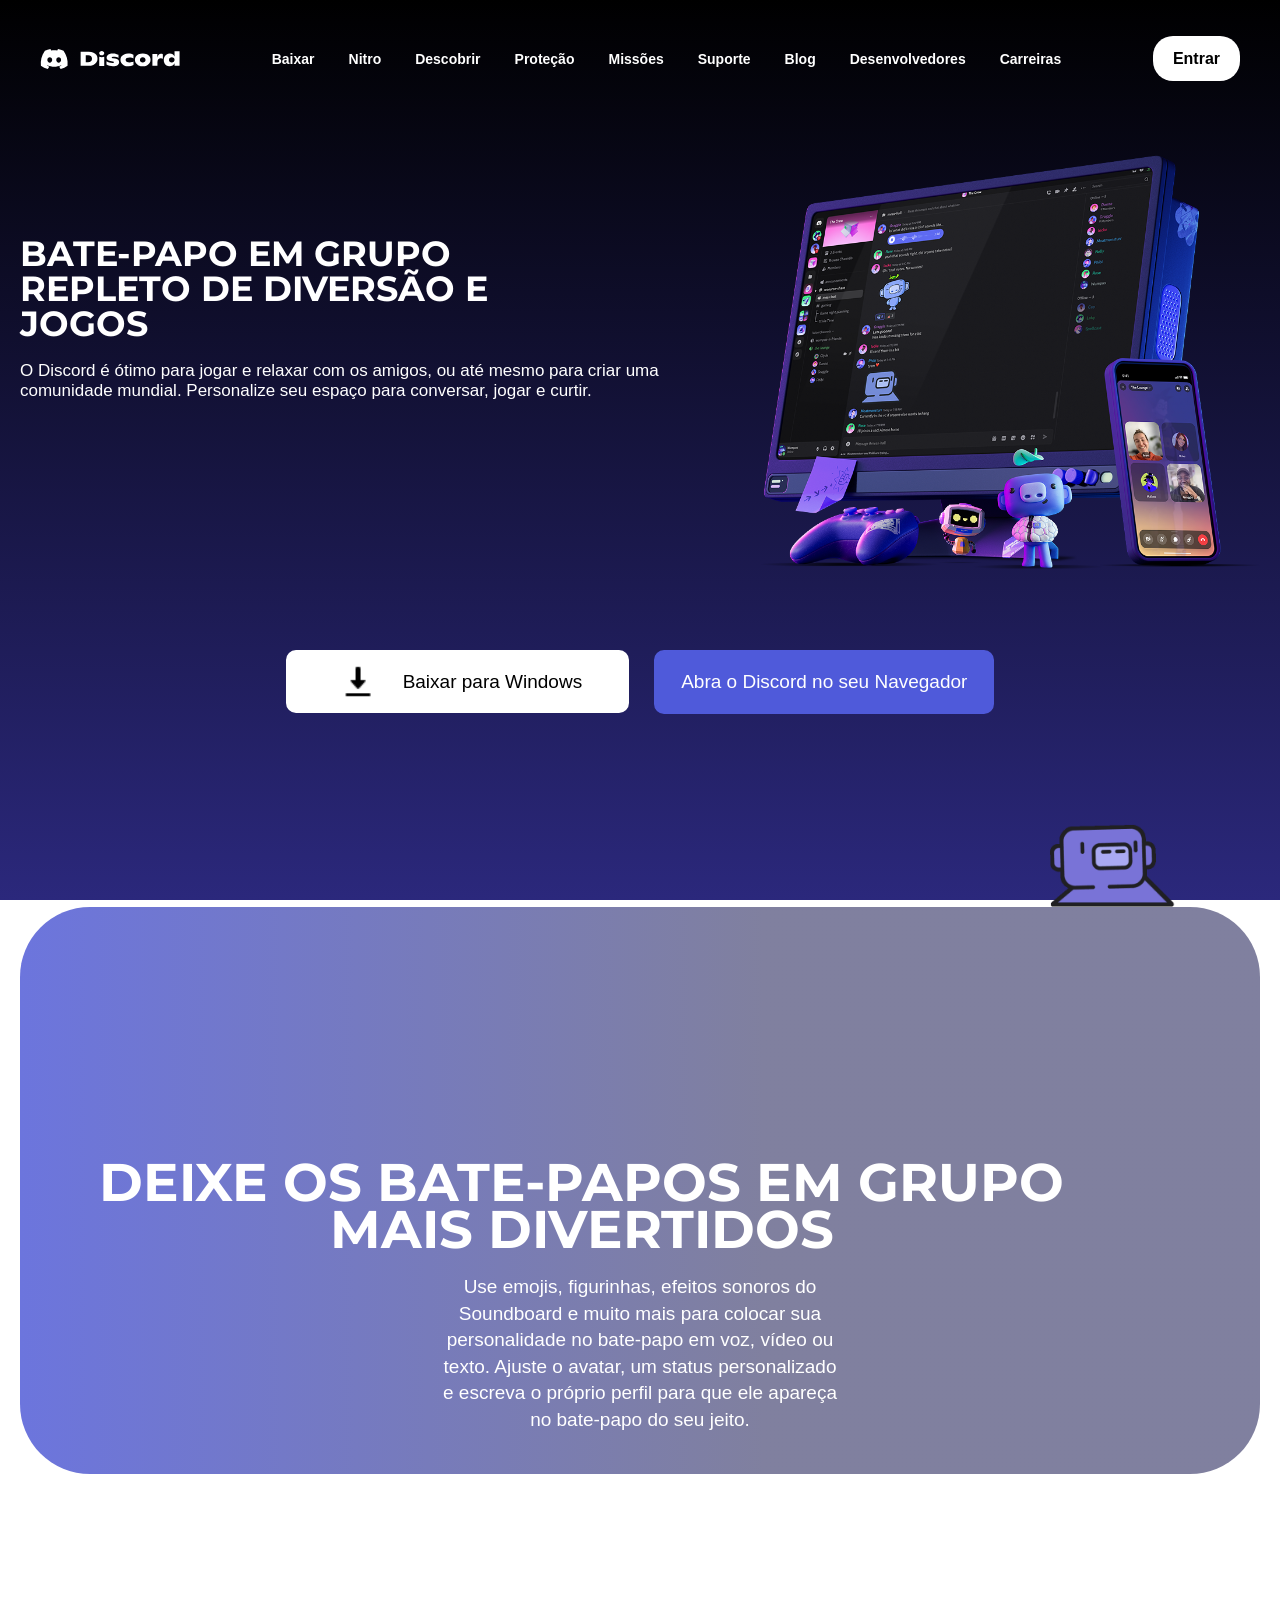
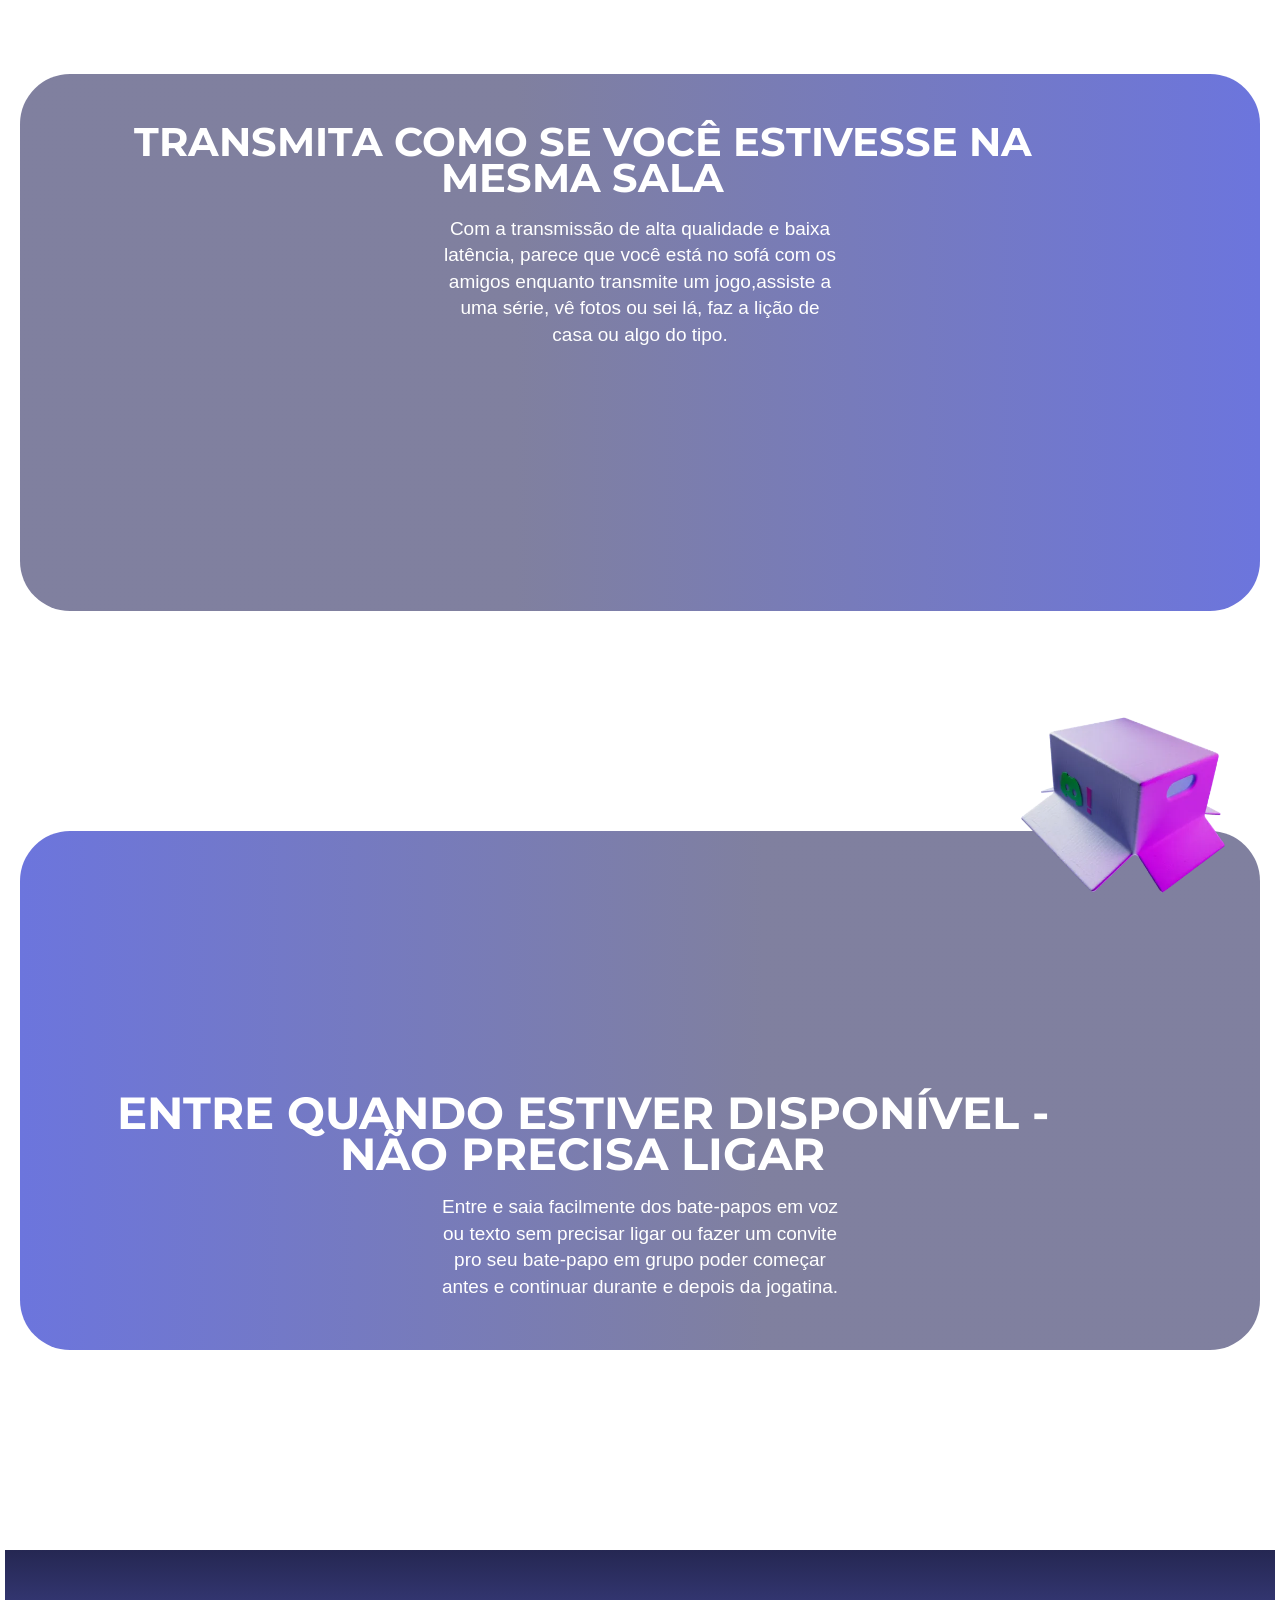
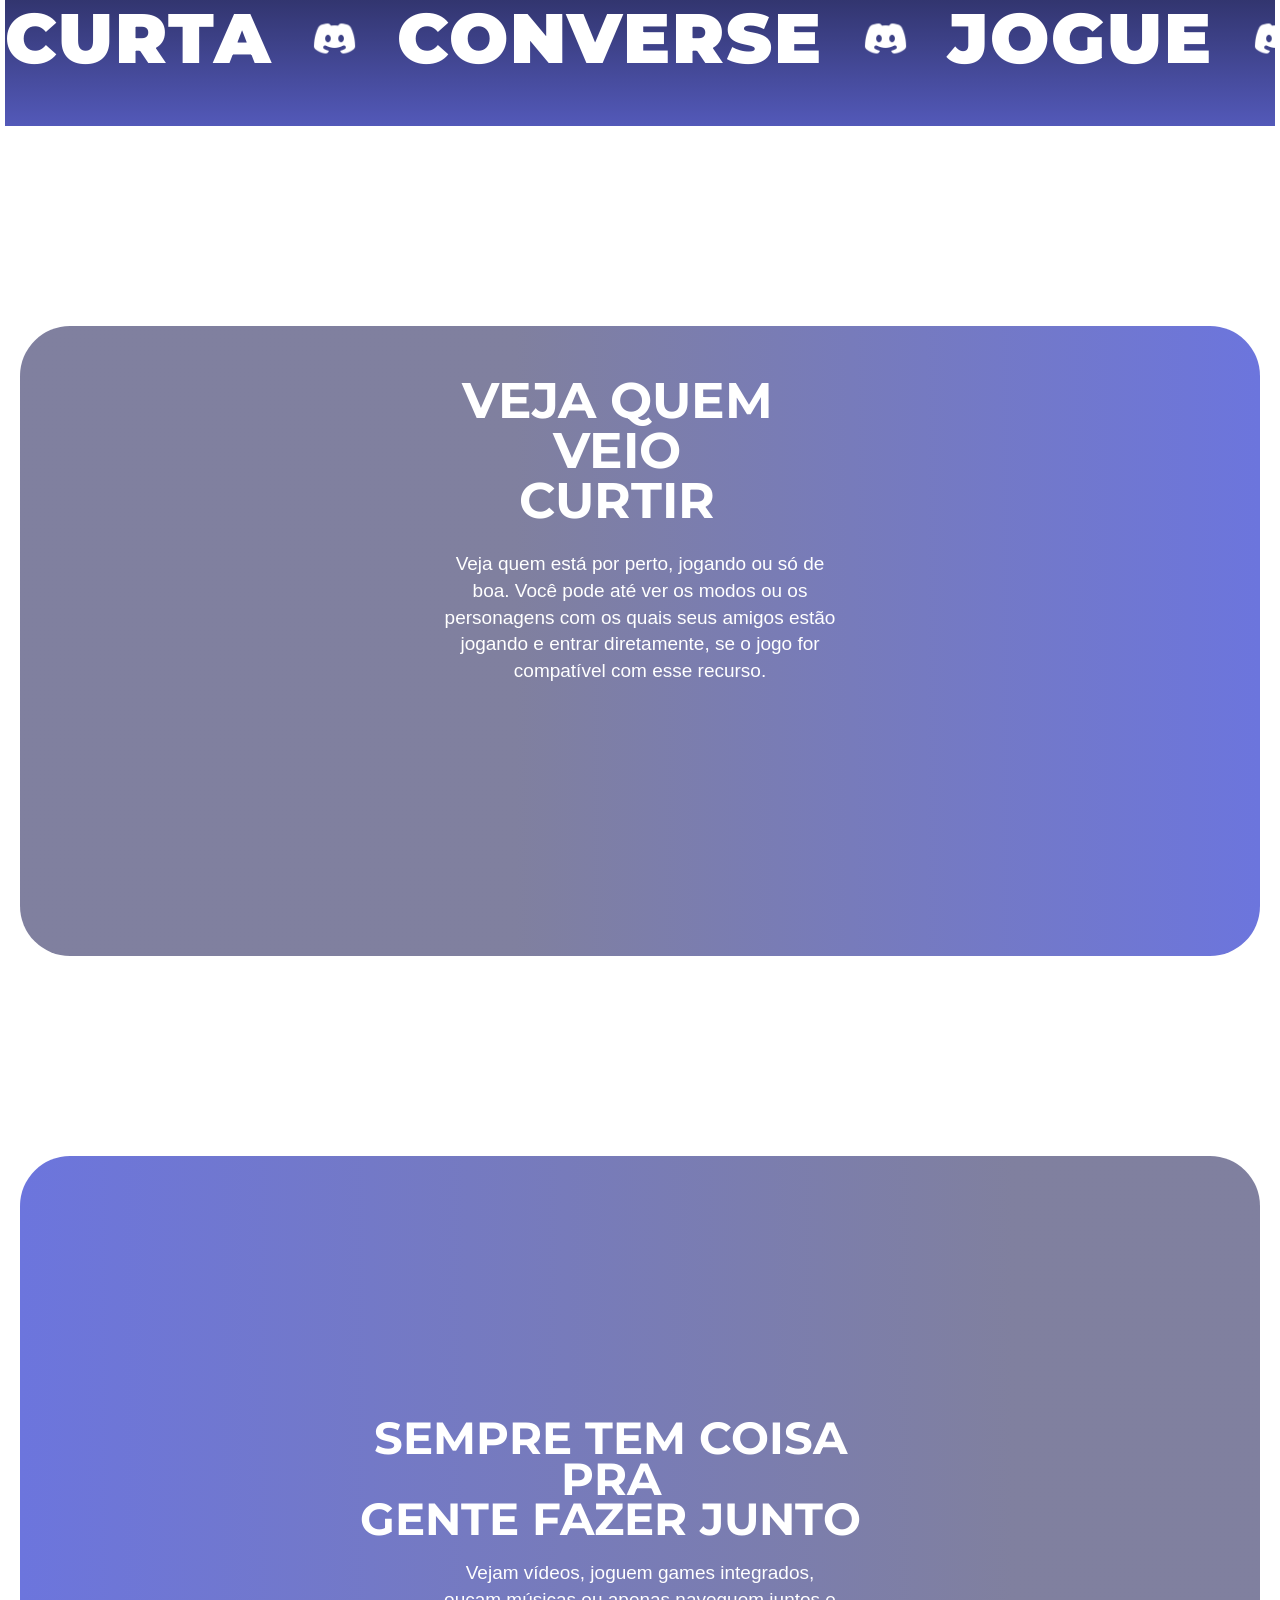
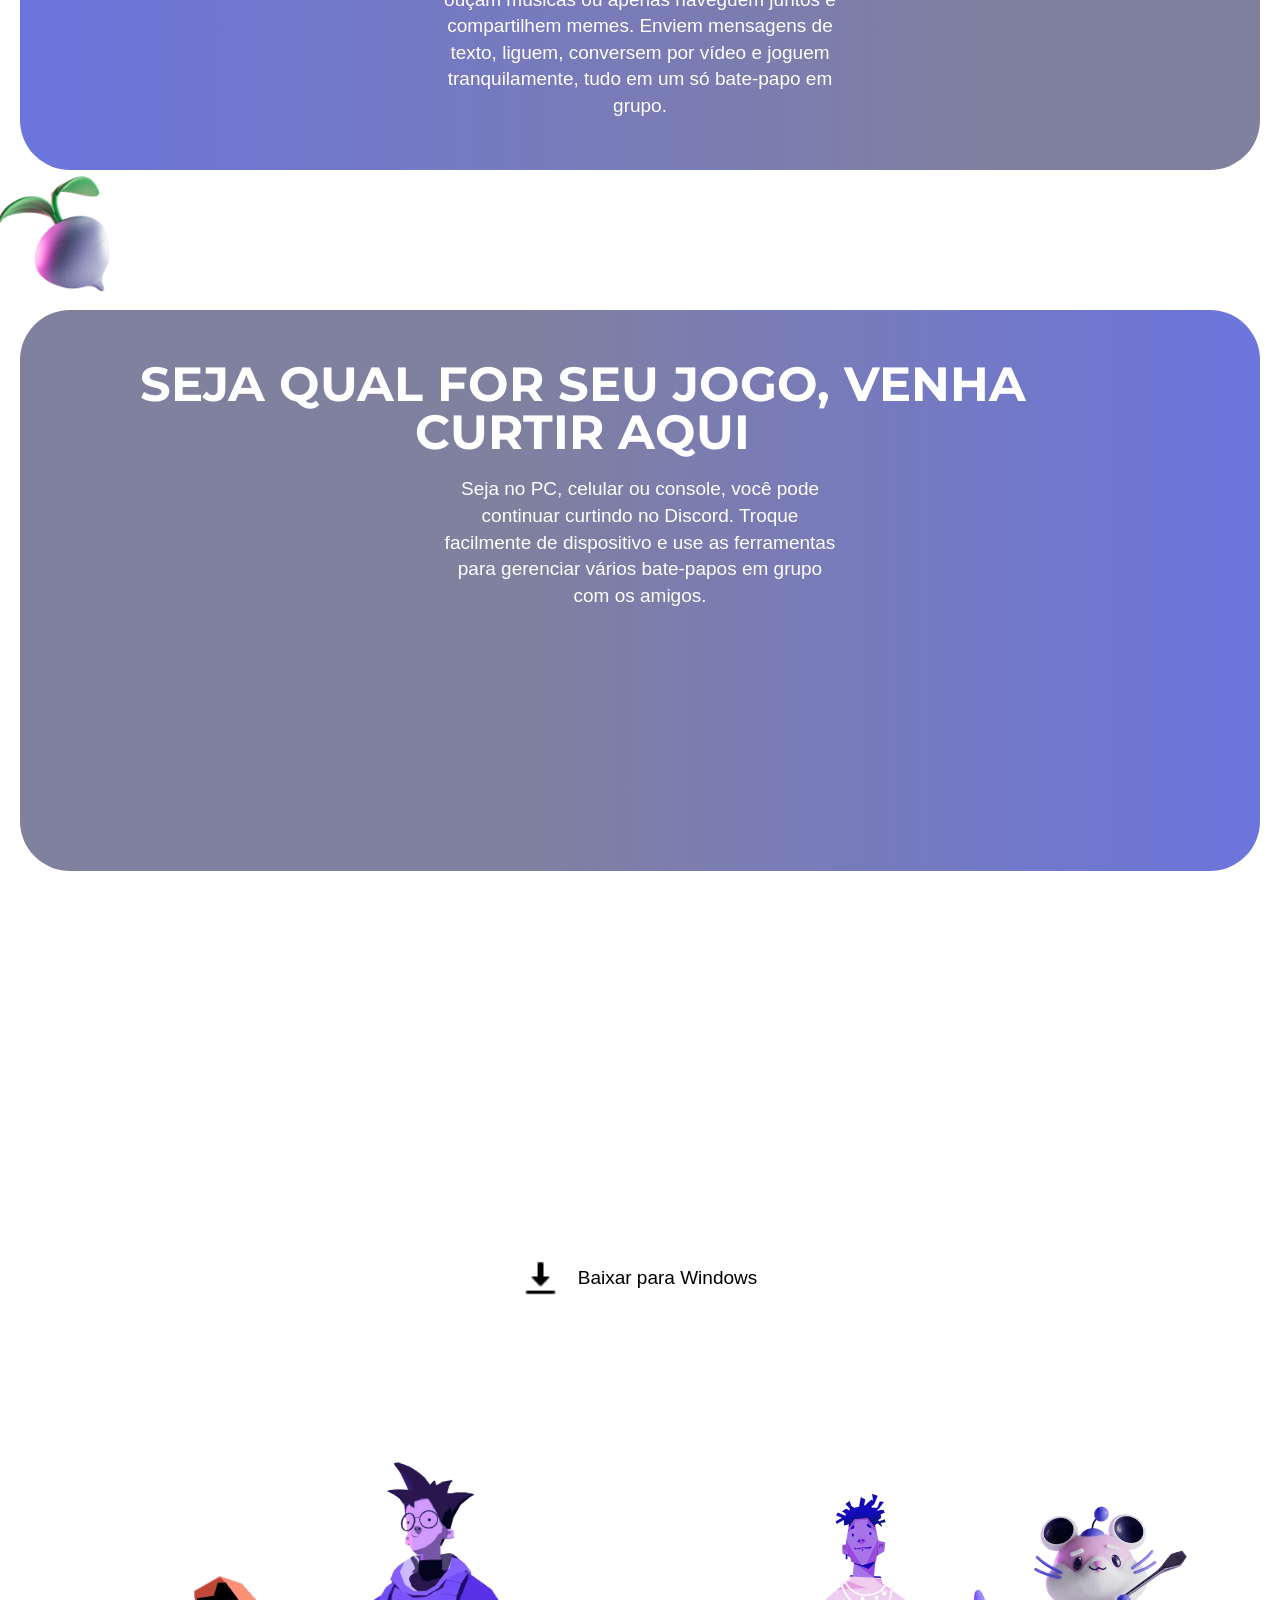
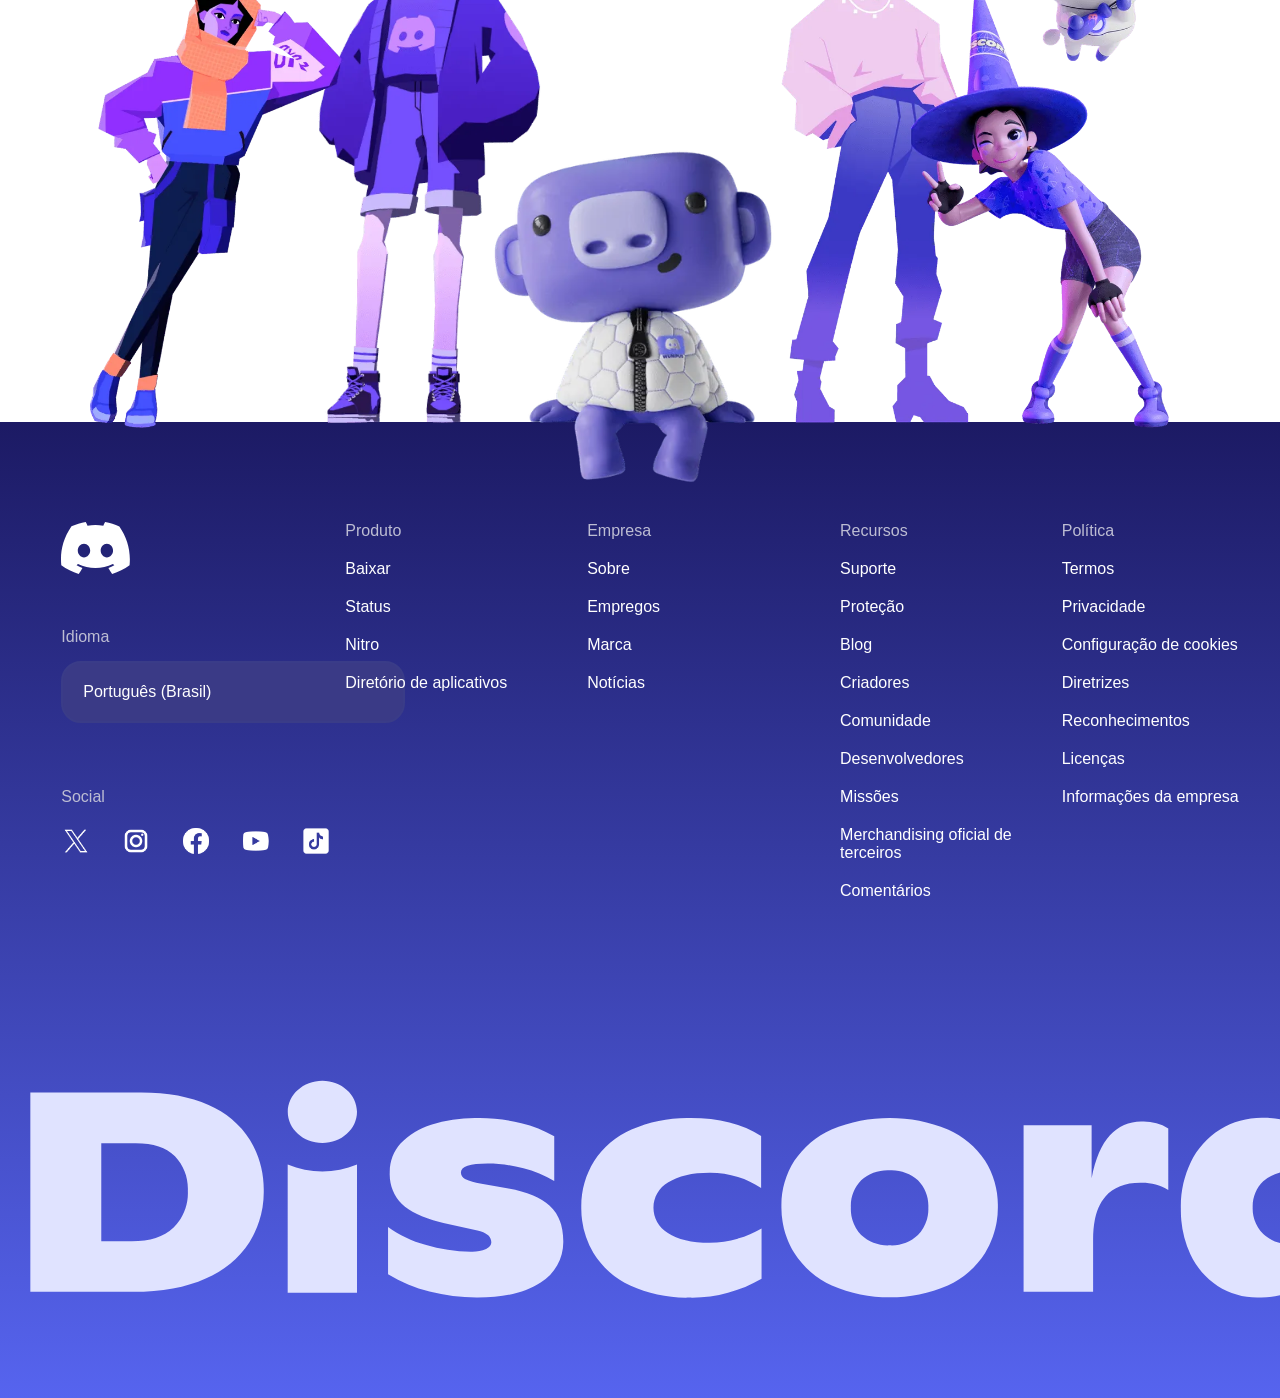
<file: Discord/index.html>
<!DOCTYPE html>
<html lang="pt-br">
<head>
    <meta charset="UTF-8">
    <meta name="viewport" content="width=device-width, initial-scale=1.0">
    <link rel="stylesheet" href="style.css">
    <link href="https://fonts.googleapis.com/css2?family=Montserrat:wght@900&display=swap" rel="stylesheet">
    <title>Copy Discord</title>
</head>
<body>
    <header>
        <img src="../Discord/src/imagens-footer/imagens/66e90ab9506850e8a5dd48e3_Discrod_MainLogo.svg" class="logo" alt="logo">

        <input type="checkbox" id="menu-toggle">

        <nav>
            <a href="../Discord/baixar/baixar.html">Baixar</a>
            <a href="../Discord/nitro/nitro.html">Nitro</a>
            <a href="../Discord/descobrir/descobrir.html">Descobrir</a>
            <a href="#">Proteção</a>
            <a href="#">Missões</a>
            <a href="#">Suporte</a>
            <a href="#">Blog</a>
            <a href="#">Desenvolvedores</a>
            <a href="#">Carreiras</a>
        </nav>

        <div class="header-acoes">
                <a class="Entrar" href="login/login.html">Entrar</a>
            
            <label for="menu-toggle" class="hamburger">☰</label>
        </div>
    </header>

    <article>
        <main>
            <div class="hero">

                <!-- lado esquerdo: imagem -->
                <div class="hero-texto">
                    <h1>BATE-PAPO EM GRUPO REPLETO DE DIVERSÃO E JOGOS</h1>
                    <p>O Discord é ótimo para jogar e relaxar com os amigos, ou até mesmo para criar uma comunidade mundial. Personalize seu espaço para conversar, jogar e curtir.</p>
                </div>

                <!-- lado direito: texto -->
                <div class="hero-imagem">
                    <img src="../Discord/src/imagens-footer/imagens/6841ca4c5468891aedebb224_homepage-hero-mobile-858x803.webp" alt="img">
                </div>

            </div>

            <div class="botoes">
                <a href="https://discord.com/api/downloads/distributions/app/installers/latest?channel=stable&platform=win&arch=x64">
                    <div class="botao-download">
                        <img src="../Discord/src/imagens-footer/imagens/icons8-baixar-24.png" alt="Baixar para Windows" width="35px" height="38px">
                        <p>Baixar para Windows</p>
                    </div>
                </a>

                <div class="botao-navegador">
                    <p>Abra o Discord no seu Navegador</p>
                </div>
            </div>
            
            <div class="animacao">
                <img class="animacao" src="../Discord/src/imagens-footer/imagens/6620ec7544fa3849c3cb27fc_party_wumpus.gif" width="130px" alt="svg">
            </div>
        
            <div class="div-main">
                <div>
                    <video 
                        src="../Discord/src/imagens-footer/videos/video-1.mp4" width="600px" autoplay loop muted playsinline>
                    </video>
                </div>
                <div class="conteudo-main">
                    <div>
                        <h1>DEIXE OS BATE-PAPOS EM GRUPO MAIS DIVERTIDOS</h1>
                    </div>
                    
                    <div>
                        <p>Use emojis, figurinhas, efeitos sonoros do Soundboard e muito mais para colocar sua personalidade no bate-papo em voz, vídeo ou
                        texto. Ajuste o avatar, um status personalizado e escreva o próprio perfil para que ele apareça no bate-papo do seu jeito.</p>
                    </div>
                </div>
            </div>

            <div class="div-main-2">
                <div class="conteudo-main-2">
                    <div>
                        <h1>TRANSMITA COMO SE VOCÊ ESTIVESSE NA MESMA SALA</h1>
                    </div>

                    <div>
                        <p>Com a transmissão de alta qualidade e baixa latência, parece que você está no sofá com os amigos enquanto 
                        transmite um jogo,assiste a uma série, vê fotos ou sei lá, faz a lição de casa ou algo do tipo.</p>
                    </div>
                </div>
                
                <div>
                    <video
                        src="../Discord/src/imagens-footer/videos/video-2.mp4" width="600px" autoplay loop muted playsinline>
                    </video>
                </div>
            </div>

            <div class="box">
                <img src="../Discord/src/imagens-footer/imagens/6729d519a38959fc5dcc329a_Box.webp" width="230px" alt="box">
            </div>

            <div class="div-main-3">
                <div>
                    <video 
                        src="../Discord/src/imagens-footer/videos/video-3.mp4" width="600px" autoplay loop muted playsinline>
                    </video>
                </div>
                <div class="conteudo-main-3">
                    <div>
                        <h1>ENTRE QUANDO ESTIVER DISPONÍVEL - NÃO PRECISA LIGAR</h1>
                    </div>
                    
                    <div>
                        <p>Entre e saia facilmente dos bate-papos em voz ou texto sem precisar ligar ou fazer um convite
                        pro seu bate-papo em grupo poder começar antes e continuar durante e depois da jogatina.</p>
                    </div>
                </div>
            </div>

            <div class="faixa">
                <div class="faixa-conteudo">
                    <span>CURTA</span>
                    <img src="../Discord/src/imagens-footer/imagens/icons8-logo-discord-48 (1).png" width="45px">
                    <span>CONVERSE</span>
                    <img src="../Discord/src/imagens-footer/imagens/icons8-logo-discord-48 (1).png" width="45px">
                    <span>JOGUE</span>
                    <img src="../Discord/src/imagens-footer/imagens/icons8-logo-discord-48 (1).png" width="45px">
                    <span>CURTA</span>
                    <img src="../Discord/src/imagens-footer/imagens/icons8-logo-discord-48 (1).png" width="45px">
                    <span>CONVERSE</span>
                    <img src="../Discord/src/imagens-footer/imagens/icons8-logo-discord-48 (1).png" width="45px">
                    <span>JOGUE</span>
                    <img src="../Discord/src/imagens-footer/imagens/icons8-logo-discord-48 (1).png" width="45px">
                </div>
            </div>

            <div class="div-main-4">
                <div class="conteudo-main-4">
                    <div>
                        <h1>VEJA QUEM VEIO <br> CURTIR</h1>
                    </div>

                    <div>
                        <p>Veja quem está por perto, jogando ou só de boa. Você pode até ver os modos ou os personagens com os quais
                        seus amigos estão jogando e entrar diretamente, se o jogo for compatível com esse recurso.</p>
                    </div>
                </div>
                
                <div>
                    <video
                        src="src/imagens-footer/videos/video-4.mp4" width="600px" autoplay loop muted playsinline>
                    </video>
                </div>
            </div>

            <div class="div-main-5">
                <div>
                    <video 
                        src="src/imagens-footer/videos/video-5.mp4" width="600px" autoplay loop muted playsinline>
                    </video>
                </div>
                <div class="conteudo-main-5">
                    <div>
                        <h1>SEMPRE TEM COISA PRA <br> GENTE FAZER JUNTO</h1>
                    </div>
                    
                    <div>
                        <p>Vejam vídeos, joguem games integrados, ouçam músicas ou apenas naveguem juntos e compartilhem memes. Enviem 
                        mensagens de texto, liguem, conversem por vídeo e joguem tranquilamente, tudo em um só bate-papo em grupo.</p>
                    </div>
                </div>
            </div>
            <div class="cebola-main-5">
                <img class="cebola" src="../Discord/src/imagens-footer/imagens/cebola-roxa.webp" alt="cebola-roxa">
            </div>

            <div class="div-main-6">
                <div class="conteudo-main-6">
                    <div>
                        <h1>SEJA QUAL FOR SEU JOGO, VENHA CURTIR AQUI</h1>
                    </div>

                    <div>
                        <p>Seja no PC, celular ou console, você pode continuar curtindo no Discord. Troque facilmente de dispositivo 
                        e use as ferramentas para gerenciar vários bate-papos em grupo com os amigos.</p>
                    </div>
                </div>
                
                <div>
                    <video
                        src="src/imagens-footer/videos/video-6.mp4" width="650px" autoplay loop muted playsinline>
                    </video>
                </div>
            </div>

            <div class="div-explorer">
                <h1>NÃO HÁ MAIS O QUE EXPLORAR.</h1>
                <h1>É MELHOR IR CONVERSAR.</h1>
            </div>

            <div class="botoes">
                <div class="botao-download-1">
                    <img src="../Discord/src/imagens-footer/imagens/icons8-baixar-24.png" alt="Baixar para Windows" width="35px" height="38px" >
                    <a href="https://discord.com/api/downloads/distributions/app/installers/latest?channel=stable&platform=win&arch=x64"><p>Baixar para Windows</p></a>
                </div>
            </div>

            <div class="gangue-container">
                <img class="gangue" src="../Discord/src/imagens-footer/imagens/gangue.webp" alt="gangue" width="1100px">
                <img class="porquinho" src="../Discord/src/imagens-footer/imagens/porquinho.webp" alt="porquinho" width="400px">
            </div>

        </main>
        <footer>
            <div class="footer-1">

                <div class="coluna-1">
                    <img src="../Discord/src/imagens-footer/imagens/Discord-footer.svg" alt="Discord" width="70px">
                    <div class="idioma">
                        <p>Idioma</p>
                        <p class="selecao-idioma">Português (Brasil)</p>
                    </div>
                    <div class="social">
                    <p>Social</p>
                    <div class="Redes-sociais">
                        <img src="../Discord/src/imagens-footer/icons8-x-50.png" alt="X">
                        <img src="../Discord/src/imagens-footer/icons8-instagram-50.png" alt="Instagram">
                        <img src="../Discord/src/imagens-footer/icons8-facebook-novo-50.png" alt="Facebook">
                        <img src="../Discord/src/imagens-footer/icons8-youtube-50.png" alt="Youtube">
                        <img src="../Discord/src/imagens-footer/icons8-tiktok-50.png" alt="TikTok">
                    </div>
                </div>
            </div>
            
            <div class="coluna-2">
                <p>Produto</p>
                <p class="p-color">Baixar</p>
                <p class="p-color">Status</p>
                <p class="p-color">Nitro</p>
                <p class="p-color">Diretório de aplicativos</p>
            </div>
            
            <div class="coluna-3">
                <p>Empresa</p>
                <p class="p-color">Sobre</p>
                <p class="p-color">Empregos</p>
                <p class="p-color">Marca</p>
                <p class="p-color">Notícias</p>
            </div>
            
            <div class="coluna-4">
                <p>Recursos</p>
                <p class="p-color">Suporte</p>
                <p class="p-color">Proteção</p>
                <p class="p-color">Blog</p>
                <p class="p-color">Criadores</p>
                <p class="p-color">Comunidade</p>
                <p class="p-color">Desenvolvedores</p>
                <p class="p-color">Missões</p>
                <p class="p-color">Merchandising oficial de <br> terceiros</p>
                <p class="p-color">Comentários</p>
            </div>
            
            <div class="coluna-5">
                <p>Política</p>
                <p class="p-color">Termos</p>
                <p class="p-color">Privacidade</p>
                <p class="p-color">Configuração de cookies</p>
                <p class="p-color">Diretrizes</p>
                <p class="p-color">Reconhecimentos</p>
                <p class="p-color">Licenças</p>
                <p class="p-color">Informações da empresa</p>
            </div>
        </div>
        
            <div class="imagem-discordbig">
                <img src="../Discord/src/imagens-footer/Discord-big.svg" alt="Discord">
            </div>
        </footer>
    </article>
</body>
</html>
</file>
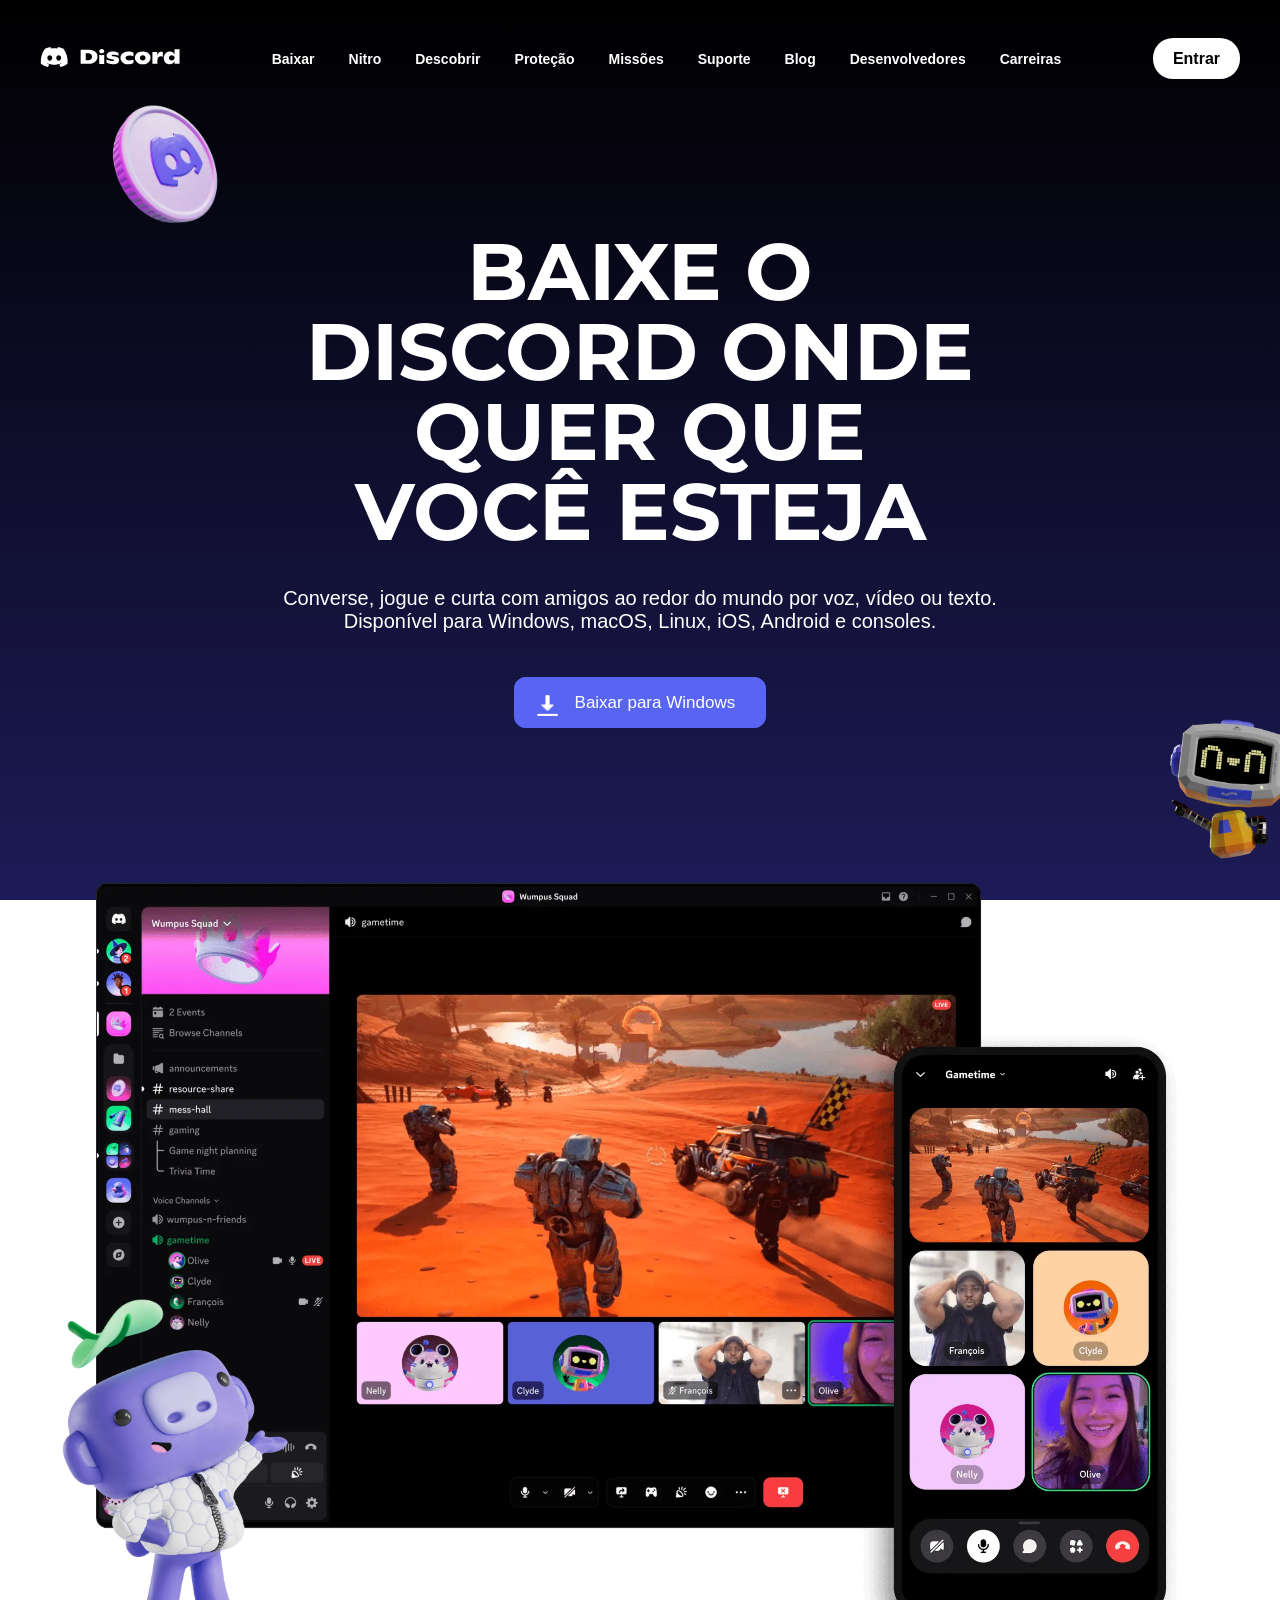
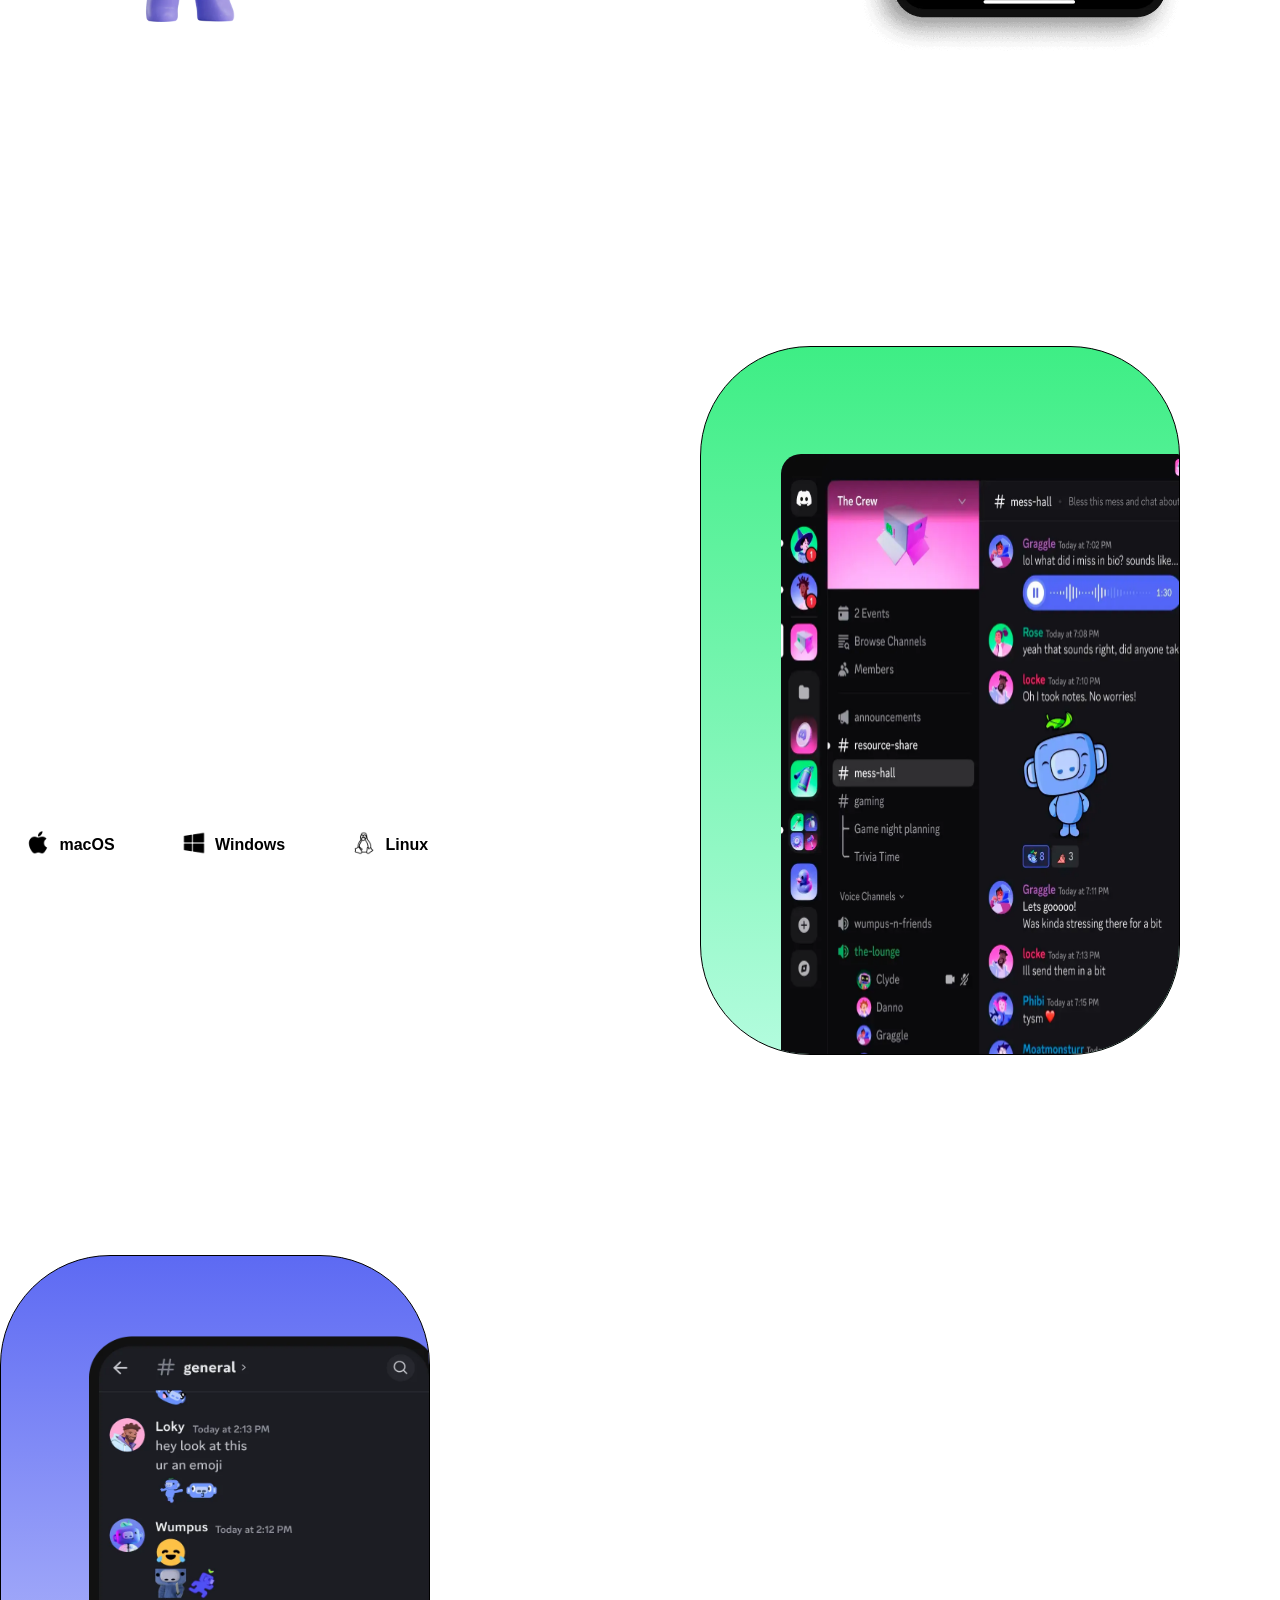
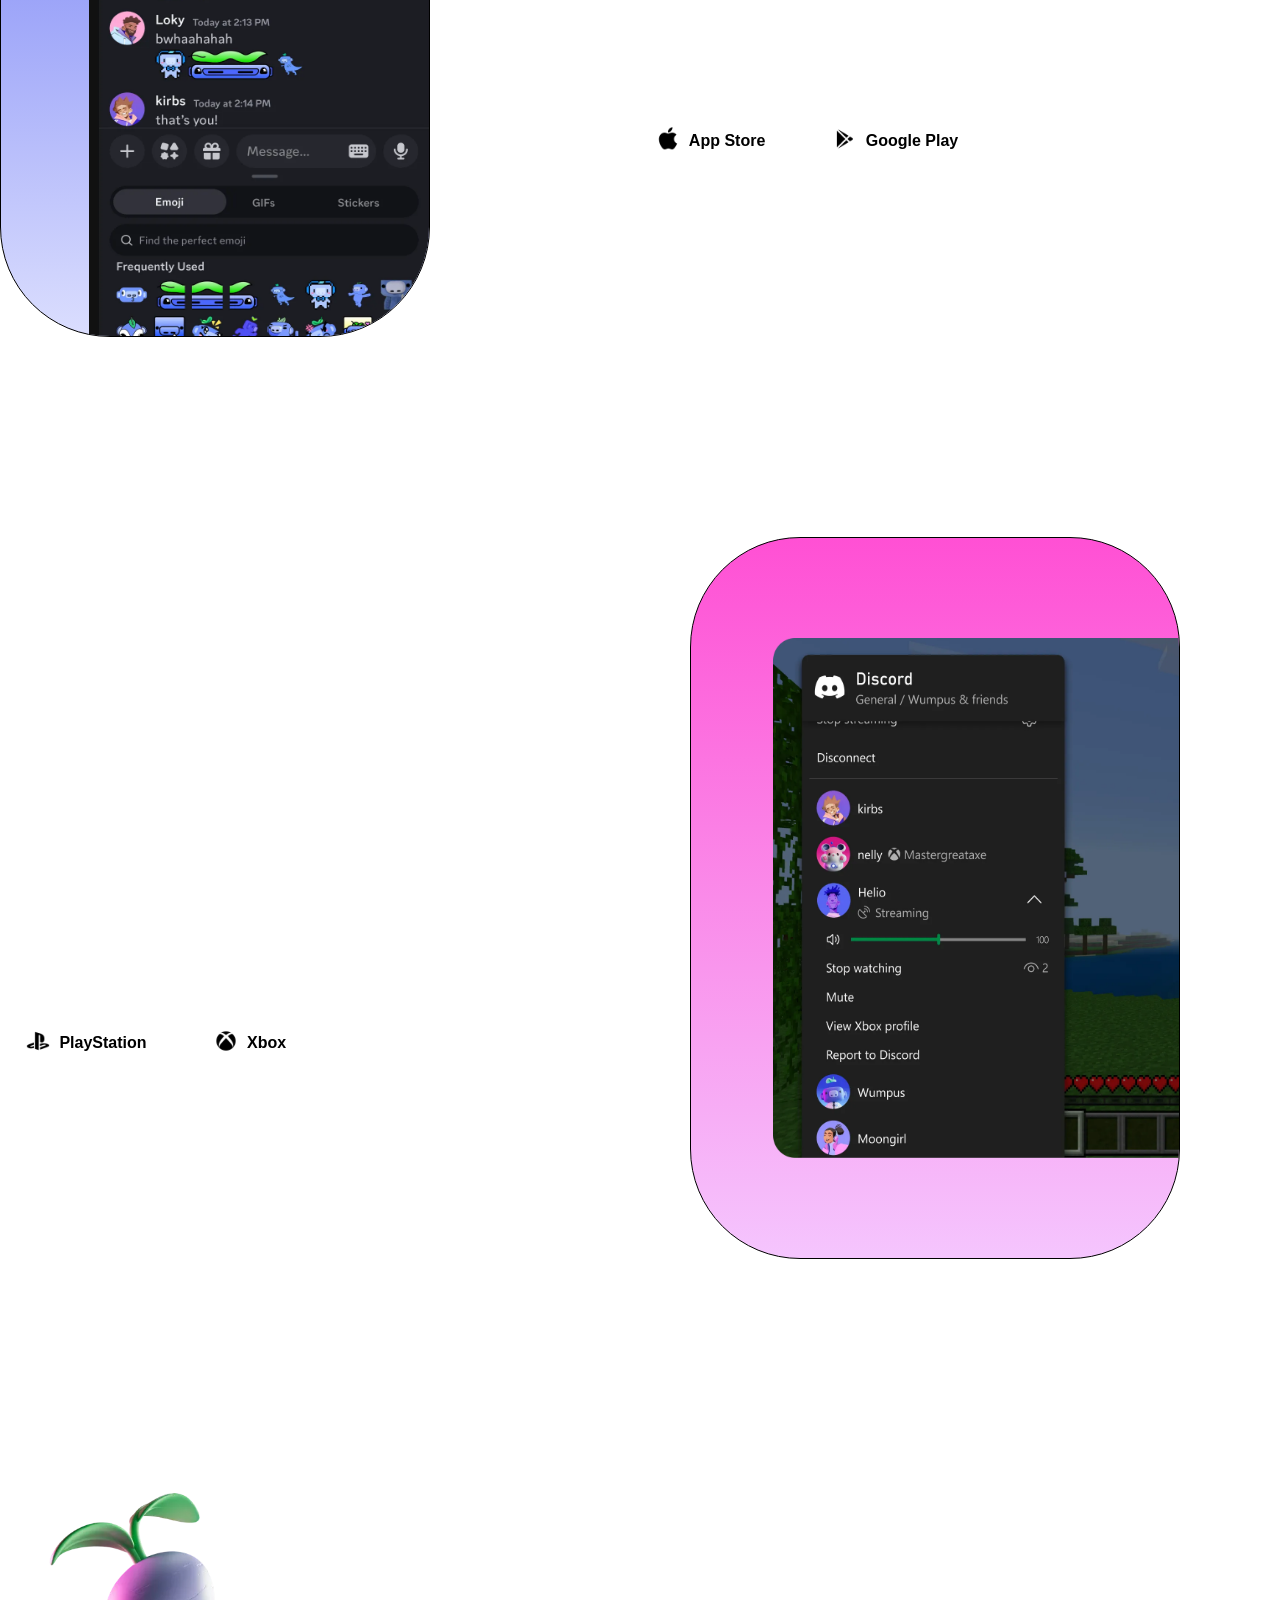
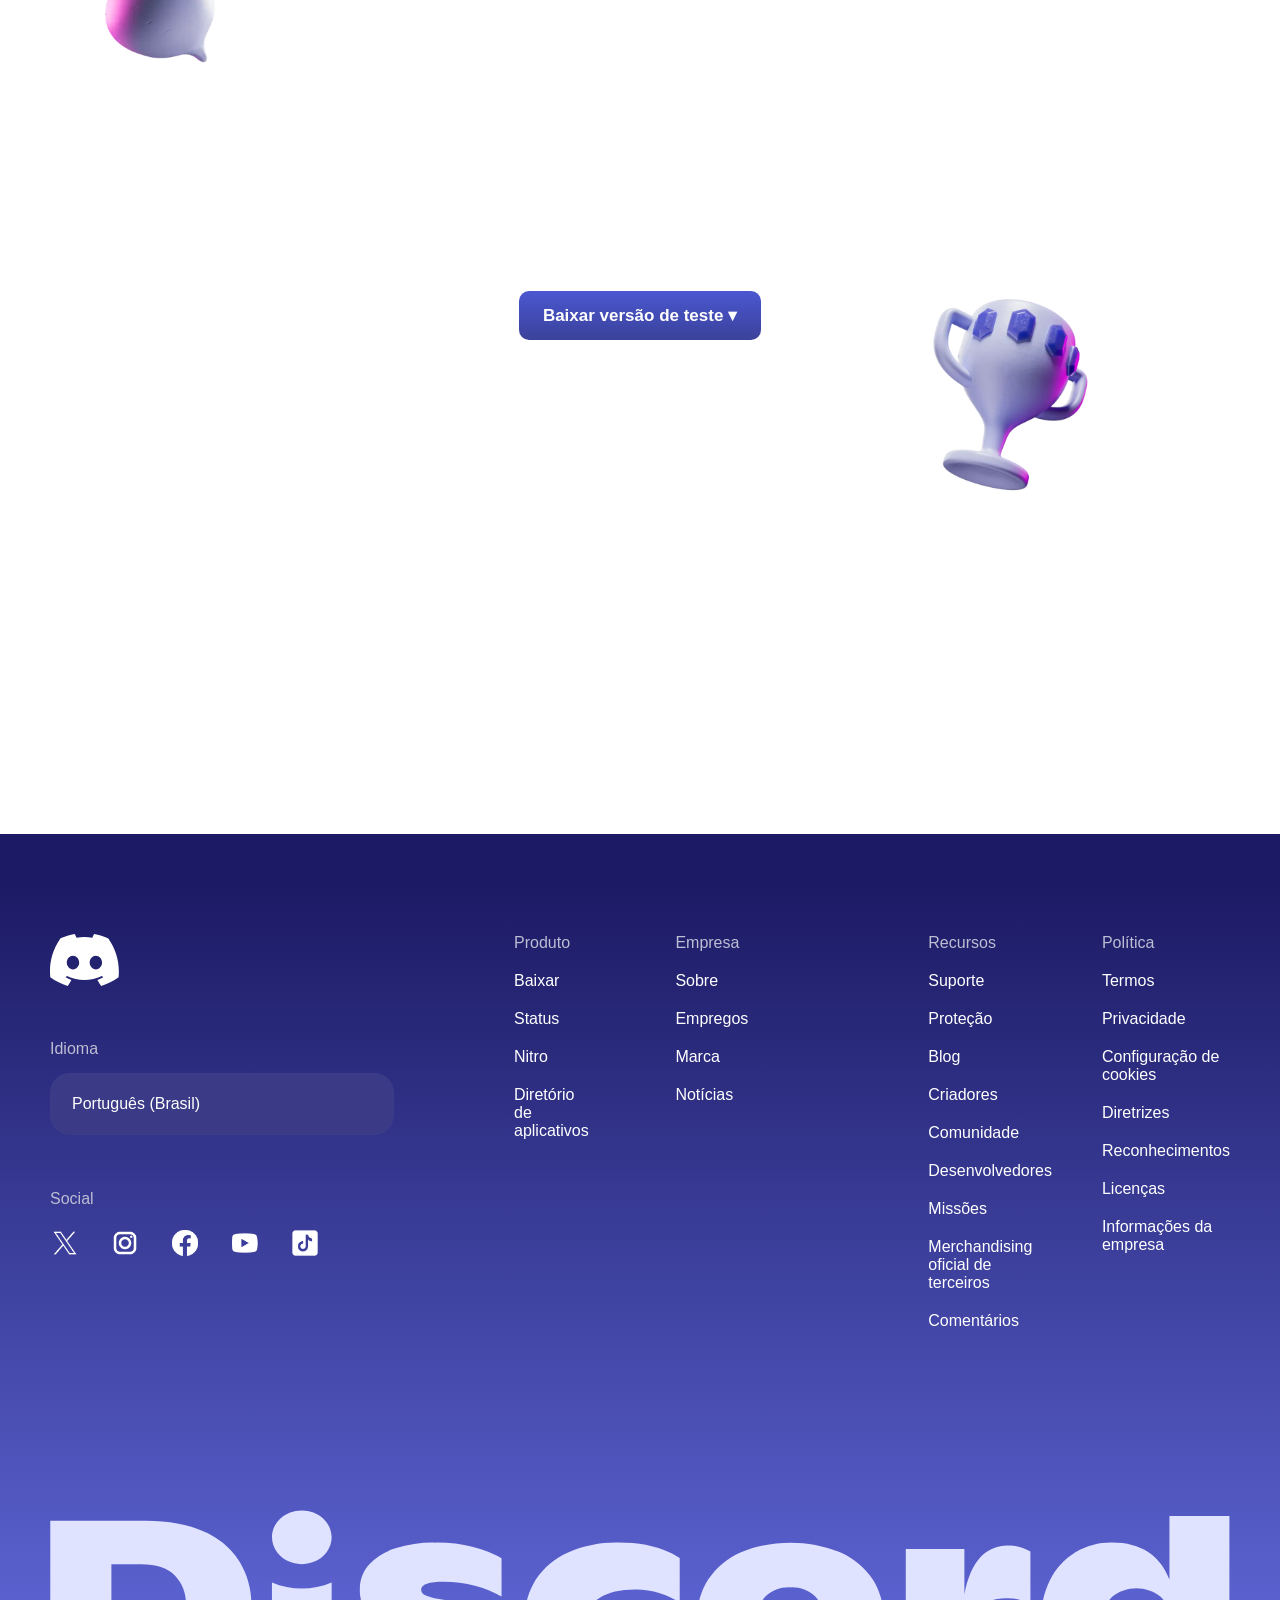
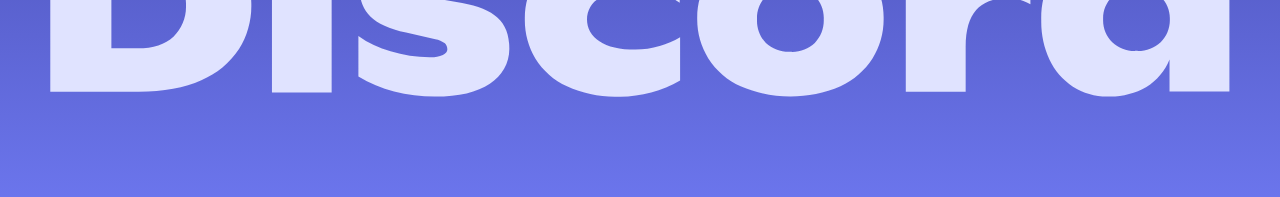
<file: Discord/baixar/baixar.html>
<!DOCTYPE html>
<html lang="pt-br">
<head>
    <meta charset="UTF-8">
    <meta name="viewport" content="width=device-width, initial-scale=1.0">
    <link rel="stylesheet" href="baixar.css">
    <link href="https://fonts.googleapis.com/css2?family=Montserrat:wght@900&display=swap" rel="stylesheet">
    <title>Download</title>
</head>
<body>
    <header>
         <a href="../index.html"><img class="logo" src="../src/imagens-footer/imagens/66e90ab9506850e8a5dd48e3_Discrod_MainLogo.svg" alt="Imagem Fundo"></a>

        <input type="checkbox" id="menu-toggle">
        <nav>
            <a href="#">Baixar</a>
            <a href="../nitro/nitro.html">Nitro</a>
            <a href="../descobrir/descobrir.html">Descobrir</a>
            <a href="#">Proteção</a>
            <a href="#">Missões</a>
            <a href="#">Suporte</a>
            <a href="#">Blog</a>
            <a href="#">Desenvolvedores</a>
            <a href="#">Carreiras</a>
        </nav>
    
        <div class="header-acoes">
            <a class="Entrar" href="../login/login.html">Entrar</a>
    
            <label for="menu-toggle" class="hamburger">☰</label>
        </div>
    </header>

    <article>
        <main>
            <div class="hero">
                <div class="moeda-discord">
                    <img src="../src/imagens-footer/imagem-tela-baixar/moeda-discord.webp" alt="">
                </div>

                <div class="hero-titulo">
                    <h1>BAIXE O DISCORD ONDE QUER QUE VOCÊ ESTEJA</h1>
                </div>

                <div class="conteudo-paragrafo">
                    <p>Converse, jogue e curta com amigos ao redor do mundo por voz, vídeo ou texto.
                    Disponível para Windows, macOS, Linux, iOS, Android e consoles.</p>
                </div>

                <div class="botao-download">
                    <a href="https://discord.com/api/downloads/distributions/app/installers/latest?channel=stable&platform=win&arch=x64" target="_blank">
                        <img src="../src/imagens-footer/imagem-tela-baixar/icons8-baixar-24 (1).png" alt=""> Baixar para Windows
                    </a>
                </div>
                <div class="robozinho">
                    <img src="../src/imagens-footer/imagem-tela-baixar/robozinho-discord.webp" alt="">
                </div>
            </div>

            <div class="hero-game">
                <img class="game-img" src="../src/imagens-footer/imagem-tela-baixar/tela-pc-celular-discord.webp" alt="">
            </div>
            <div class="folha">
                <img src="../src/imagens-footer/imagem-tela-baixar/folha-chapeu.webp" alt="">
            </div>
            <div class="porquinho">
                <img src="../src/imagens-footer/imagem-tela-baixar/porquinho-mostrando.webp" alt="">
            </div>

            <div class="conteudo-2">
                
                <div class="hero-conteudo-2">
                    <h1>BAIXE PARA COMPUTADOR</h1>
                    <p>Use o Discord para conversar facilmente enquanto joga seus jogos favoritos, exibir
                    o que está jogando como status e transmitir suas partidas para os amigos.</p>

                    <div class="links-instalar">
                        <a class="link" href="https://discord.com/api/download?platform=osx">
                            <img src="../src/imagens-footer/imagem-tela-baixar/icons8-mac-os-30.png" alt="Apple"> macOS
                        </a>

                        <a class="link" href="https://discord.com/api/downloads/distributions/app/installers/latest?channel=stable&platform=win&arch=x64">
                            <img src="../src/imagens-footer/imagem-tela-baixar/icons8-windows-10-30.png" alt="Windows"> Windows
                        </a>

                        <a class="link" href="https://discord.com/api/download?platform=linux&format=deb">
                            <img src="../src/imagens-footer/imagem-tela-baixar/icons8-linux-30.png" alt="Linux"> Linux
                        </a>

                    </div>
                </div>
                <div class="hero-game-2">
                    <img src="../src/imagens-footer/imagem-tela-baixar/imagem-1.webp" alt="imagem baixar">
                </div>

            </div>

            <div class="conteudo-3">

                <div class="hero-game-3">
                    <img src="../src/imagens-footer/imagem-tela-baixar/imagem-celular.webp" alt="">
                </div>

                <div class="hero-conteudo-3">
                    <h1>BAIXE PARA CELULAR</h1>
                    <p>Tá andando por aí? Afundado num pufe gigantesco? Leve o Discord com você e converse
                    quando quiser, divirta-se com os amigos ou apenas veja o que tá rolando.</p>

                    <div class="links-instalar-2">

                        <a class="links" href="https://discordapp.onelink.me/Hs5r/?deep_link_value=https%3A%2F%2Fitunes.apple.com%2Fus%2Fapp%2Fdiscord-chat-for-games%2Fid985746746%3Ffingerprint%3D1507209051719598100.KcukAIXio4EnYOZ-meLbiO5_aJ4%26attemptId%3Dbc963a00-5c18-474f-8bfb-58fdd01e6f12&pid=download&af_force_deeplink=true&af_og_description=Seu%20lugar%20para%20conversar%20com%20suas%20comunidades%20e%20amigos.&af_dp=discord%3A%2F%2Fapp%2Fopen%23https%3A%2F%2Fitunes.apple.com%2Fus%2Fapp%2Fdiscord-chat-for-games%2Fid985746746%3Ffingerprint%3D1507209051719598100.KcukAIXio4EnYOZ-meLbiO5_aJ4%26attemptId%3Dbc963a00-5c18-474f-8bfb-58fdd01e6f12">
                            <img src="../src/imagens-footer/imagem-tela-baixar/icons8-mac-os-30.png" alt="Apple"> App Store
                        </a>
                        <a class="links" href="https://discordapp.onelink.me/Hs5r/?deep_link_value=https%3A%2F%2Fplay.google.com%2Fstore%2Fapps%2Fdetails%3Fid%3Dcom.discord%26fingerprint%3D1507209051719598100.KcukAIXio4EnYOZ-meLbiO5_aJ4%26attemptId%3D9454572a-461c-4d04-a14f-aa0eda56eebd&pid=download&af_force_deeplink=true&af_og_description=Seu%20lugar%20para%20conversar%20com%20suas%20comunidades%20e%20amigos.&af_dp=discord%3A%2F%2Fapp%2Fopen%23https%3A%2F%2Fplay.google.com%2Fstore%2Fapps%2Fdetails%3Fid%3Dcom.discord%26fingerprint%3D1507209051719598100.KcukAIXio4EnYOZ-meLbiO5_aJ4%26attemptId%3D9454572a-461c-4d04-a14f-aa0eda56eebd">
                            <img src="../src/imagens-footer/imagem-tela-baixar/icons8-google-play-30.png" alt=""> Google Play
                        </a>
                    </div>
                </div>


            </div>

            <div class="conteudo-4">

                <div class="hero-conteudo-4">
                    <h1>VINCULE SEU CONSOLE</h1>
                    <p>Do sofá, coordene suas jogadas e converse com seus amigos do Discord pelo PC, celular e consoles
                    — nas plataformas compatíveis, você pode até transmitir seu jogo diretamente do console.</p>
                    <div class="links-instalar-3">
                        <a class="links-3" href="https://discord.com/blog/playstation-5-voice-integration-announcement">
                            <img src="../src/imagens-footer/imagem-tela-baixar/icons8-playstation-30.png" alt="PlayStation"> PlayStation
                        </a>
    
                        <a class="links-3" href="https://discord.com/blog/xbox-voice-integration-announcement">
                            <img src="../src/imagens-footer/imagem-tela-baixar/icons8-xbox-30.png" alt="Xbox"> Xbox
                        </a>
                    </div>
                </div>

                <div class="hero-game-4">
                    <img src="../src/imagens-footer/imagem-tela-baixar/imagem-console.webp" alt="Imagem Console">
                </div>

            </div>

            <div class="versao-baixar">
                <img class="cebola" src="../src/imagens-footer/imagens/cebola-roxa.webp" alt="Cebola Roxa">

                <div class="conteudo-versao">
                    <h1>GOSTA DE VIVER PERIGOSAMENTE?</h1>
                    <p>Experimente os recursos mais recentes antes do lançamento usando nossa versão pública de teste.</p>
                </div>

                <div class="dropdown">
                    <input type="checkbox" id="toggle">
                    <label for="toggle" class="dropdown-btn">
                        Baixar versão de teste ▾
                    </label>
                    <ul class="dropdown-menu">
                        <li><a href="https://discord.com/api/download/ptb?platform=osx">Mac</a></li>
                        <li><a href="https://discord.com/api/downloads/distributions/app/installers/latest?channel=ptb&platform=win&arch=x64">Windows 64-bit</a></li>
                        <li><a href="https://discord.com/api/downloads/distributions/app/installers/latest?channel=ptb&platform=win&arch=arm64">Windows ARM64</a></li>
                        <li><a href="https://discord.com/api/download/ptb?platform=linux&format=deb">Linux deb</a></li>
                        <li><a href="https://discord.com/api/download/ptb?platform=linux&format=tar.gz">Linux tar.gz</a></li>
                    </ul>
                </div>

                <div class="trofeu">
                    <img src="../src/imagens-footer/imagem-tela-baixar/Trofeu.webp" alt="Troféu">
                </div>

            </div>

        </main>

        <footer>
            <div class="footer-1">

                <div class="coluna-1">
                    <img src="../src/imagens-footer/imagens/Discord-footer.svg" alt="Discord" width="70px">
                    <div class="idioma">
                        <p>Idioma</p>
                        <p class="selecao-idioma">Português (Brasil)</p>
                    </div>
                    <div class="social">
                    <p>Social</p>
                    <div class="Redes-sociais">
                        <img src="../src/imagens-footer/icons8-x-50.png" alt="X">
                        <img src="../src/imagens-footer/icons8-instagram-50.png" alt="Instagram">
                        <img src="../src/imagens-footer/icons8-facebook-novo-50.png" alt="Facebook">
                        <img src="../src/imagens-footer/icons8-youtube-50.png" alt="Youtube">
                        <img src="../src/imagens-footer/icons8-tiktok-50.png" alt="TikTok">
                    </div>
                </div>
            </div>
            
            <div class="coluna-2">
                <p>Produto</p>
                <p class="p-color">Baixar</p>
                <p class="p-color">Status</p>
                <p class="p-color">Nitro</p>
                <p class="p-color">Diretório de aplicativos</p>
            </div>
            
            <div class="coluna-3">
                <p>Empresa</p>
                <p class="p-color">Sobre</p>
                <p class="p-color">Empregos</p>
                <p class="p-color">Marca</p>
                <p class="p-color">Notícias</p>
            </div>
            
            <div class="coluna-4">
                <p>Recursos</p>
                <p class="p-color">Suporte</p>
                <p class="p-color">Proteção</p>
                <p class="p-color">Blog</p>
                <p class="p-color">Criadores</p>
                <p class="p-color">Comunidade</p>
                <p class="p-color">Desenvolvedores</p>
                <p class="p-color">Missões</p>
                <p class="p-color">Merchandising oficial de <br> terceiros</p>
                <p class="p-color">Comentários</p>
            </div>
            
            <div class="coluna-5">
                <p>Política</p>
                <p class="p-color">Termos</p>
                <p class="p-color">Privacidade</p>
                <p class="p-color">Configuração de cookies</p>
                <p class="p-color">Diretrizes</p>
                <p class="p-color">Reconhecimentos</p>
                <p class="p-color">Licenças</p>
                <p class="p-color">Informações da empresa</p>
            </div>
        </div>
        
            <div class="imagem-discordbig">
                <img src="../src/imagens-footer/Discord-big.svg" alt="Discord">
            </div>
        </footer>
    </article>
</body>
</html>
</file>
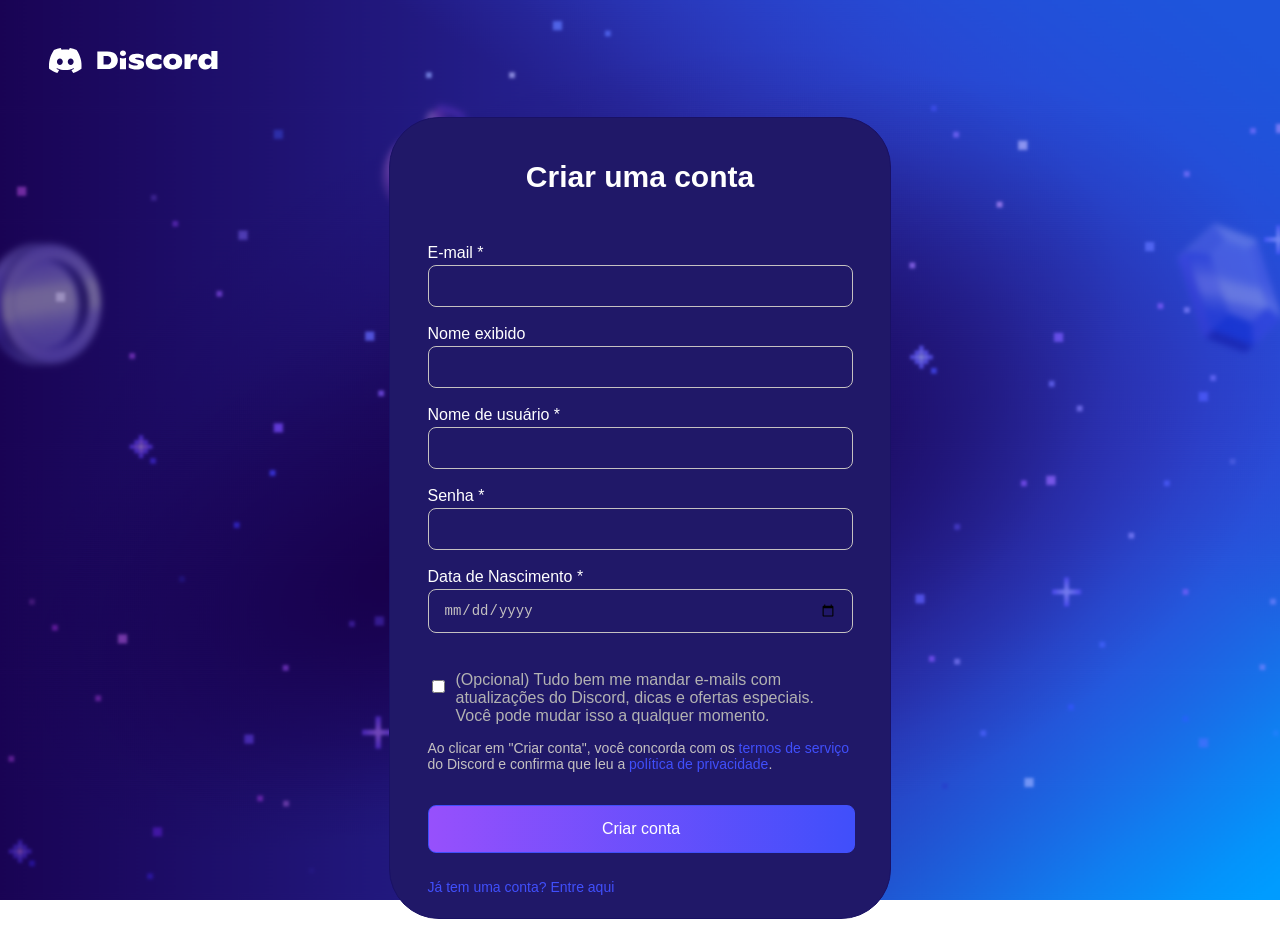
<file: Discord/cadastro/cadastro.html>
<!DOCTYPE html>
<html lang="pt-br">
<head>
    <meta charset="UTF-8">
    <meta name="viewport" content="width=device-width, initial-scale=1.0">
    <link rel="stylesheet" href="../cadastro/cadastro.css">
    <title>Cadastro</title>
</head>
<body>
    <header>
        <a href="../index.html"><img src="../src/imagens-footer/imagens/66e90ab9506850e8a5dd48e3_Discrod_MainLogo.svg" alt="Imagem Fundo"></a>
    </header>

    <main>  
        <div class="conteudo">
            
            <div class="lado-esquerdo">
                <div class="boas-vindas">
                    <h1>Criar uma conta</h1>
                </div>

                <div class="login">
                    <label>E-mail *</label>
                    <input type="email" name="email">

                    <label>Nome exibido</label>
                    <input type="text" name="name">

                    <label>Nome de usuário *</label>
                    <input type="text" name="username">

                    <label>Senha *</label>
                    <input type="password" name="password">

                    <label>Data de Nascimento *</label>
                    <input type="date" id="nascimento" name="nascimento" max="2026-05-21">

                    <div class="checkbox">
                        <input type="checkbox" name="checkbox">
                        <label class="label-termos">(Opcional) Tudo bem me mandar e-mails com atualizações do Discord, dicas
                        e ofertas especiais. Você pode mudar isso a qualquer momento.</label>
                    </div>
                    
                    <p class="termos">Ao clicar em "Criar conta", você concorda com os <span>termos de serviço</span> do Discord
                    e confirma que leu a <span>política de privacidade</span>.</p>

                    <div class="botao-entrar">
                        <a href="#">Criar conta</a>
                    </div>
                    
                    <div class="cadastro">
                        <p><a href="../login/login.html">Já tem uma conta? Entre aqui</a></p>
                    </div>
                </div>
            </div>

        </div>  
    </main>
</body>
</html>
</file>
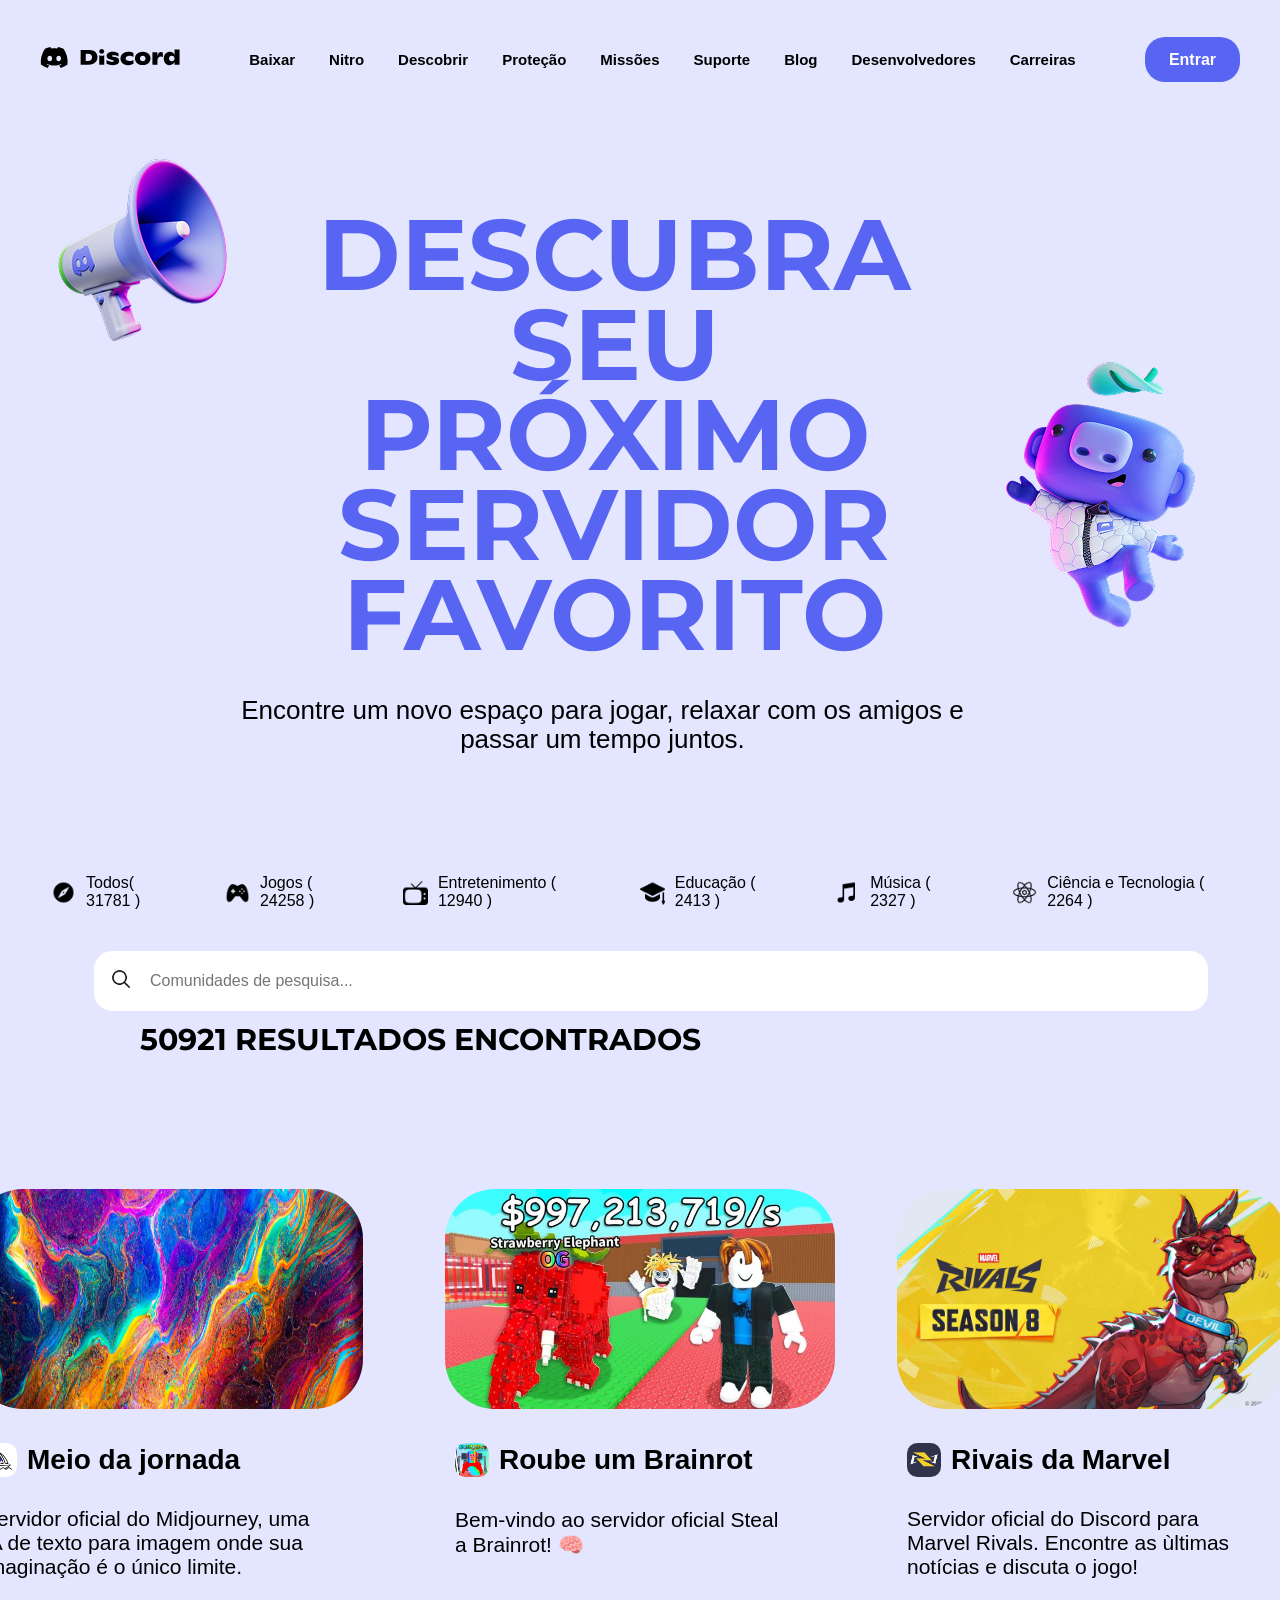
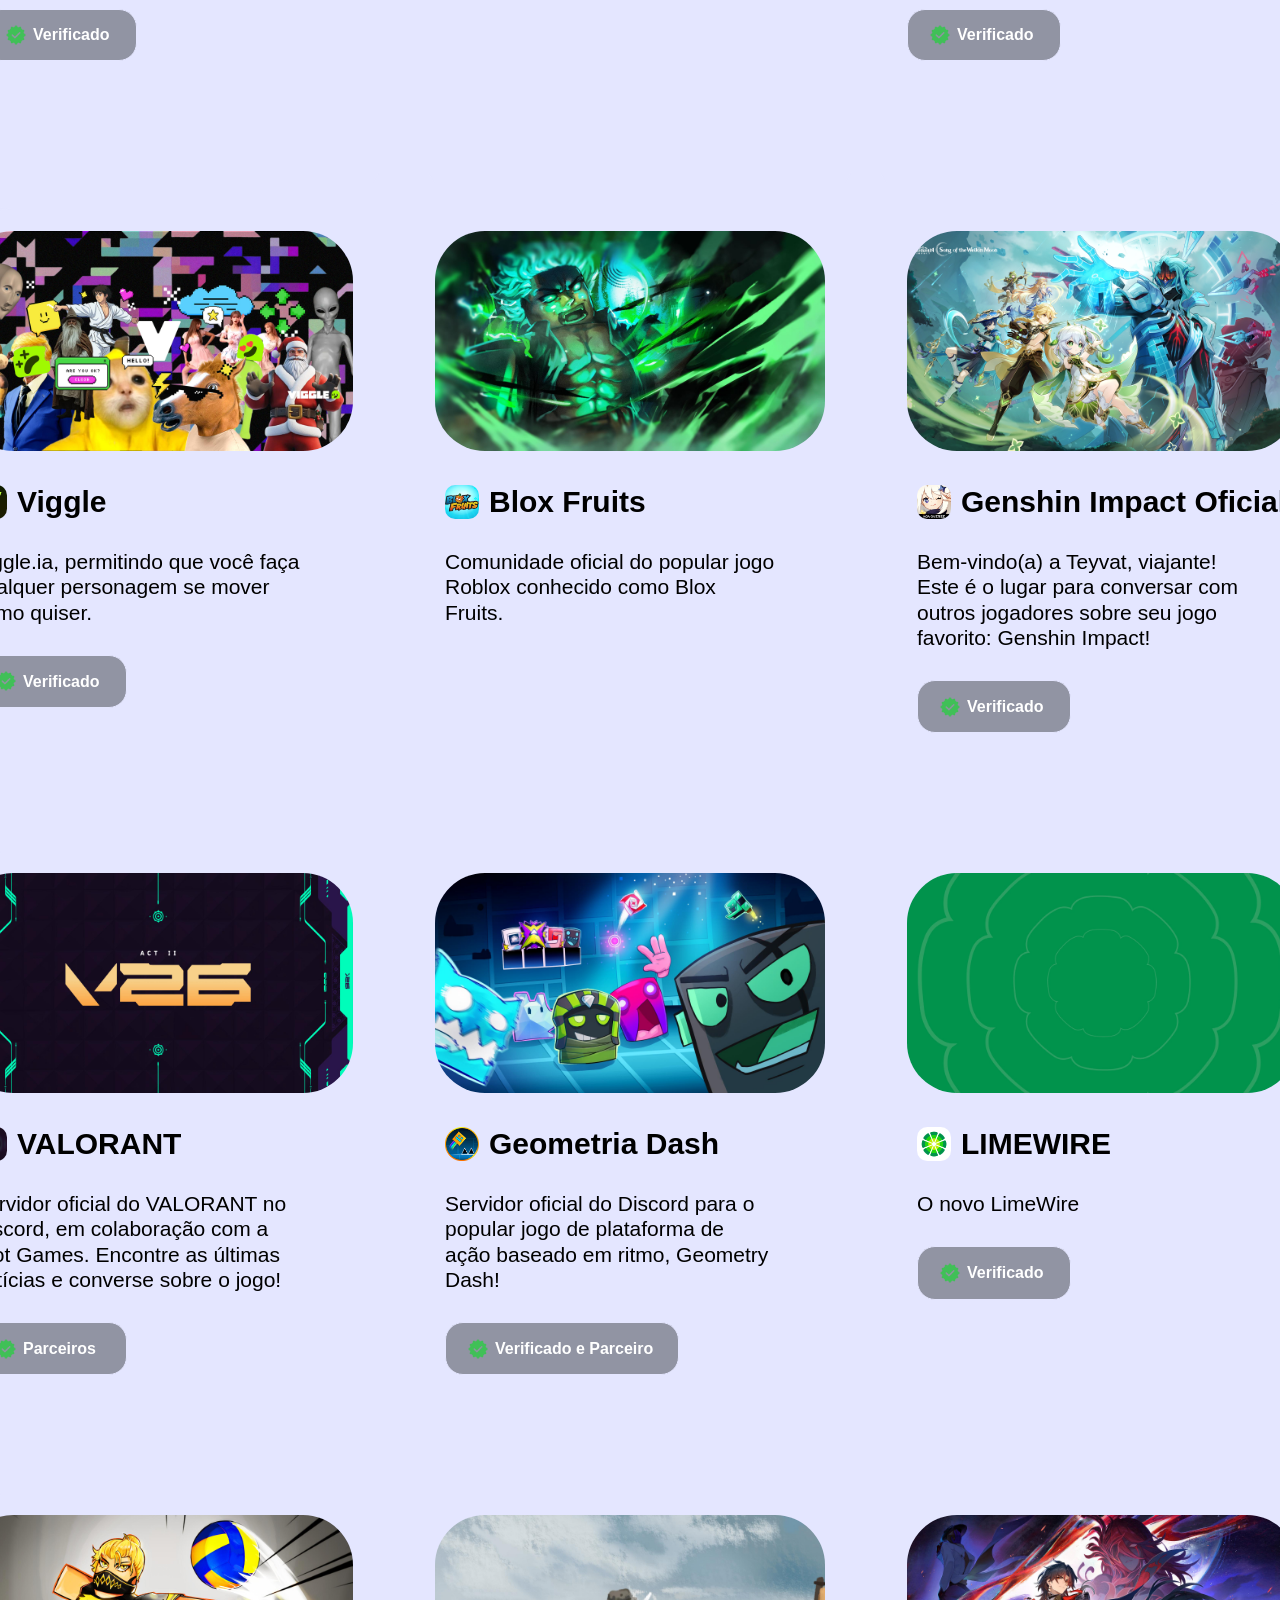
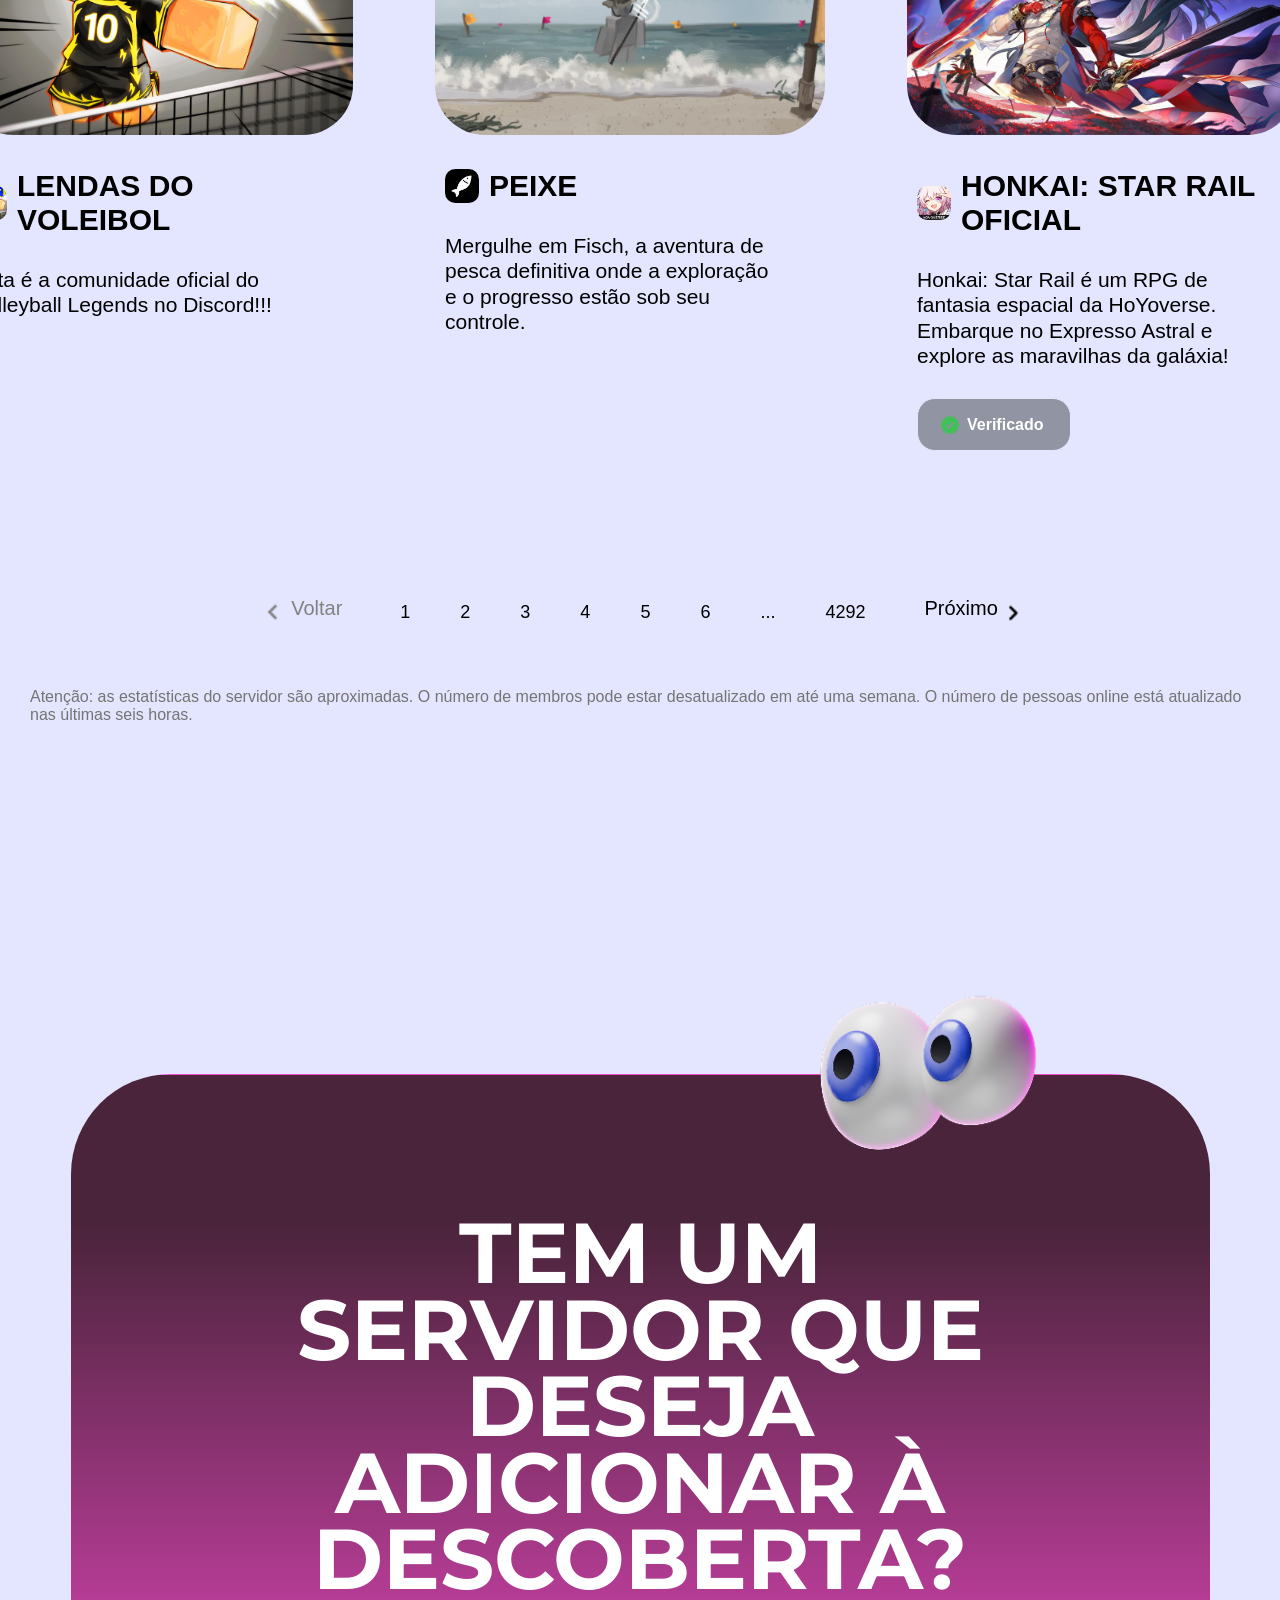
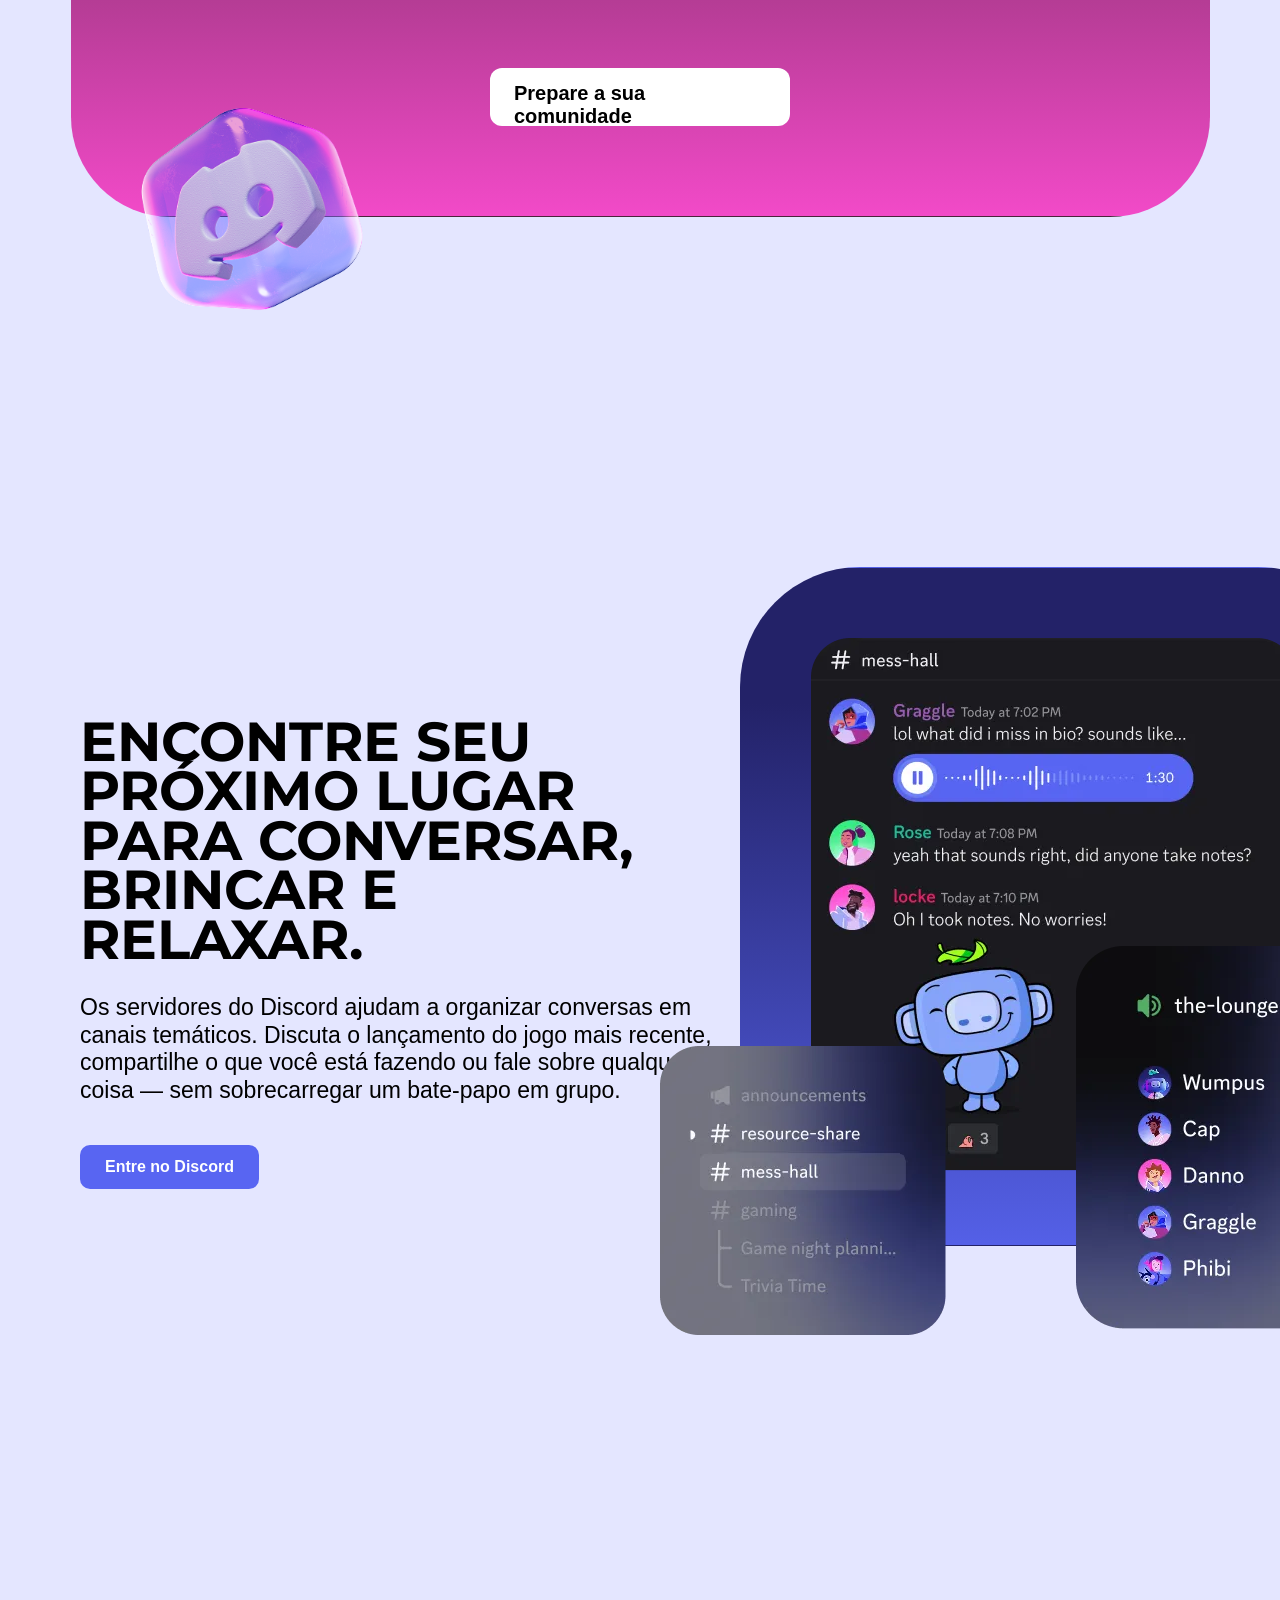
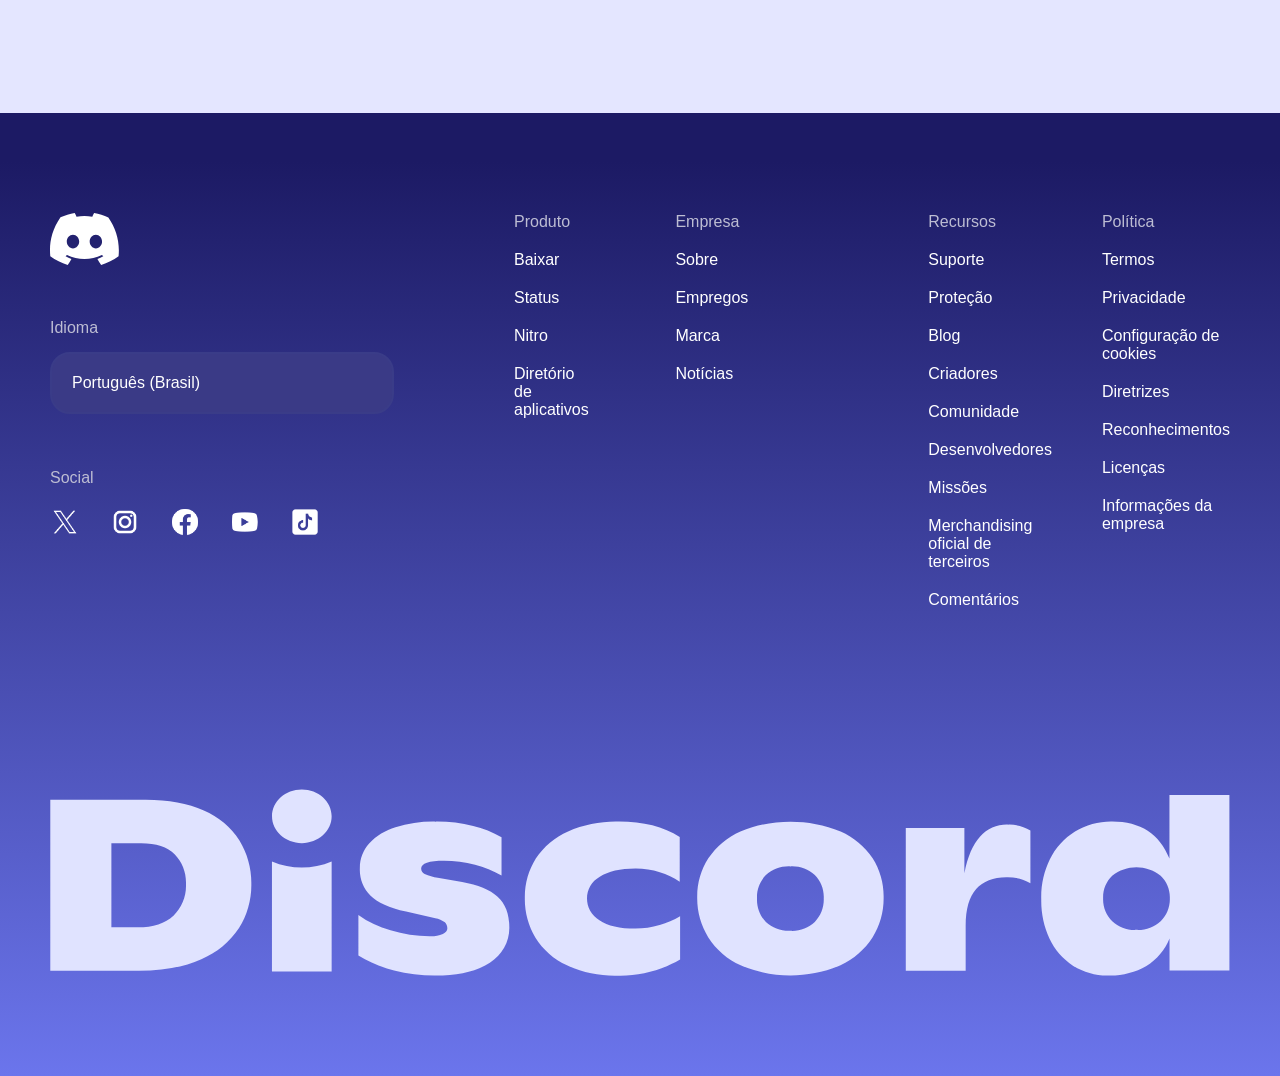
<file: Discord/descobrir/descobrir.html>
<!DOCTYPE html>
<html lang="pt-br">
<head>
    <meta charset="UTF-8">
    <meta name="viewport" content="width=device-width, initial-scale=1.0">
    <link rel="stylesheet" href="/Discord/descobrir/descobrir.css">
    <link href="https://fonts.googleapis.com/css2?family=Montserrat:wght@900&display=swap" rel="stylesheet">
    <title>Tela Descobrir</title>
</head>
<body>
    <header>
         <a href="../index.html"><img class="logo" src="../src/imagens-footer/imgs-tela-descobrir/transferir.svg" alt="Imagem Fundo"></a>

        <input type="checkbox" id="menu-toggle">
        <nav>
            <a href="../baixar/baixar.html">Baixar</a>
            <a href="../nitro/nitro.html">Nitro</a>
            <a href="#">Descobrir</a>
            <a href="#">Proteção</a>
            <a href="#">Missões</a>
            <a href="#">Suporte</a>
            <a href="#">Blog</a>
            <a href="#">Desenvolvedores</a>
            <a href="#">Carreiras</a>
        </nav>
    
        <div class="header-acoes">
            <a class="Entrar" href="../login/login.html">Entrar</a>
    
            <label for="menu-toggle" class="hamburger">☰</label>
        </div>
    </header>

    <main>
        <div class="conteudo">

            <div class="mega-fone">
                <img src="../src/imagens-footer/imgs-tela-descobrir/AltoFalante.png" alt="Mega Fone">
            </div>

            <div class="titulo">
                <h1>DESCUBRA <br> SEU <br> PRÓXIMO <br> SERVIDOR <br> FAVORITO</h1>
                <div class="img-porquinho">
                    <img src="../src/imagens-footer/imgs-tela-descobrir/Porquinho-chapeu.png" alt="Porquinho de Chapeu">
                </div>
            </div>

            <div class="paragrafo">
                <p>Encontre um novo espaço para jogar, relaxar com os amigos e passar um tempo juntos.</p>
            </div>
        </div>

        <div class="pesquisa-games">

            <div class="servidores">

                <div class="todos">
                    <img src="../src/imagens-footer/imgs-tela-descobrir/icons8-bússola-30.png" alt="">
                    <p>Todos( 31781 )</p>
                </div>

                <div class="jogos">
                    <img src="../src/imagens-footer/imgs-tela-descobrir/icons8-controle-30.png" alt="">
                    <p>Jogos  ( 24258 )</p>
                </div>

                <div class="entretenimento">
                    <img src="../src/imagens-footer/imgs-tela-descobrir/icons8-tv-retrô-30.png" alt="">
                    <p>Entretenimento ( 12940 )</p>
                </div>

                <div class="educacao">
                    <img src="../src/imagens-footer/imgs-tela-descobrir/icons8-chapéu-de-formatura-30.png" alt="">
                    <p>Educação  ( 2413 )</p>
                </div>

                <div class="musica">
                    <img src="../src/imagens-footer/imgs-tela-descobrir/icons8-notas-musicais-30.png" alt="">
                    <p>Música  ( 2327 )</p>
                </div>

                <div class="tecnologia">
                    <img src="../src/imagens-footer/imgs-tela-descobrir/icons8-nativo-de-reagir-30.png" alt="">
                    <p>Ciência e Tecnologia  ( 2264 )</p>
                </div>
                
            </div>

            <div class="barra-pesquisa">
                <img src="../src/imagens-footer/imgs-tela-descobrir/icons8-pesquisar-30.png" alt="">
               <input type="text" name="Barra de pesquisa" placeholder="Comunidades de pesquisa...">
            </div>  

            <div class="resultado-encontrado">
                <h1>50921 RESULTADOS ENCONTRADOS</h1>
            </div>
        </div>

        <div class="jogos-disponiveis">

            <div class="coluna-10">

                <div class="jogo-1 ">
                    <img src="../src/imagens-footer/imgs-tela-descobrir/imagem-1.jpg" alt="">
                    <div class="titulo-jogo-1">
                        <img src="../src/imagens-footer/imgs-tela-descobrir/imagem-1.1.png" alt="">
                        <h2>Meio da jornada</h2>
                    </div>
                    <p>Servidor oficial do Midjourney, uma IA de texto para imagem onde sua imaginação é o único limite.</p>
                    <div class="verificado">
                        <img src="../src/imagens-footer/imgs-tela-descobrir/icons8-aprovação-30.png" alt="">
                        <p>Verificado</p>
                    </div>
                </div>
                
                <div class="jogo-2">
                    <img src="../src/imagens-footer/imgs-tela-descobrir/imagem-2.jpg" alt="">
                    <div class="titulo-jogo-2">
                        <img src="../src/imagens-footer/imgs-tela-descobrir/imagem-2.2.png" alt="">
                        <h2>Roube um Brainrot</h2>
                    </div>
                    <p>Bem-vindo ao servidor oficial Steal a Brainrot! 🧠</p>
                </div>

                <div class="jogo-1 ">
                    <img src="../src/imagens-footer/imgs-tela-descobrir/imagem-3.jpg" alt="">
                    <div class="titulo-jogo-1">
                        <img src="../src/imagens-footer/imgs-tela-descobrir/imagem-3.3.png" alt="">
                        <h2>Rivais da Marvel</h2>
                    </div>
                    <p>Servidor oficial do Discord para Marvel Rivals. Encontre as ùltimas notícias e discuta o jogo!</p>
                    <div class="verificado">
                        <img src="../src/imagens-footer/imgs-tela-descobrir/icons8-aprovação-30.png" alt="">
                        <p>Verificado</p>
                    </div>
                </div>

            </div>

            <div class="coluna-20">
                
                <div class="viggle">
                    <img src="../src/imagens-footer/imgs-tela-descobrir/imagem-1-coluna-2.jpg" alt="">
                    <div class="titulo-coluna-2">
                        <img src="../src/imagens-footer/imgs-tela-descobrir/logo-viggle.png" alt="">
                        <h2>Viggle</h2>
                    </div>
                    <p>Viggle.ia, permitindo que você faça qualquer personagem se mover como quiser.</p>
                    <div class="verificado">
                        <img src="../src/imagens-footer/imgs-tela-descobrir/icons8-aprovação-30.png" alt="">
                        <p>Verificado</p>
                    </div>
                </div>

                <div class="blox-fruits">
                    <img src="../src/imagens-footer/imgs-tela-descobrir/img-bloxfruits.jpg" alt="">
                    <div class="titulo-1-coluna-2">
                        <img src="../src/imagens-footer/imgs-tela-descobrir/icon-bloxfuits.png" alt="">
                        <h2>Blox Fruits</h2>
                    </div>
                    <p>Comunidade oficial do popular jogo Roblox conhecido como Blox Fruits.</p>
                </div>
                
                <div class="Genshin">
                    <img src="../src/imagens-footer/imgs-tela-descobrir/img-Genshin.jpg" alt="">
                    <div class="titulo-2-coluna-2">
                        <img src="../src/imagens-footer/imgs-tela-descobrir/icon-Genshin.png" alt="">
                        <h2>Genshin Impact Oficial</h2>
                    </div>
                    <p>Bem-vindo(a) a Teyvat, viajante! Este é o lugar para conversar com outros jogadores sobre seu jogo favorito: Genshin Impact!</p>
                    <div class="verificado">
                        <img src="../src/imagens-footer/imgs-tela-descobrir/icons8-aprovação-30.png" alt="">
                        <p>Verificado</p>
                    </div>
                </div>  

            </div>

            <div class="coluna-30">

                <div class="valorant">
                    <img src="../src/imagens-footer/imgs-tela-descobrir/img-valorant.jpg" alt="">
                    <div class="titulo-coluna-3">
                        <img src="../src/imagens-footer/imgs-tela-descobrir/icon-valorante.png" alt="">
                        <h2>VALORANT</h2>
                    </div>
                    <p>Servidor oficial do VALORANT no Discord, em colaboração com a Riot Games. Encontre as últimas notícias e converse sobre o jogo!</p>
                    <div class="verificado">
                        <img src="../src/imagens-footer/imgs-tela-descobrir/icons8-aprovação-30.png" alt="">
                        <p>Parceiros</p>
                    </div>
                </div>

                <div class="geometry">
                    <img src="../src/imagens-footer/imgs-tela-descobrir/img-geometry.jpg" alt="">
                    <div class="titulo-coluna-3">
                        <img src="../src/imagens-footer/imgs-tela-descobrir/icon-geometry.png" alt="">
                        <h2>Geometria Dash</h2>
                    </div>
                    <p>Servidor oficial do Discord para o popular jogo de plataforma de ação baseado em ritmo, Geometry Dash!</p>
                    <div class="verificado-parceiro">
                        <img src="../src/imagens-footer/imgs-tela-descobrir/icons8-aprovação-30.png" alt="">
                        <p>Verificado e Parceiro</p>
                    </div>
                </div>

                <div class="limewire">
                    <img src="../src/imagens-footer/imgs-tela-descobrir/img-limewire.jpg" alt="">
                    <div class="titulo-coluna-3">
                        <img src="../src/imagens-footer/imgs-tela-descobrir/icon-limewire.png" alt="">
                        <h2>LIMEWIRE</h2>
                    </div>
                    <p>O novo LimeWire</p>
                    <div class="verificado">
                        <img src="../src/imagens-footer/imgs-tela-descobrir/icons8-aprovação-30.png" alt="">
                        <p>Verificado</p>
                    </div>
                </div>

            </div>

            <div class="coluna-40">

                <div class="lendas">
                    <img src="../src/imagens-footer/imgs-tela-descobrir/img-lendas.jpg" alt="">
                    <div class="titulo-coluna-4">
                        <img src="../src/imagens-footer/imgs-tela-descobrir/icon-lendas.png" alt="">
                        <h2>LENDAS DO VOLEIBOL</h2>
                    </div>
                    <p>Esta é a comunidade oficial do Volleyball Legends no Discord!!!</p>
                </div>

                <div class="peixe">
                    <img src="../src/imagens-footer/imgs-tela-descobrir/img-peixes.jpg" alt="">
                    <div class="titulo-coluna-4">
                        <img src="../src/imagens-footer/imgs-tela-descobrir/icon-peixe.png" alt="">
                        <h2>PEIXE</h2>
                    </div>
                    <p>Mergulhe em Fisch, a aventura de pesca definitiva onde a exploração e o progresso estão sob seu controle.</p>
                </div>

                <div class="honkai">
                    <img src="../src/imagens-footer/imgs-tela-descobrir/img-honkai.jpg" alt="">
                    <div class="titulo-coluna-4">
                        <img src="../src/imagens-footer/imgs-tela-descobrir/icon-honkai.png" alt="">
                        <h2>HONKAI: STAR RAIL OFICIAL</h2>
                    </div>
                    <p>Honkai: Star Rail é um RPG de fantasia espacial da HoYoverse. Embarque no Expresso Astral e explore as maravilhas da galáxia!</p>
                    <div class="verificado">
                        <img src="../src/imagens-footer/imgs-tela-descobrir/icons8-aprovação-30.png" alt="">
                        <p>Verificado</p>
                    </div>
                </div>

            </div>

        </div>

        <div class="carrossel-pesquisa">

            <div class="voltar">
                <img src="../src/imagens-footer/imgs-tela-descobrir/icons8-voltar-24 (1).png" alt="">
                <p>Voltar</p>    
            </div>

            <div class="number">
                <p>1</p>
                <p>2</p>
                <p>3</p>
                <p>4</p>
                <p>5</p>
                <p>6</p>
                <p>...</p>
                <p>4292</p>
            </div>

            <div class="proximo">
                <p>Próximo</p>
                <img src="../src/imagens-footer/imgs-tela-descobrir/icons8-avançar-24.png" alt="">
            </div>

            
        </div>
        <div class="atencao">
            <p>Atenção: as estatísticas do servidor são aproximadas. O número de membros pode estar desatualizado em até uma semana. O número de pessoas online está atualizado nas últimas seis horas.</p>
        </div>

        <div class="olhoss">    
            <img class="olhos" src="../src/imagens-footer/imgs-tela-descobrir/olhos.png" alt="">
        </div>
        <div class="card-comunidade">
            <h1>TEM UM SERVIDOR QUE DESEJA ADICIONAR À DESCOBERTA?</h1>
            <div class="comunidade-button">
                <a href="https://support.discord.com/hc/en-us/articles/4673515000983-Discord-Server-Web-Pages"
                >Prepare a sua comunidade</a>
            </div>
        </div>
        <img class="gema-discord" src="../src/imagens-footer/imgs-tela-descobrir/Gema-Discord.png" alt="">


        <div class="entre-discord">
            
            <div class="conteudo-texto">
                <h1>ENCONTRE SEU PRÓXIMO LUGAR PARA CONVERSAR, BRINCAR E RELAXAR.</h1>
                <p>Os servidores do Discord ajudam a organizar conversas em canais temáticos. Discuta o lançamento do jogo mais recente, compartilhe o que você está fazendo ou fale sobre qualquer coisa — sem sobrecarregar um bate-papo em grupo.</p>
                <div class="button">
                    <a href="../login/login.html">Entre no Discord</a>
                </div>
            </div>

            <div class="cards"> 
                <div class="card-principal">
                    <img src="../src/imagens-footer/imgs-tela-descobrir/card-principal.webp" alt="">
                </div>

                <div class="cards-1-2">
                    <div class="card-1">
                        <img src="../src/imagens-footer/imgs-tela-descobrir/img-esquerda.webp" alt="">
                    </div>

                    <div class="card-2">
                        <img src="../src/imagens-footer/imgs-tela-descobrir/img-direita.webp" alt="">
                    </div>
                </div>
            </div>

        </div>

    </main>

    <footer>
            <div class="footer-1">

                <div class="coluna-1">
                    <img src="../src/imagens-footer/imagens/Discord-footer.svg" alt="Discord" width="70px">
                    <div class="idioma">
                        <p>Idioma</p>
                        <p class="selecao-idioma">Português (Brasil)</p>
                    </div>
                    <div class="social">
                    <p>Social</p>
                    <div class="Redes-sociais">
                        <img src="../src/imagens-footer/icons8-x-50.png" alt="X">
                        <img src="../src/imagens-footer/icons8-instagram-50.png" alt="Instagram">
                        <img src="../src/imagens-footer/icons8-facebook-novo-50.png" alt="Facebook">
                        <img src="../src/imagens-footer/icons8-youtube-50.png" alt="Youtube">
                        <img src="../src/imagens-footer/icons8-tiktok-50.png" alt="TikTok">
                    </div>
                </div>
            </div>
            
            <div class="coluna-2">
                <p>Produto</p>
                <p class="p-color">Baixar</p>
                <p class="p-color">Status</p>
                <p class="p-color">Nitro</p>
                <p class="p-color">Diretório de aplicativos</p>
            </div>
            
            <div class="coluna-3">
                <p>Empresa</p>
                <p class="p-color">Sobre</p>
                <p class="p-color">Empregos</p>
                <p class="p-color">Marca</p>
                <p class="p-color">Notícias</p>
            </div>
            
            <div class="coluna-4">
                <p>Recursos</p>
                <p class="p-color">Suporte</p>
                <p class="p-color">Proteção</p>
                <p class="p-color">Blog</p>
                <p class="p-color">Criadores</p>
                <p class="p-color">Comunidade</p>
                <p class="p-color">Desenvolvedores</p>
                <p class="p-color">Missões</p>
                <p class="p-color">Merchandising oficial de <br> terceiros</p>
                <p class="p-color">Comentários</p>
            </div>
            
            <div class="coluna-5">
                <p>Política</p>
                <p class="p-color">Termos</p>
                <p class="p-color">Privacidade</p>
                <p class="p-color">Configuração de cookies</p>
                <p class="p-color">Diretrizes</p>
                <p class="p-color">Reconhecimentos</p>
                <p class="p-color">Licenças</p>
                <p class="p-color">Informações da empresa</p>
            </div>
        </div>
        
            <div class="imagem-discordbig">
                <img src="../src/imagens-footer/Discord-big.svg" alt="Discord">
            </div>
    </footer>

</body>
</html>
</file>
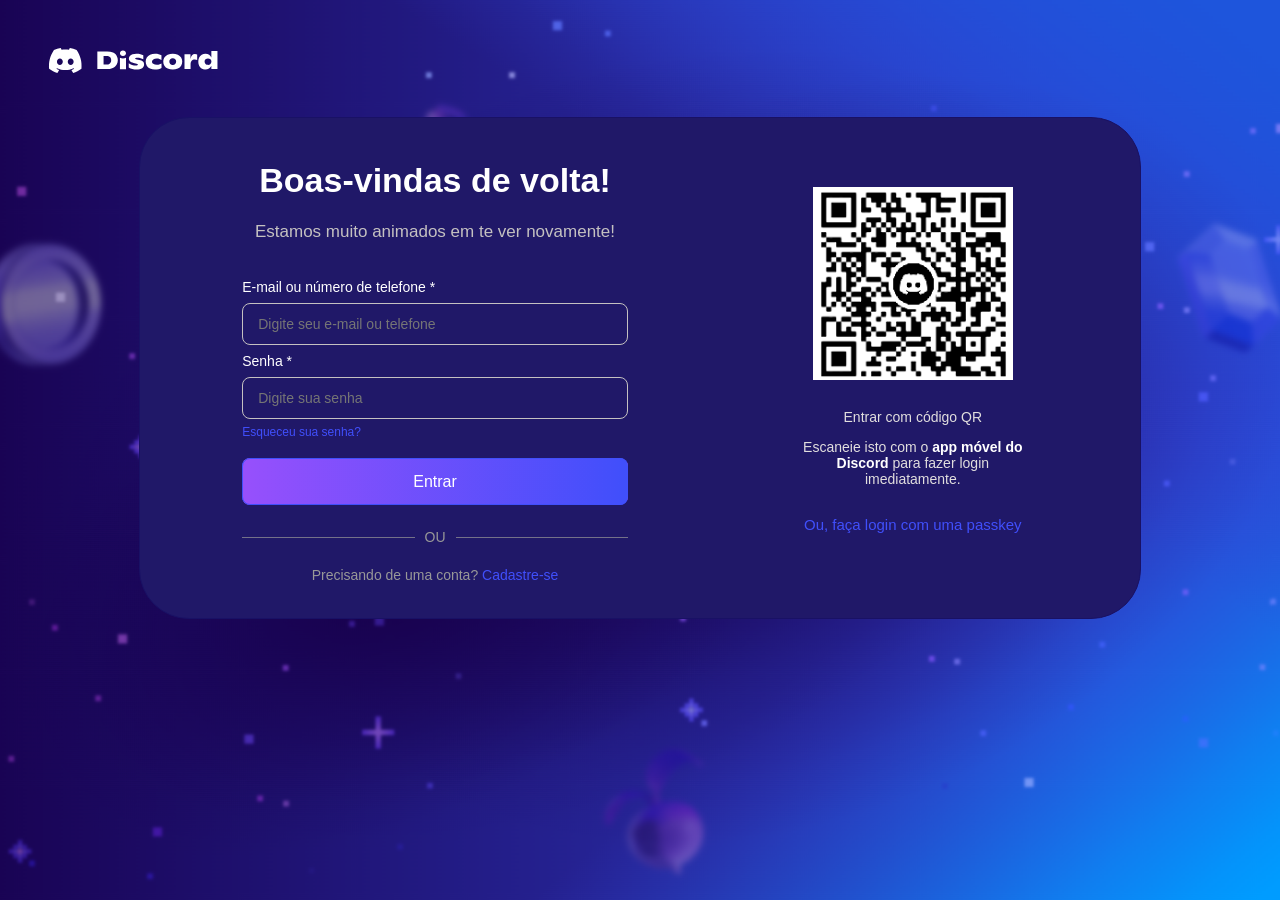
<file: Discord/login/login.html>
<!DOCTYPE html>
<html lang="pt-br">
<head>
    <meta charset="UTF-8">
    <meta name="viewport" content="width=device-width, initial-scale=1.0">
    <link rel="stylesheet" href="../login/login.css">
    <title>Login</title>
</head>
<body>
    <header>
        <a href="../index.html"><img src="../src/imagens-footer/imagens/66e90ab9506850e8a5dd48e3_Discrod_MainLogo.svg" alt="Imagem Fundo"></a>
    </header>

    <main>  
        <div class="conteudo">
            
            <div class="lado-esquerdo">
                <div class="boas-vindas">
                    <h1>Boas-vindas de volta!</h1>
                    <p>Estamos muito animados em te ver novamente!</p>
                </div>

                <div class="login">
                    <label>E-mail ou número de telefone *</label>
                    <input type="email" name="oi" placeholder="Digite seu e-mail ou telefone">

                    <label>Senha *</label>
                    <input type="password" name="password" placeholder="Digite sua senha">

                    <div class="esqueceu-senha">
                        <a href="#">Esqueceu sua senha?</a>
                    </div>

                    <div class="botao-entrar">
                        <a href="#">Entrar</a>
                    </div>

                    <div class="ou">OU</div>
                    
                    <div class="cadastro">
                        <p>Precisando de uma conta? <a href="../cadastro/cadastro.html">Cadastre-se</a></p>
                    </div>
                </div>
            </div>

            <div class="lado-direito">
                <img src="../src/imagens-footer/imagens/QRcode-discord.png" alt="QRcode">
                <div class="conteudo-texto">
                    <p>Entrar com código QR</p>
                    <p>Escaneie isto com o <strong>app móvel do Discord </strong> para fazer login imediatamente.</p>
                </div>
                <div class="passkey">
                    <p>Ou, faça login com uma passkey</p>
                </div>
            </div>

        </div>  
    </main>
</body>
</html>
</file>
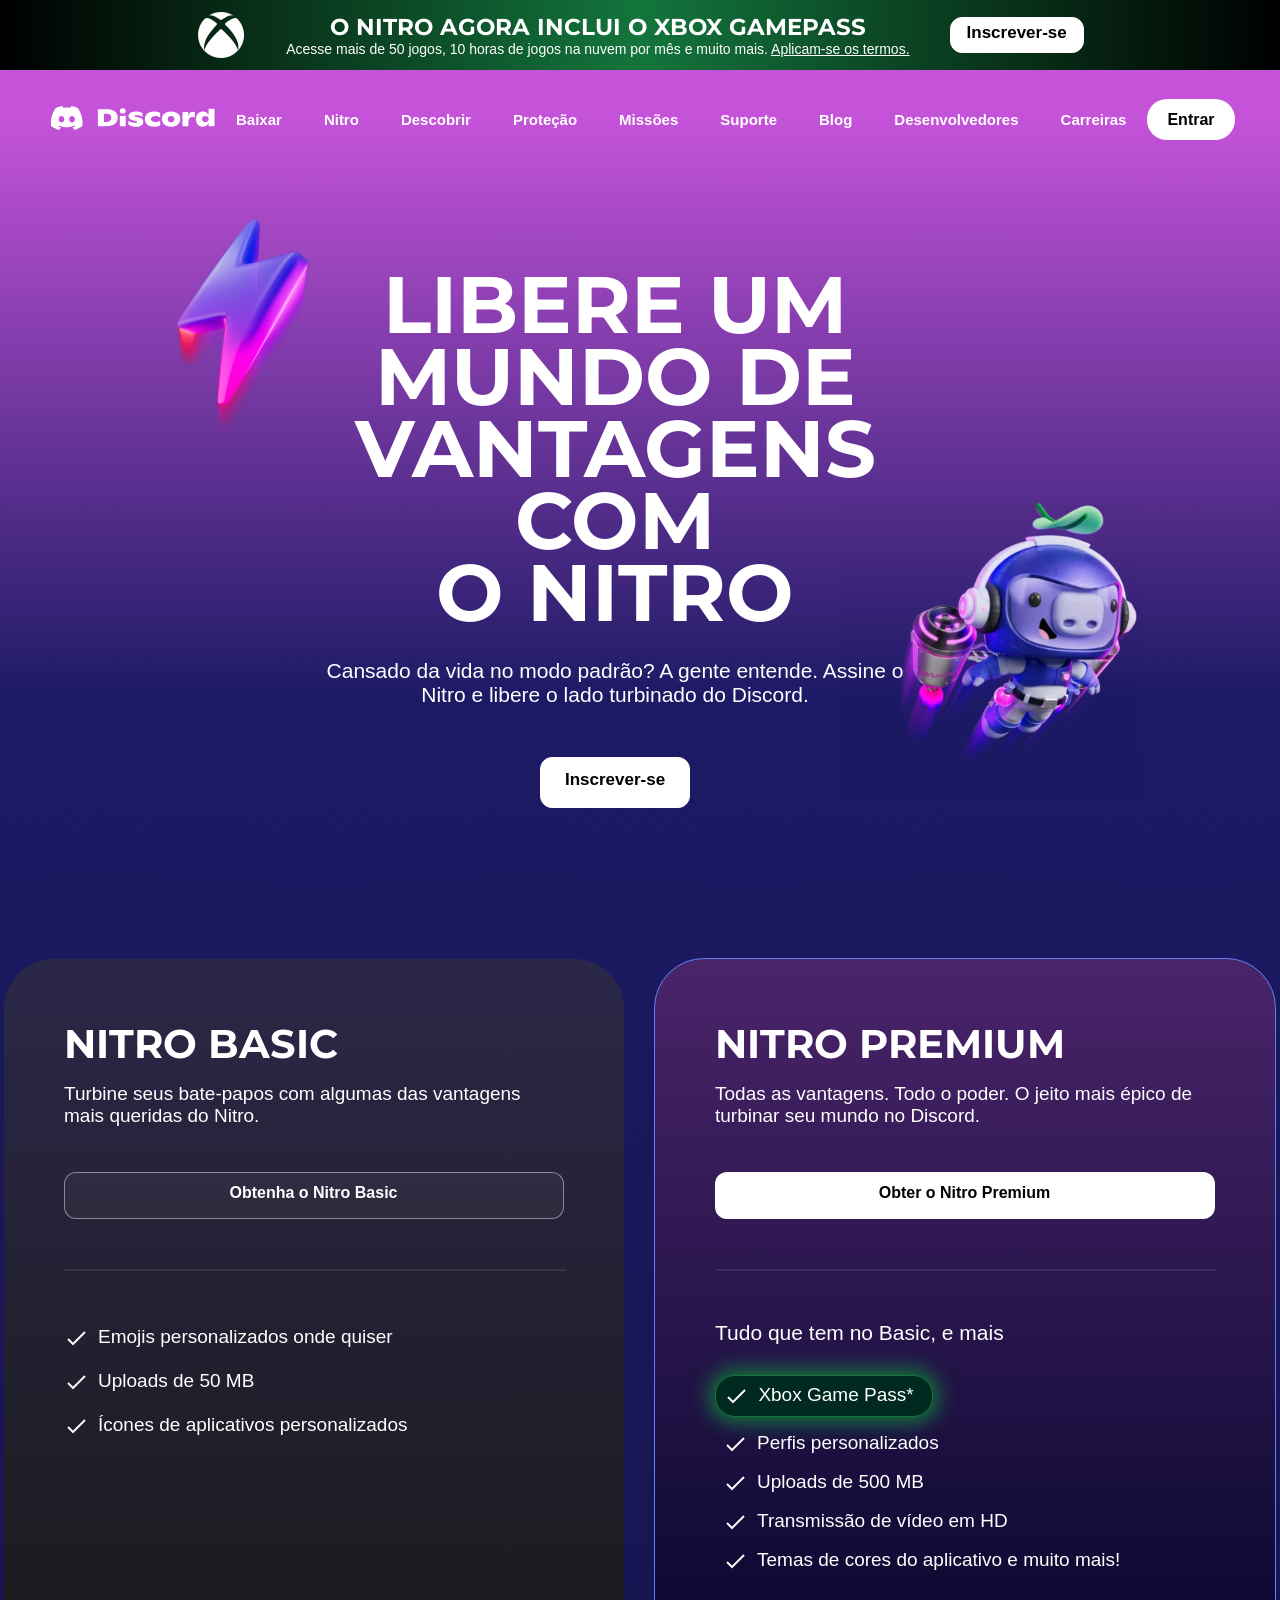
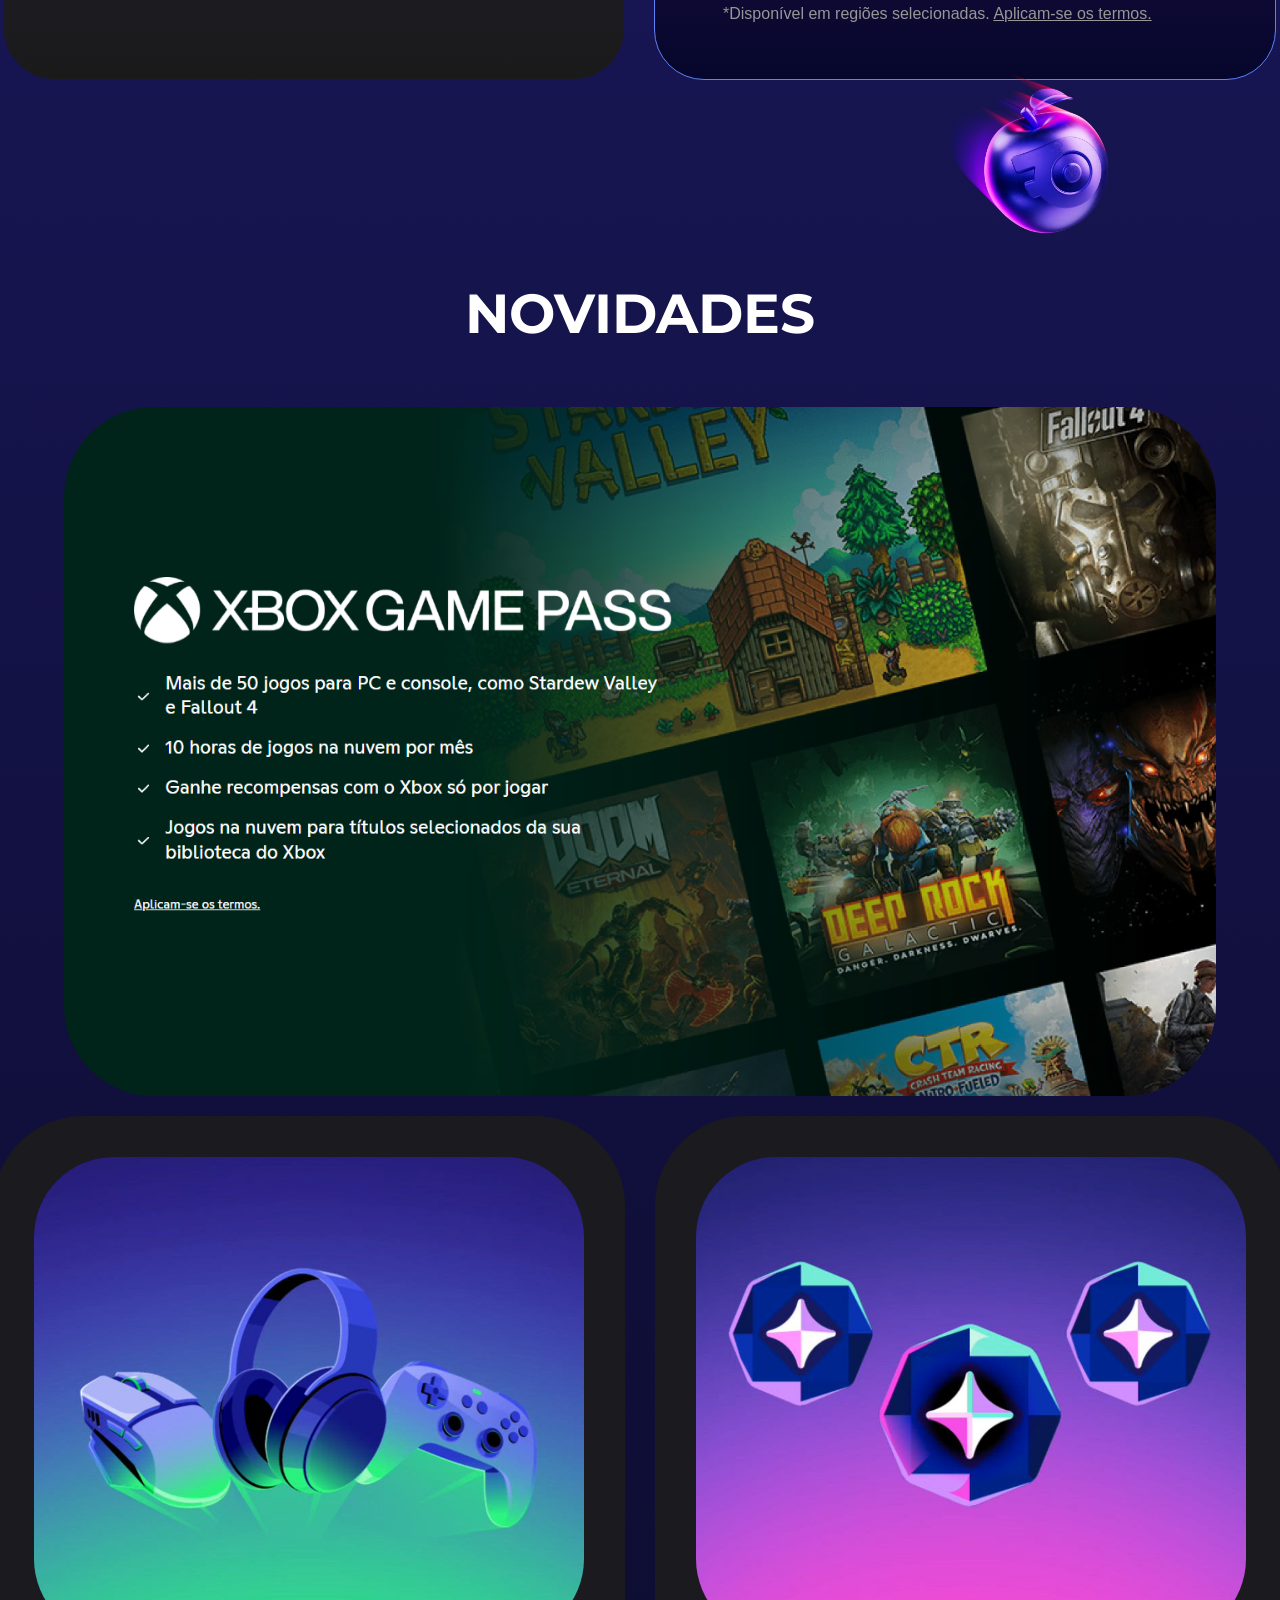
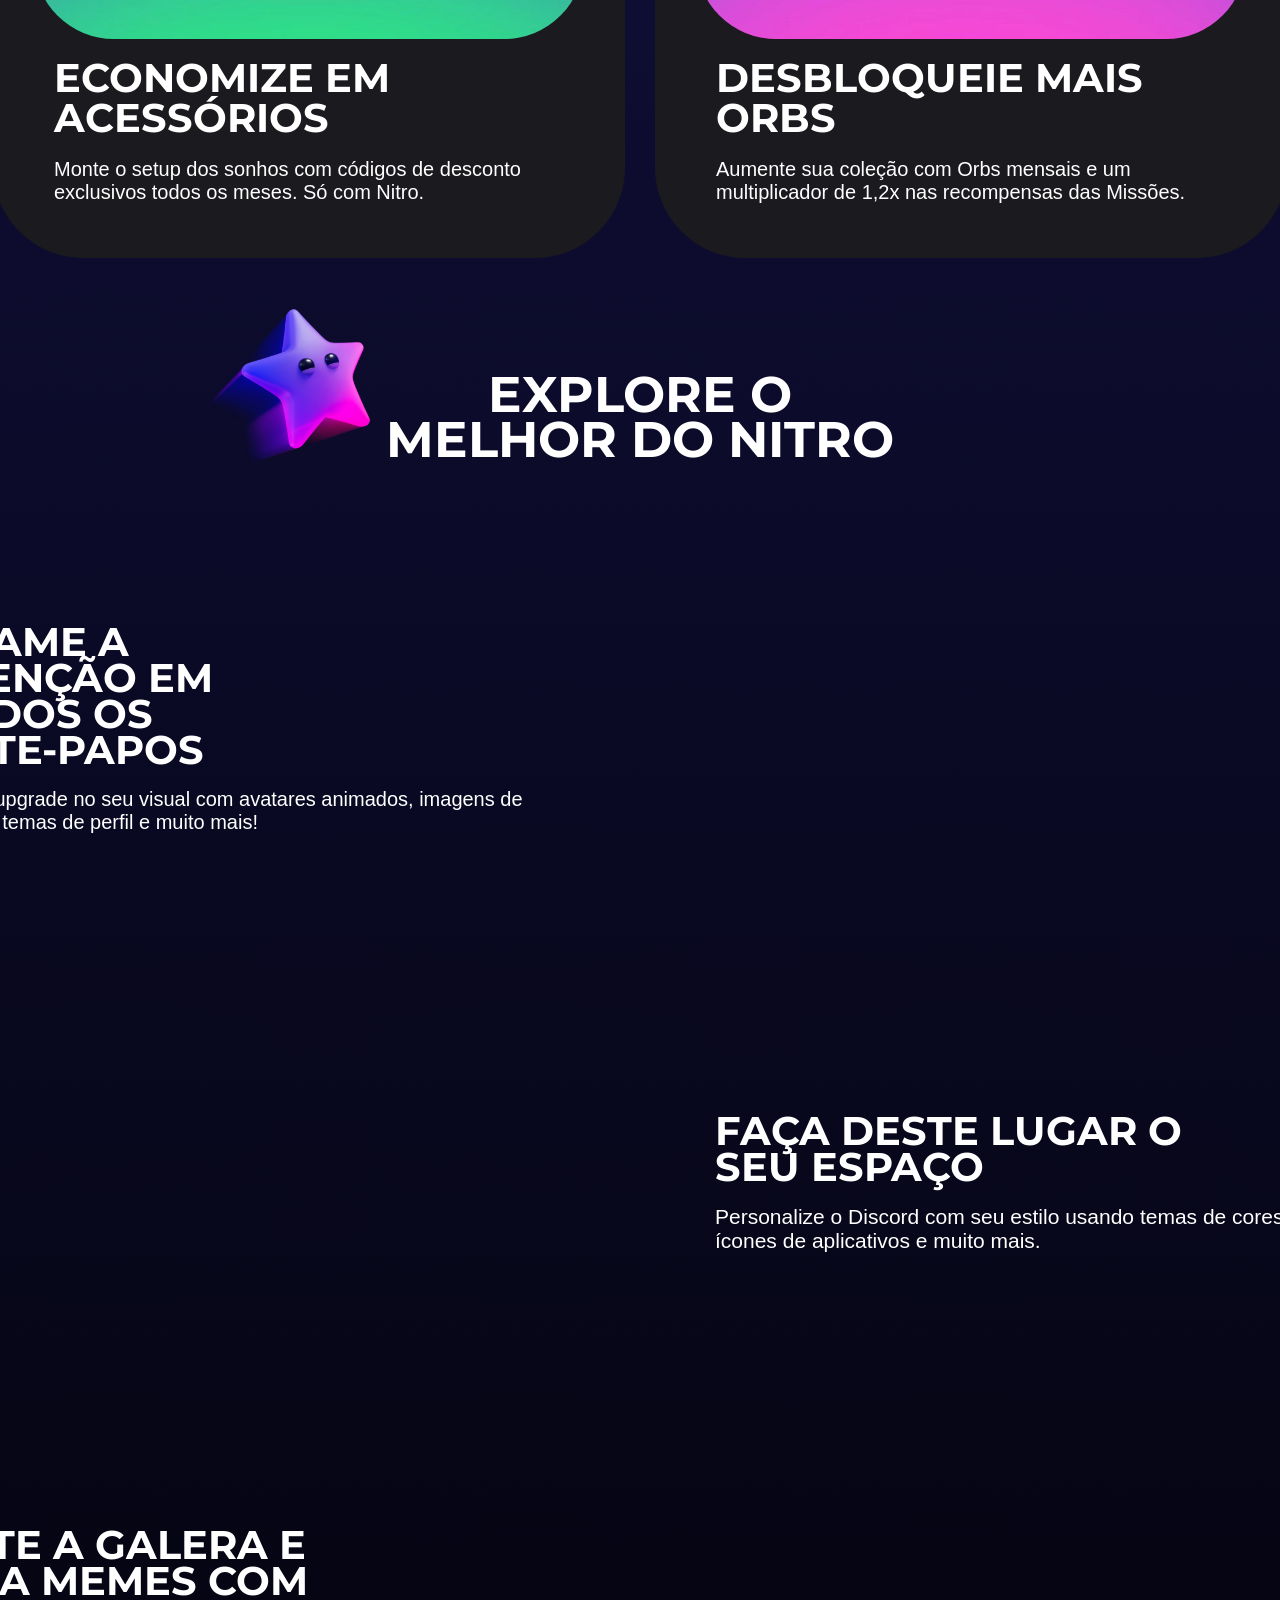
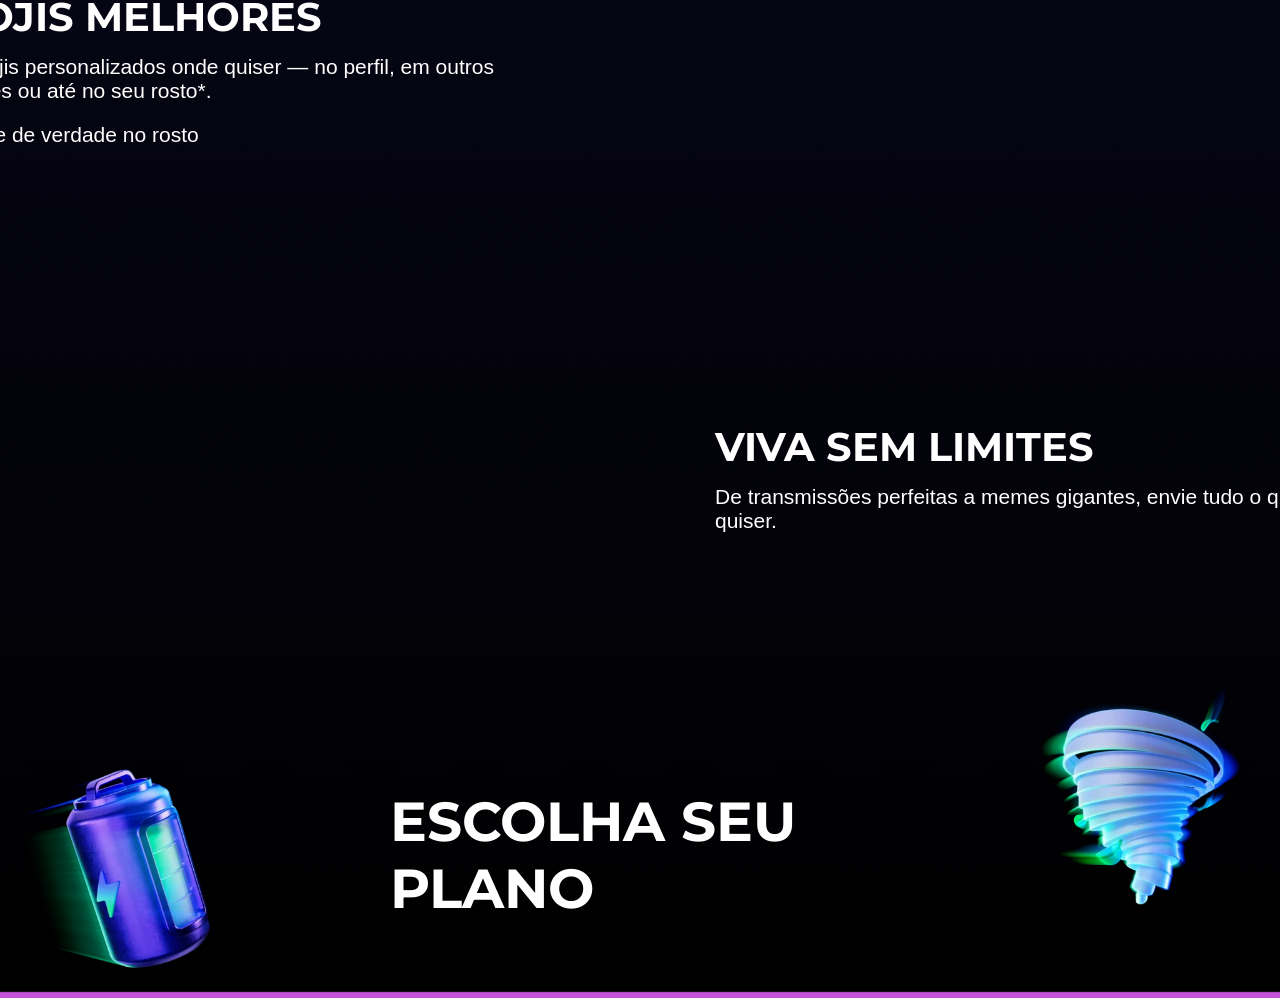
<file: Discord/nitro/nitro.html>
<!DOCTYPE html>
<html lang="pt-br">
<head>
    <meta charset="UTF-8">
    <meta name="viewport" content="width=device-width, initial-scale=1.0">
    <link rel="stylesheet" href="nitro.css">
    <link href="https://fonts.googleapis.com/css2?family=Montserrat:wght@900&display=swap" rel="stylesheet">
    <title>Nitro Page</title>
</head>
<body>
    <header>

        <div class="xbox">
            <img src="../src/imagens-footer/imgs-nitro/icons8-xbox-50.png" alt="">
            <div class="gamepass">
                <h2>O NITRO AGORA INCLUI O XBOX GAMEPASS</h2>
                <p>Acesse mais de 50 jogos, 10 horas de jogos na nuvem por mês e muito mais. <a href="#">Aplicam-se os termos.</a></p>
            </div>
            <a class="inscrever" href="../login/login.html">Inscrever-se</a>
        </div>

        <div class="header-1">

            <a href="../index.html"><img class="logo" src="../src/imagens-footer/imagens/66e90ab9506850e8a5dd48e3_Discrod_MainLogo.svg" alt="Imagem Fundo"></a>

            <input type="checkbox" id="menu-toggle">
            <nav>
                <a href="../baixar/baixar.html">Baixar</a>
                <a href="../nitro/nitro.html">Nitro</a>
                <a href="../descobrir/descobrir.html">Descobrir</a>
                <a href="#">Proteção</a>
                <a href="#">Missões</a>
                <a href="#">Suporte</a>
                <a href="#">Blog</a>
                <a href="#">Desenvolvedores</a>
                <a href="#">Carreiras</a>
            </nav>
    
            <div class="header-acoes">
                <a class="Entrar" href="../login/login.html">Entrar</a>
    
                <label for="menu-toggle" class="hamburger">☰</label>
            </div>

        </div>

    </header>

    <main>

        <div class="page-one">
            <img class="raio" src="../src/imagens-footer/imgs-nitro/raio-discord.webp" alt="">
            <div class="titulo">
                <h1>LIBERE UM <br> MUNDO DE <br> VANTAGENS COM <br> O NITRO</h1>
                <p>Cansado da vida no modo padrão? A gente entende. Assine o Nitro e libere o lado turbinado do Discord.</p>
                <a href="../login/login.html">Inscrever-se</a>
            </div>
            <img class="porquinho" src="../src/imagens-footer/imgs-nitro/porquinho-turbinado.webp" alt="">
        </div>

        <div class="planos">

            <div class="basic">
                <h1>NITRO BASIC</h1>
                <p>Turbine seus bate-papos com algumas das vantagens mais queridas do Nitro.</p>
                <a href="#">Obtenha o Nitro Basic</a>
                <div class="separador"></div>
                <div class="beneficios-basic">

                    <div class="emojis">
                        <img src="../src/imagens-footer/imgs-nitro/icons8-selecionado-24.png" alt="">
                        <p>Emojis personalizados onde quiser</p>
                    </div>
                    <div class="uploads">
                        <img src="../src/imagens-footer/imgs-nitro/icons8-selecionado-24.png" alt="">
                        <p>Uploads de 50 MB</p>
                    </div>
                    <div class="icones">
                        <img src="../src/imagens-footer/imgs-nitro/icons8-selecionado-24.png" alt="">
                        <p>Ícones de aplicativos personalizados</p>
                    </div>

                </div>
            </div>

            <div class="premium">

                <h1>NITRO PREMIUM</h1>
                <p>Todas as vantagens. Todo o poder. O jeito mais épico de turbinar seu mundo no Discord.</p>
                <a class="link" href="#">Obter o Nitro Premium</a>
                <div class="separador"></div>
                <div class="beneficios-premium">

                    <div class="subtitulo">
                        <p>Tudo que tem no Basic, e mais</p>
                    </div>
                    <div class="xbox-game">
                        <img src="../src/imagens-footer/imgs-nitro/icons8-selecionado-24.png" alt="">
                        <p>Xbox Game Pass*</p>
                    </div>
                    <div class="perfis">
                        <img src="../src/imagens-footer/imgs-nitro/icons8-selecionado-24.png" alt="">
                        <p>Perfis personalizados</p>
                    </div>
                    <div class="uploads-2">
                        <img src="../src/imagens-footer/imgs-nitro/icons8-selecionado-24.png" alt="">
                        <p>Uploads de 500 MB</p>
                    </div>
                    <div class="transmissao">
                        <img src="../src/imagens-footer/imgs-nitro/icons8-selecionado-24.png" alt="">
                        <p>Transmissão de vídeo em HD</p>
                    </div>
                    <div class="temas">
                        <img src="../src/imagens-footer/imgs-nitro/icons8-selecionado-24.png" alt="">
                        <p>Temas de cores do aplicativo e muito mais!</p>
                    </div>
                    
                </div>
                <div class="termos">
                    <p>*Disponível em regiões selecionadas. <a href="https://discord.com/nitrorewards">Aplicam-se os termos.</a></p>
                </div>

            </div>
            
        </div>

        <div class="maca-discord">
            <img src="../src/imagens-footer/imgs-nitro/maçã-discord.webp" alt="">
        </div>

        <div class="novidades">
            <h1>NOVIDADES</h1>
        </div>

        <div class="img-xbox">
            <a href="https://support.discord.com/hc/pt-br/articles/39188406147479-Nitro-Rewards">
                <img src="../src/imagens-footer/imgs-nitro/captura.png" alt="">
            </a>
        </div>

        <div class="imgs-captura">
            <div class="acessorios">
                <img src="../src/imagens-footer/imgs-nitro/acessorios.png" alt="">
                <h1>ECONOMIZE EM ACESSÓRIOS</h1>
                <p>Monte o setup dos sonhos com códigos de desconto exclusivos todos os meses. Só com Nitro.</p>
            </div>

            <div class="orbs">
                <img src="../src/imagens-footer/imgs-nitro/orbs.png" alt="">
                <h1>DESBLOQUEIE MAIS ORBS</h1>
                <p>Aumente sua coleção com Orbs mensais e um multiplicador de 1,2x nas recompensas das Missões.</p>
            </div>
        </div>

        <div class="estrela-img">
            <img src="../src/imagens-footer/imgs-nitro/estrela.webp" alt="">
        </div>
        <div class="explorar-nitro">

            <div class="explorar">
                <h1>EXPLORE O <br> MELHOR DO NITRO</h1>
            </div>
        </div>

        <div class="chama">
            <div class="conteudo-chama">
                <h1>CHAME A ATENÇÃO EM TODOS OS BATE-PAPOS</h1>
                <p>Dê um upgrade no seu visual com avatares animados, imagens de banner, temas de perfil e muito mais!</p>
            </div>

            <div class="video-chama">
                <video src="../src/imagens-footer/imgs-nitro/video-1.mp4" autoplay loop></video>
            </div>
        </div>

        <div class="faca">
            <div class="video-faca">
                <video src="../src/imagens-footer/imgs-nitro/video-2.mp4" autoplay loop></video>
            </div>

            <div class="conteudo-faca">
                <h1>FAÇA DESTE LUGAR O SEU ESPAÇO</h1>
                <p>Personalize o Discord com seu estilo usando temas de cores, ícones de aplicativos e muito mais.</p>
            </div>
        </div>

        <div class="agite">
            <div class="conteudo-agite">
                <h1>AGITE A GALERA E FAÇA MEMES COM EMOJIS MELHORES</h1>
                <p>Use emojis personalizados onde quiser — no perfil, em outros servidores ou até no seu rosto*.</p>
                <strong>*Não cole de verdade no rosto</strong>
            </div>

            <div class="video-agite">
                <video src="../src/imagens-footer/imgs-nitro/video-3.mp4" autoplay loop></video>
            </div>
        </div>

        <div class="viva">
            <div class="video-viva">
                <video src="../src/imagens-footer/imgs-nitro/video-4.mp4" autoplay loop></video>
            </div>

            <div class="conteudo-viva">
                <h1>VIVA SEM LIMITES</h1>
                <p>De transmissões perfeitas a memes gigantes, envie tudo o que quiser.</p>
            </div>
        </div>

        <div class="escolher-plano">

            <div class="latinha">
                <img src="../src/imagens-footer/imgs-nitro/energetico-disocrd.webp" alt="">
            </div>

            <div class="titulo-plano">
                <h1>ESCOLHA SEU PLANO</h1>
            </div>

            <div class="furacao">
                <img src="../src/imagens-footer/imgs-nitro/furacao-discord.webp" alt="">
            </div>

        </div>

        <div class="nitros">

            <div class="nitro-basic">
                
            </div>

            <div class="nitro-premium">

            </div>

        </div>
    </main>
</body>
</html>
</file>
<file: Discord/style.css>
* {
    margin: 0;
    padding: 0;
}

html,
body {
    margin: 0;
    padding: 0;
    min-height: 100vh;
    background: linear-gradient(to bottom, #0015ff, black 0px , #2b287c);
    background-attachment: fixed;
    overflow-x: hidden;
}   

header {
    color: white;   
    padding: 40px;
    display: flex;                  
    align-items: center;            /* centraliza verticalmente */
    justify-content: space-between; /* logo na esquerda, entrar na direita */
}

header .logo {
    min-width: 100px;
    width: 140px;
}

nav {
    display: flex;
    margin: auto;
}

nav a {
    font-family: Arial, Helvetica, sans-serif;
    color: white;
    text-decoration: none;
    font-size: 14px;
    font-weight: bold;
    padding: 10px 16px;     
    border: 1px solid transparent; 
    border-radius: 14px;
}

nav a:hover {
    border-color: #3A3C88;
    background-color: #7873f9;
}

.Entrar {
    color: rgb(0, 0, 0);
    font-family: Arial, Helvetica, sans-serif;
    font-size: 16px;
    text-decoration: none;
    font-weight: bolder;
    border:white;
    background-color: white;
    padding: 14px 20px;
    border-radius: 20px;
    transition: 0.3s, color 0.3s;
}

.Entrar:hover {
    background-color: #c7c2c2;
    border: #c7c2c2;
}


/* Esconde o checkbox */
#menu-toggle {
    display: none;
}

.hamburger {
    display: none;
    color: white;
    font-size: 30px;
    cursor: pointer;
}

main {
    padding: 150px;
}

.hero {
    display: flex;
    flex-direction: row;    
    align-items: center;     
    gap: 100px;
}

/* lado esquerdo */
.hero-imagem img {
    width: 600px;
    margin-top: -100px;
}

/* lado direito */
.hero-texto {
    display: flex;
    flex-direction: column; 
    margin-bottom: 100px;
    gap: 20px;

}

main h1 {
    color: white;
    font-family: 'Montserrat', sans-serif;
    font-size: 60px;
    line-height: 1;     
    width: 90%;  
}

main p {
    color: white;
    font-family: Arial, Helvetica, sans-serif;
    font-size: 22px;
}

.botoes {
    display: flex;
    gap: 20px;
    margin-top: 40px;       
    justify-content: center; 
    margin-bottom: 30px;
}

.botoes p {
    color: rgb(0, 0, 0);
    font-family: Arial, Helvetica, sans-serif;
    font-size: 20px;
    text-decoration: none;
    font-weight: 100;
    margin: auto;
}

.botao-download {
    display: flex;
    border: 2px solid white;
    background-color: white;
    padding: 12px 45px;
    border-radius: 10px;
    transition: 0.3s, color 0.3s;
    gap: 20px;
}

.botao-download:hover {
    background-color: #c7c2c2;
    border: 2px solid #c7c2c2;
}

.botoes a {
    text-decoration: none;
}

.botao-navegador {
    display: flex;
    border: 2px solid #4F5ADA;
    background-color: #4F5ADA;
    padding: 20px 45px;
    border-radius: 10px;
    transition: 0.3s, color 0.3s;
}

.botao-navegador p {
    color: white;
    font-size: 23px;
    font-weight: 500;
}

.botao-navegador:hover {
    background-image: linear-gradient(to top, #31348C, #4F5ADA);
    border: 2px solid #31348C;
}

.animacao {
    display: flex;
    justify-content: right; 
    margin-right: 100px;
    padding-top: 40px;
}

.div-main {
    display: flex;
    align-items: center;      /* centraliza verticalmente o texto em relação ao vídeo */
    background-image: linear-gradient(to right, #6C75DD, #1e1e5590 60%);
    border-radius: 130px;
    padding: 10px;
    gap: 15px;   
}

.div-main video {
    border-radius: 140px;
    padding: 20px;
}

.div-main h1 {
    color: white;
    font-family: 'Montserrat', sans-serif;
    font-size: 53px;
    line-height: 0.9;
}
.div-main p {
    color: white;
    font-family: Arial, Helvetica, sans-serif;
    font-size: 22px;
    line-height: 1.4;
    max-width: 800px;            /* largura máxima do texto */
}

.conteudo-main {
    display: flex;
    flex-direction: column;   /* h1 e p empilhados */
    gap: 20px;
}

.div-main-2 {
    display: flex;
    align-items: center;      /* centraliza verticalmente o texto em relação ao vídeo */
    background-image: linear-gradient(to left, #6C75DD, #1e1e5590 60%);
    border-radius: 130px;
    padding: 10px;
    gap: 15px;    
    margin-top: 200px;
}

.div-main-2 video {
    border-radius: 140px;
    padding: 20px;
}

.div-main-2 h1 {
    color: white;
    font-family: 'Montserrat', sans-serif;
    font-size: 40px;
    line-height: 0.9;
}
.div-main-2 p {
    color: white;
    font-family: Arial, Helvetica, sans-serif;
    font-size: 21px;
    line-height: 1.4;
    max-width: 800px;            /* largura máxima do texto */
}

.conteudo-main-2 {
    display: flex;
    flex-direction: column;   /* h1 e p empilhados */
    gap: 20px;
    padding: 50px;
    margin-left: 15px;
}

.div-main-3 {
    display: flex;
    align-items: center;      /* centraliza verticalmente o texto em relação ao vídeo */
    background-image: linear-gradient(to right, #6C75DD, #1e1e5590 60%);
    border-radius: 130px; 
    padding: 10px;
    gap: 15px;   
}

.div-main-3 video {
    border-radius: 140px;
    padding: 20px;
}

.div-main-3 h1 {
    color: white;
    font-family: 'Montserrat', sans-serif;
    font-size: 45px;
    line-height: 0.9;
}
.div-main-3 p {
    color: white;
    font-family: Arial, Helvetica, sans-serif;
    font-size: 22px;
    line-height: 1.4;
    max-width: 800px;            /* largura máxima do texto */
}

.conteudo-main-3 {
    display: flex;
    flex-direction: column;   /* h1 e p empilhados */
    padding: 50px;
    gap: 20px;
}

.box {
    margin-top: 80px;
    display: flex;
    justify-content: right;
    margin-right: 20px;
    margin-bottom: -80px; /* puxa a div-main-3 pra cima */
    position: relative;   /* necessário para o z-index funcionar */
    z-index: 1;           /* fica na frente da div-main-3 */
}


.faixa {
    background-image: linear-gradient(to bottom, #252752, #5359B9);
    padding: 45px 0;
    overflow: hidden;
    white-space: nowrap;
    margin-top: 200px;

    /* cancela o padding do main nas laterais */
    margin-left: -150px;
    margin-right: -150px;
}

/* conteúdo que vai se mover */
.faixa-conteudo {
    display: inline-flex; /* lado a lado em linha */
    gap: 40px;
    align-items: center;
    animation: rolar 10s linear infinite; /* chama a animação */
}

.faixa-conteudo span {
    color: white;
    font-family: 'Montserrat', sans-serif;
    font-size: 70px;
    font-weight: 900;
    letter-spacing: 2px;
}

/* a mágica da animação */
@keyframes rolar {
    from {
        transform: translateX(0); 
    }
    to {
        transform: translateX(-30%); 
    }
}

.div-main-4 {
    display: flex;
    align-items: center;      /* centraliza verticalmente o texto em relação ao vídeo */
    background-image: linear-gradient(to left, #6C75DD, #1e1e5590 60%);
    border-radius: 130px;
    gap: 25px;    
    margin-top: 200px;
    
}

.div-main-4 video {
    border-radius: 140px;
    padding: 20px;
}

.div-main-4 h1 {
    color: white;
    font-family: 'Montserrat', sans-serif;
    font-size: 50px;
    line-height: 0.9.5;
}
.div-main-4 p {
    color: white;
    font-family: Arial, Helvetica, sans-serif;
    font-size: 22px;
    line-height: 1.4;
    max-width: 800px;            
}

.conteudo-main-4 {
    display: flex;
    flex-direction: column;   /* h1 e p empilhados */
    gap: 25px;
    padding: 50px;
    margin-left: 25px;
}

.div-main-5 {
    display: flex;
    align-items: center;      /* centraliza verticalmente o texto em relação ao vídeo */
    background-image: linear-gradient(to right, #6C75DD, #1e1e5590 80%);
    border-radius: 130px;
    margin-top: 200px;
    gap: 15px;   
}

.div-main-5 video {
    border-radius: 140px;
    padding: 20px;
}

.div-main-5 h1 {
    color: white;
    font-family: 'Montserrat', sans-serif;
    font-size: 45px;
    line-height: 0.9;
}
.div-main-5 p {
    color: white;
    font-family: Arial, Helvetica, sans-serif;
    font-size: 22px;
    line-height: 1.4;
    max-width: 800px;            /* largura máxima do texto */
}

.conteudo-main-5 {
    display: flex;
    flex-direction: column;   /* h1 e p empilhados */
    gap: 20px;
    padding: 50px;
}

.cebola-main-5 {
    display: flex;
    justify-content: left;
    position: relative;
    bottom: 200px;
    right: 80px;
}

.cebola {
    width: 240px;
}

.div-main-6 {
    display: flex;
    align-items: center;      /* centraliza verticalmente o texto em relação ao vídeo */
    background-image: linear-gradient(to left, #6C75DD, #1e1e5590 60%);
    border-radius: 130px;
    gap: 15px;   
}

.div-main-6 video {
    border-radius: 140px;
    padding: 20px;
}

.div-main-6 h1 {
    color: white;
    font-family: 'Montserrat', sans-serif;
    font-size: 48px;
    line-height: 0.9.5;
}
.div-main-6 p {
    color: white;
    font-family: Arial, Helvetica, sans-serif;
    font-size: 20px;
    line-height: 1.4;
    max-width: 800px;            /* largura máxima do texto */
}

.conteudo-main-6 {
    display: flex;
    flex-direction: column;   /* h1 e p empilhados */
    gap: 20px;
    padding: 50px;
    margin-left: 15px;
}

.div-explorer {
    text-align: center;
    margin-top: 230px;
}

.div-explorer h1 {
    color: white;
    font-family: 'Montserrat', sans-serif;
    font-size: 55px;
    line-height: 1.2;
}

.botao-download-1 {
    display: flex;
    border: 2px solid white;
    background-color: white;
    padding: 12px 45px;
    border-radius: 10px;
    transition: 0.3s, color 0.3s;
    gap: 20px;
    margin-top: 10px;
}

.botao-download-1 p {
    color: rgb(0, 0, 0);
    font-family: Arial, Helvetica, sans-serif;
    font-size: 20px;
    text-decoration: none;
    font-weight: 100;
    margin: auto;
    padding-top: 8px;
}

.botao-download-1:hover {
    background-color: #c7c2c2;
    border: 2px solid #c7c2c2;
}

.gangue-container {
    position: relative;  /* referência para o porquinho absoluto */
    display: flex;
    justify-content: center; /* centraliza a gangue */
    margin-top: 150px;
    top: 170px;
}

.gangue {
    display: block;
    width: 1100px;
    max-width: 100%;

}

.porquinho {
    position: absolute;  /* sai do fluxo e flutua sobre a gangue */
    width: 400px;
    max-width: 40%;

    /* centraliza horizontal e verticalmente */
    top: 86%;
    left: 50%;
    transform: translate(-50%, -50%); /* ajuste fino do centro */
}

footer {
    background-image: linear-gradient(to bottom, #1C1A64 5%, #6b75ec);
    color: white;
    font-family: 'Segoe UI', Tahoma, Geneva, Verdana, sans-serif;
    padding: 100px 50px;
}

footer p {
    font-size: 16px;
    color: #BDBDD3;
    font-weight: 500;
    font-family: 'Trebuchet MS', 'Lucida Sans Unicode', 'Lucida Grande', 'Lucida Sans', Arial, sans-serif;
}

.idioma {
    margin-top: 50px;
}

footer .selecao-idioma {
    background-color: #3A3A86;
    color: white;
    border: 2px solid #3A3C88;
    border-radius: 20px;
    padding: 20px;
    width: 300px;
    margin-top: 15px;
}

footer .social {
    margin-top: 55px;
}

.Redes-sociais {
    display: flex;
    gap: 30px;
    margin-top: 20px;
}

.Redes-sociais img {
    width: 30px;
}

.coluna-2 {
    display: flex;
    flex-direction: column;
    gap: 20px;
    margin-left: 120px;
}

.p-color {
    color: white;
    font-size: 16px;
}

.p-color:hover {
    color: white;
    text-decoration: underline;
}

.coluna-3 {
    display: flex;
    flex-direction: column;
    gap: 20px;
    margin-left: 80px;
}

.coluna-4 {
    display: flex;
    flex-direction: column;
    gap: 20px;
    margin-left: 180px;
}

.coluna-5 {
    display: flex;
    flex-direction: column;
    gap: 20px;
    margin-left: 50px;
}

.footer-1 {
    display: flex;
    justify-content: center;
}

.imagem-discordbig {
    margin-top: 180px;
}

.imagem-discordbig img {
    width: 100%;
    display: block;
}



/* TELAS MENORES QUE 768px */

@media (max-width: 980px) {

    .Entrar {
        padding: 10px 15px;
    }

    /* Mostra o hamburguer */
    .hamburger {
        display: block;
    }

    /* Nav começa escondido */
    nav {
        display: none;
        flex-direction: column;
        position: absolute;
        top: 90px; /* ajusta conforme altura do seu header */
        left: 49%;
        width: 40%;
        background-color: #3840d0a3;
        padding: 50px 30px;
        gap: 20px;
    }

    nav a {
        font-size: 20px;
    }

    /* Quando o checkbox estiver marcado, o nav aparece */
    #menu-toggle:checked ~ nav {
        display: flex;
    }

    header .logo {
        width: 170px;
    }

    .hero {
        align-items: center;      /* centraliza verticalmente */
        gap: 100px;
    }

    /* lado esquerdo */
    .hero-imagem img {
        width: 700px;
        margin-top: -10px;
    }

    /* lado direito */
    .hero-texto {
        gap: 20px;

    }

    .header-acoes {
        display: flex;
        align-items: center;
        gap: 30px; 
    }
    

    main img {
        max-width: 400px;
    }

     /* padding menor nas laterais */
    main {
        padding: 20px;
    }

    /* hero vira coluna: texto em cima, imagem embaixo */
    .hero {
        flex-direction: column;
        gap: 40px;
    }

    .hero-imagem {
        order: 1; /* primeiro */
    }

    /* texto vai para baixo */
    .hero-texto {
        order: 2; /* segundo */
        text-align: center;
    }

    /* botões em coluna */
    .botoes {
        flex-direction: column;
        align-items: center;
    }

    .animacao {
        display: flex;
        justify-content: right;
        margin-right: 50px;

    }
    /* div-main vira coluna */
    .div-main{
        flex-direction: column;
        border-radius: 50px;
        padding: 30px;
        text-align: center;
        overflow: hidden; /* impede conteúdo de vazar pra fora */
    }

    .div-main-2 {
        flex-direction: column;
        border-radius: 50px;
        padding: 30px;
        text-align: center;
        overflow: hidden; /* impede conteúdo de vazar pra fora */
        margin-top: 100px;
    }

    .div-main-3 {
        flex-direction: column;
        border-radius: 50px;
        padding: 30px;
        text-align: center;
        overflow: hidden; /* impede conteúdo de vazar pra fora */
        margin-top: 100px;
    }

    .div-main-4{
        flex-direction: column;
        border-radius: 50px;
        padding: 30px;
        text-align: center;
        overflow: hidden; /* impede conteúdo de vazar pra fora */
        margin-top: 100px;
    }

    .div-main-5{
        flex-direction: column;
        border-radius: 50px;
        padding: 30px;
        text-align: center;
        overflow: hidden; /* impede conteúdo de vazar pra fora */
        margin-top: 100px;
    }
    .div-main-6{
        flex-direction: column;
        border-radius: 50px;
        padding: 30px;
        text-align: center;
        overflow: hidden; /* impede conteúdo de vazar pra fora */
        margin-top: 100px;
    }

    .div-main video, .div-main-2 video, .div-main-3 video, .div-main-4 video, .div-main-5 video, .div-main-6 video {
        width: 90%;
        border-radius: 70px;
    }

    .div-main h1, .div-main-2 h1, .div-main-3 h1, .div-main-4 h1, .div-main-5 h1, .div-main-6 h1 {
        font-size: 45px;
        word-break: break-word; /* quebra palavra se necessário */
    }

    .div-main p, .div-main-2 p, .div-main-3 p, .div-main-4 p, .div-main-5 p, .div-main-6 p {
        width: 100%;
        max-width: 400px;      /* limita a largura */
        font-size: 19px;
        text-align: center;
        margin: 0 auto;        /* centraliza o bloco dentro do container */
    }

    .conteudo-main, .conteudo-main-2, .conteudo-main-3, .conteudo-main-4, .conteudo-main-5, .conteudo-main-6 {
        padding: 0 20px 20px 20px; /* respiro nas laterais */
        text-align: center;
    }

    .box {
        display: flex;
        justify-content: right;
        margin-right: 10px;
        margin-bottom: -170px; /* puxa a div-main-3 pra cima */
        position: relative;   /* necessário para o z-index funcionar */
        z-index: 1;           /* fica na frente da div-main-3 */
    }

    .cebola-main-5 {
        display: flex;
        justify-content: left;
        position: relative;
        bottom: 210px;
        right: 80px;
        width: 15px;
    }

    footer {

        padding: 8px 190px; /* menos padding nas laterais */
    }

    .imagem-discordbig {
        text-align: center;
    }

    .imagem-discordbig img {
        width: 100vw;
    }

    .gangue-container {
        position: relative;  /* referência para o porquinho absoluto */
        display: flex;
        justify-content: center; /* centraliza a gangue */
        margin-top: 150px;
        transform: translate(0%, -3%); /* ajuste fino do centro */
    }

    .gangue {
        display: block;
        width: 1000px;
        max-width: 105%;

    }

    .porquinho {
        position: absolute;  /* sai do fluxo e flutua sobre a gangue */
        width: 400px;
        max-width: 40%;

    /* centraliza horizontal e verticalmente */
        top: 86%;
        left: 50%;
        transform: translate(-50%, -50%); /* ajuste fino do centro */
    }

    .coluna-1{
        margin-top: 100px;
    }

    .coluna-2{
        margin-left: 2000px;
    }
}


@media (max-width: 1400px) {

    nav a {
        font-size: 14px;
    }

    main {
        padding: 20px;
    }

    main h1 {
        font-size: 35px;
    }

    main p {
        font-size: 17px;
    }

    .hero {

        align-items: center;      /* centraliza verticalmente */
        gap: 100px;
    }

    /* lado esquerdo */
    .hero-imagem img {
        width: 500px;
        margin-top: -10px;
    }

    /* lado direito */
    .hero-texto {

        flex-direction: column;   /* h1 e p empilhados */
        gap: 20px;

    }


    /* remove o width 100% e reduz o padding */
    .botao-download img {
        padding: 0px 10px;  /* padding menor */
        width: 30px; /* largura automática — só do tamanho do conteúdo */
        height: 35px;
        justify-content: center;
    }

    .botao-navegador {
        padding: 19px 25px;  /* padding menor */
        width: auto;          /* largura automática — só do tamanho do conteúdo */
        justify-content: center;
    }

    .botoes {
        margin-top: 50px;
        align-items: center;  /* centraliza os botões */
        gap: 25px;
    }

    .botao-navegador p,
    .botoes p {

        font-size: 19px;  /* texto menor dentro dos botões */
    }

    .conteudo-main, .conteudo-main-2, .conteudo-main-3, .conteudo-main-4, .conteudo-main-5, .conteudo-main-6 {
        text-align: center;
        padding: 20px 15px 20px 15px; /* menos padding nas laterais */
        margin: auto;
    }

     /* animação com menos margem direita */
    .animacao {
        display: flex;
        justify-content: right;
        margin-right: 40px;
    }

     /* div-main com bordas mais arredondadas e menos padding */
    .div-main{
        flex-direction: column;
        border-radius: 70px;
        padding: 20px;
        margin: auto;
    }

    .div-main-2 {
        flex-direction: column;
        border-radius: 50px;
        padding: 30px;
        text-align: center;
        overflow: hidden; /* impede conteúdo de vazar pra fora */
    }

    .div-main-3 {
        flex-direction: column;
        border-radius: 50px;
        padding: 30px;
        text-align: center;
        overflow: hidden; /* impede conteúdo de vazar pra fora */
    }

    .div-main-4 {
        flex-direction: column;
        border-radius: 50px;
        padding: 30px;
        text-align: center;
        overflow: hidden; /* impede conteúdo de vazar pra fora */
    }

    .div-main-5 {
        flex-direction: column;
        border-radius: 50px;
        padding: 30px;
        text-align: center;
        overflow: hidden; /* impede conteúdo de vazar pra fora */
    }

    .div-main-6 {
        flex-direction: column;
        border-radius: 50px;
        padding: 30px;
        text-align: center;
        overflow: hidden; /* impede conteúdo de vazar pra fora */
    }

    .div-main video, .div-main-2 video, .div-main-3 video, .div-main-4 video, .div-main-5 video, .div-main-6 video {
        width: 90%;
        border-radius: 70px;
    }

    .div-main p, .div-main-2 p, .div-main-3 p, .div-main-4 p, .div-main-5 p, .div-main-6 p {
        width: 100%;
        max-width: 400px;      /* limita a largura */
        font-size: 19px;
        text-align: center;
        margin: 0 auto;        /* centraliza o bloco dentro do container */
    }

    .faixa {
    background-image: linear-gradient(to bottom, #252752, #5359B9);
    padding: 45px 0;
    overflow: hidden;
    white-space: nowrap;
    margin-top: 200px;

    /* cancela o padding do main nas laterais */
    margin-left: -15px;
    margin-right: -15px;
    }

    .cebola-main-5 {
        display: flex;
        justify-content: left;
        position: relative;
        bottom: 210px;
        right: 80px;
        width: 150px;
    }

    .cebola {
        display: flex;
        justify-content: left;
        position: relative;
        top: 200px;
        left: 50px;
        width: 130px;
    }

    .div-explorer h1 {
    text-align: center;
    font-size: 35px;
    }

    footer {
        background-image: linear-gradient(to bottom, #1C1A64, #5664EF);
        color: white;
        font-family: Arial, Helvetica, sans-serif;

        margin-right: -20px;
        margin-top: -40px;

    }

.imagem-discordbig {
    margin-top: 180px;
    margin-left: -20px;  /* ajusta conforme o padding do footer nesse breakpoint */
    margin-right: -150px;
}

.imagem-discordbig img {
    width: 100%;
    display: block;
}

    .coluna-1 {
        margin-right: -180px;
    }

    footer .social {
        margin-top: 55px;
        padding: 10px 0px; /* respiro nas laterais */
    }

    .Redes-sociais {
        display: flex;
        gap: 30px;
    }

    .Redes-sociais img {
        width: 30px;
    }

    .gangue-container {
        position: relative;
        top: 1px;
    }

}
</file>
<file: Discord/baixar/baixar.css>
* {
    margin: 0;
    padding: 0;
}

html,
body {
    margin: 0;
    padding: 0;
    min-height: 100vh;
    background: linear-gradient(to bottom, #4b57d1, black 0px , #1d1b57);
    background-attachment: fixed;
    overflow-x: hidden;
}

header {
    color: white;
    padding: 40px;
    display: flex;
    align-items: center;
    justify-content: space-between;
}

header .logo {
    min-width: 100px;
    width: 140px;
}

nav {
    display: flex;
    margin: auto;
}

nav a {
    font-family: Arial, Helvetica, sans-serif;
    color: white;
    text-decoration: none;
    font-size: 14px;
    font-weight: bold;
    padding: 10px 16px;
    border: 1px solid transparent;
    border-radius: 14px;
}

nav a:hover {
    border-color: #3A3C88;
    background-color: #7873f9;
}

.Entrar {
    color: rgb(0, 0, 0);
    font-family: Arial, Helvetica, sans-serif;
    font-size: 16px;
    text-decoration: none;
    font-weight: bolder;
    border: white;
    background-color: white;
    padding: 12px 20px;
    border-radius: 20px;
    transition: 0.3s, color 0.3s;
}

.Entrar:hover {
    background-color: #c7c2c2;
    border: #c7c2c2;
}


/* Esconde o checkbox */
#menu-toggle {
    display: none;
}

.hamburger {
    display: none;
    color: white;
    font-size: 30px;
    cursor: pointer;
}

/* CRIANDO ARTICLE*/

.hero-titulo {
    margin-top: -20px;
}

.hero-titulo h1 {
    text-align: center;
    margin: auto;
    color: white;
    font-family: 'Montserrat', sans-serif;
    font-size: 80px;
    width: 55%;
    line-height: 1.0;
}

.moeda-discord img {
    width: 170px;
    margin-left: 80px;
    margin-top: -40px;
}

.conteudo-paragrafo p {
    color: white;
    text-align: center;
    margin: auto;
    padding-top: 35px;
    width: 58%;
    font-size: 20px;
    font-family: 'Lucida Sans', 'Lucida Sans Regular', 'Lucida Grande', 'Lucida Sans Unicode', Geneva, Verdana, sans-serif;
}

.botao-download {
    text-align: center;
    margin-top: 50px;
}

.botao-download img {
    width: 25px;
    position: relative;
    top: 10px;
    right: 10px;
}

.botao-download a {
    border: 1px solid #5865f2;
    background-color: #5865f2;
    background-image: none;
    padding: 15px 30px;
    border-radius: 12px;
    color: white;
    text-decoration: none;
    font-family: 'Trebuchet MS', 'Lucida Sans Unicode', 'Lucida Grande', 'Lucida Sans', Arial, sans-serif;
    font-size: 17px;
}

.botao-download :hover {
    background-image: linear-gradient(to bottom, #5865f2, #2d347c);
    border: #5865f2;
}

.robozinho {
    display: flex;
    justify-content: right;
    position: relative;
    left: 40px;
    bottom: 10px;
}

.robozinho img {
    width: 170px;
}

.hero-game {
    display: flex;
    justify-content: center;
    align-items: center;
}

.hero-game .game-img {
    width: 85%;
}

.folha {
    position: relative;
    bottom: 370px;
    left: 50px;
}

.folha img {
    width: 120px;
}

.porquinho {
    position: relative;
    bottom: 410px;
    left: 40px;
}

.porquinho img {
    max-width: 270px;
}

.conteudo-2 {
    display: flex;
    margin-top: -100px;
}

.hero-conteudo-2 {
    margin: auto;
}

.hero-conteudo-2 h1 {
    color: white;
    font-family: 'Montserrat', sans-serif;
    font-size: 65px;
    line-height: 0.9;
    width: 700px;
    margin-bottom: 40px;
}

.hero-conteudo-2 p {
    color: white;
    font-size: 22px;
    width: 650px;
    font-family: 'Lucida Sans', 'Lucida Sans Regular', 'Lucida Grande', 'Lucida Sans Unicode', Geneva, Verdana, sans-serif;
}

.links-instalar {
    display: flex;
    gap: 10px;
    margin-top: 50px;
}

.links-instalar a {
    text-decoration: none;
    font-size: 16px;
    font-family: 'Segoe UI', Tahoma, Geneva, Verdana, sans-serif;
    color: #000;
    font-weight: 600;
}

.link {
    border: 1px solid white;
    padding: 5px 30px 10px 30px;
    background-color: white;
    border-radius: 12px;
}

.link:hover {
    background-color: #d2cece;
    border: #d2cece; 
}

.link img {
    position: relative;
    top:  5px;
    right: 5px;
    width: 24px;
}

.hero-game-2 {
    position: relative;
    background-image: linear-gradient(to bottom, #3EEE85, #B3FCDE);
    border-radius: 110px;
    padding: 7px 10px 0 0px; 
    width: 550px;
    height: 700px;
    margin: auto;
    overflow: hidden;
    border: 1px solid #000;
    margin-right: 100px;
}

.hero-game-2 img {
    width: 85%;
    height: 110%;
    border-radius: 20px 1px 110px 0; 
    display: block;
    margin: 100px -10px 0 auto;
}


.conteudo-3 {
    display: flex;
    margin-top: 200px;

}

.hero-game-3 {
    background-image: linear-gradient(to bottom, #5D6AF3, #dbdefe);
    border-radius: 110px;
    padding: 80px 1px 0 15px; 
    width: 520px;
    height: 600px;
    margin: auto;
    overflow: hidden;
    border: 1px solid #000;
}

.hero-game-3 img {
    position: relative;
    left: 73px;
    width: 350px;
    height: 600px;
    margin: auto;
}

.hero-conteudo-3 {
    margin: auto;
}

.hero-conteudo-3 h1 {
    color: white;
    font-family: 'Montserrat', sans-serif;
    font-size: 65px;
    width: 650px;
    line-height: 0.9;
    margin-bottom: 40px;
    margin-left: 200px;
}

.hero-conteudo-3 p {
    color: white;
    font-family: 'Lucida Sans', 'Lucida Sans Regular', 'Lucida Grande', 'Lucida Sans Unicode', Geneva, Verdana, sans-serif;
    width: 630px;
    font-size: 22px;
    margin-left: 200px;
}

.links-instalar-2 {
    display: flex;
    gap: 10px;
    margin-top: 50px;
    margin-left: 200px;
}

.links-instalar-2 a {
    text-decoration: none;
    font-size: 16px;
    font-family: 'Segoe UI', Tahoma, Geneva, Verdana, sans-serif;
    color: #000;
    font-weight: 600;
}

.links {
    border: 1px solid white;
    padding: 5px 30px 10px 30px;
    background-color: white;
    border-radius: 12px;
}

.links:hover {
    background-color: #d2cece;
    border: #d2cece; 
}

.links img {
    position: relative;
    top:  5px;
    right: 5px;
    width: 24px;
}



.conteudo-4 {
    display: flex;
    margin-top: 200px;
}

.conteudo-4 h1 {
    color: white;
    font-family: 'Montserrat', sans-serif;
    font-size: 65px;
    width: 650px;
    line-height: 0.9;
    margin-bottom: 40px;
}

.conteudo-4 p {
    color: white;
    font-family: 'Lucida Sans', 'Lucida Sans Regular', 'Lucida Grande', 'Lucida Sans Unicode', Geneva, Verdana, sans-serif;
    width: 690px;
    font-size: 22px;
}

.hero-conteudo-4 {
    margin: auto;
    margin-left: px;
}

.links-instalar-3 {
    display: flex;
    gap: 10px;
    margin-top: 50px;
}

.links-instalar-3 a {
    text-decoration: none;
    font-size: 16px;
    font-family: 'Segoe UI', Tahoma, Geneva, Verdana, sans-serif;
    color: #000;
    font-weight: 600;
}

.links-3 {
    border: 1px solid white;
    padding: 5px 30px 10px 30px;
    background-color: white;
    border-radius: 12px;
}

.links-3:hover {
    background-color: #d2cece;
    border: #d2cece; 
}

.links-3 img {
    position: relative;
    top:  5px;
    right: 5px;
    width: 24px;
}

.hero-game-4 {
    position: relative;
    background-image: linear-gradient(to bottom, #ff50d4, #f5c5fe);
    border-radius: 110px;
    padding: 70px 10px 0 0px; 
    width: 500px;
    height: 650px;
    margin: auto;
    overflow: hidden;
    border: 1px solid #000;
    margin-right: 100px;
}

.hero-game-4 img {
    width: 85%;
    height: 80%;
    display: block;
    margin: 30px -10px 0 auto;
}


.versao-baixar {
    margin-top: 120px;
}

.versao-baixar .cebola {
    width: 190px;
    padding-left: 40px;
    position: relative;
    top: 90px;
}

.conteudo-versao h1 {
    text-align: center;
    margin: auto;
    color: white;
    font-family: 'Montserrat', sans-serif;
    font-size: 90px;
    width: 65%;
    line-height: 0.95;
}

.conteudo-versao p {
    color: white;
    text-align: center;
    margin: auto;
    padding-top: 35px;
    width: 49%;
    font-size: 24px;
    font-family: 'Lucida Sans', 'Lucida Sans Regular', 'Lucida Grande', 'Lucida Sans Unicode', Geneva, Verdana, sans-serif;
}

.dropdown {
    display: flex;
    flex-direction: column;
    align-items: center;
    margin-top: 40px;
}

.dropdown input[type="checkbox"] {
    display: none;
}

.dropdown-btn {
    background: linear-gradient(to bottom, #4b57d1, #3a429a);
    color: white;
    padding: 14px 24px;
    border-radius: 10px;
    font-size: 17px;
    cursor: pointer;
    font-weight: bold;
    display: inline-block;
    font-family: 'Lucida Sans', 'Lucida Sans Regular', 'Lucida Grande', 'Lucida Sans Unicode', Geneva, Verdana, sans-serif;
}

.dropdown-menu {
    display: none;
    background-color: #2b2d4754;
    border-radius: 10px;
    list-style: none;
    min-width: 220px;
    padding: 8px 0;
    margin-top: 50px;
    position: absolute;
}

#toggle:checked ~ .dropdown-menu {
    display: block;
}

.dropdown-menu li a {
    display: block;
    padding: 14px 20px;
    color: white;
    text-decoration: none;
    font-size: 15px;
    font-family: Verdana, Geneva, Tahoma, sans-serif;
}

.dropdown-menu li a:hover {
    background-color: #3a3c5e;
}

.trofeu {
    text-align: right;
}

.trofeu img {
    width: 290px;
    position: relative;
    bottom: 90px;
    right: 130px;
}

main {
    margin-bottom: 200px;
}

footer {
    background-image: linear-gradient(to bottom, #1C1A64 5%, #6b75ec);
    color: white;
    font-family: 'Segoe UI', Tahoma, Geneva, Verdana, sans-serif;
    padding: 100px 50px;
}

footer p {
    font-size: 16px;
    color: #BDBDD3;
    font-weight: 500;
    font-family: 'Trebuchet MS', 'Lucida Sans Unicode', 'Lucida Grande', 'Lucida Sans', Arial, sans-serif;
}

.idioma {
    margin-top: 50px;
}

footer .selecao-idioma {
    background-color: #3A3A86;
    color: white;
    border: 2px solid #3A3C88;
    border-radius: 20px;
    padding: 20px;
    width: 300px;
    margin-top: 15px;
}

footer .social {
    margin-top: 55px;
}

.Redes-sociais {
    display: flex;
    gap: 30px;
    margin-top: 20px;
}

.Redes-sociais img {
    width: 30px;
}

.coluna-2 {
    display: flex;
    flex-direction: column;
    gap: 20px;
    margin-left: 120px;
}

.p-color {
    color: white;
    font-size: 16px;
}

.p-color:hover {
    color: white;
    text-decoration: underline;
}

.coluna-3 {
    display: flex;
    flex-direction: column;
    gap: 20px;
    margin-left: 80px;
}

.coluna-4 {
    display: flex;
    flex-direction: column;
    gap: 20px;
    margin-left: 180px;
}

.coluna-5 {
    display: flex;
    flex-direction: column;
    gap: 20px;
    margin-left: 50px;
}

.footer-1 {
    display: flex;
    justify-content: center;
}

.imagem-discordbig {
    margin-top: 180px;
}

.imagem-discordbig img {
    width: 100%;
    display: block;
}
</file>
<file: Discord/cadastro/cadastro.css>
html, body {
    background-image: url('../src/imagens-footer/imagens/fundo-login.png');
    background-size: cover;
    background-position: center;
    background-repeat: no-repeat;
    background-attachment: fixed;
}

header {
    padding: 40px;
}

header img {
    width: 170px;
}

.conteudo {
    min-width: 450px;
    max-width: 500px;
    height: 800px;
    margin: auto;
    border: 1px solid #191165;
    border-radius: 50px;
    background-color: #201868;
    display: flex;
    align-items: center;
    justify-content: center;
    gap: 160px;
}

.lado-direito {
    display: flex;
    flex-direction: column;
    align-items: center;
}

.passkey p {
    color: #404ffb;
    font-family: Arial, Helvetica, sans-serif;
    font-size: 15px;
}

.conteudo img {
    width: 200px;
    margin-bottom: 15px;
}

.conteudo-texto {
    color: rgb(225, 222, 222);
    font-family: Arial, Helvetica, sans-serif;
    width: 250px;
    text-align: center;
    font-size: 14px;
}

strong {
    color: white;
}

.lado-esquerdo {
    display: flex;
    flex-direction: column;
    gap: 20px;
}

.boas-vindas {
    text-align: center;
}

.lado-esquerdo h1 {
    color: white;
    font-family: 'Trebuchet MS', 'Lucida Sans Unicode', 'Lucida Grande', 'Lucida Sans', Arial, sans-serif;
    font-size: 30px;
    font-weight: 600;
}

.lado-esquerdo p {
    font-size: 17px;
    color: rgb(196, 193, 193);
    font-family: Arial, Helvetica, sans-serif;
}

.lado-esquerdo a {
    text-decoration: none;
    color: #404ffb;
    font-family: Arial, Helvetica, sans-serif;
    font-size: 14px;
}

.lado-esquerdo a:hover {
    text-decoration: underline;
}

.login {
    display: flex;
    flex-direction: column;
    gap: 8px;   
    width: 85%;
    margin: auto;
}

.login label {
    color: white;
    font-size: 16px;
    font-family: 'Trebuchet MS', 'Lucida Sans Unicode', 'Lucida Grande', 'Lucida Sans', Arial, sans-serif;
    margin-bottom: -15px;
    margin-top: 10px;
}

input {
    padding: 12px 15px;
    font-size: 14px;
    border-radius: 8px;
    background-color: #19116500;
    border: 1px solid rgb(196, 193, 193);
    color: rgb(196, 193, 193);
    width: 100%;
    box-sizing: border-box;
    margin-top: 10px;
}

.botao-entrar {
    text-align: center;
    margin-top: 25px;
}

.botao-entrar a {
    color: white;
    border: 1px solid #404ffb;
    background: linear-gradient(to left, #404ffb, #9750fc);
    padding: 14px 0;
    border-radius: 8px;
    font-size: 16px;
    font-family: Verdana, Geneva, Tahoma, sans-serif;
    display: block;
    width: 100%;
}

.botao-entrar a:hover {
    text-decoration: none;
    background: #989898;
}

.cadastro p {
    color: #989898;
    font-size: 14px;
    font-family: Arial, Helvetica, sans-serif;
}

.cadastro {
    margin-top: 18px;
}

.checkbox input {
    width: auto;
    margin-top: 0;
}

.checkbox {
    display: flex;
    align-items: center;
    gap: 8px;
    margin-top: 20px;
    margin-bottom: 17px;
}

.login span {
    color: #404ffb;
}

.login span:hover {
    text-decoration: underline;
}

.login label {
    font-size: 16px;
}

.login .label-termos {
    color: #b2b2b2;
    font-size: 16px;
    font-family: 'Trebuchet MS', 'Lucida Sans Unicode', 'Lucida Grande', 'Lucida Sans', Arial, sans-serif;
    margin-bottom: -10px;
}

.login p {
    font-size: 14px;
    width: 100%;
    margin: auto;
}
</file>
<file: Discord/descobrir/descobrir.css>
* {
    margin: 0;
    padding: 0;
}

body {
    background-color: #e4e6ff;
}

header {
    color: white;
    padding: 40px;
    display: flex;
    align-items: center;
    justify-content: space-between;
}

header .logo {
    min-width: 100px;
    width: 140px;
}

nav {
    display: flex;
    margin: auto;
}

nav a {
    font-family: 'Segoe UI', Tahoma, Geneva, Verdana, sans-serif;
    color: black;
    text-decoration: none;
    font-size: 15px;
    font-weight: bold;
    padding: 10px 16px;
    border: 1px solid transparent;
    border-radius: 14px;
}

nav a:hover {
    border-color: #7773f900;
    background-color: #7773f9b9;
}

.Entrar {
    color: white;
    font-family: Arial, Helvetica, sans-serif;
    font-size: 16px;
    text-decoration: none;
    font-weight: bolder;
    border: white;
    background-color: #5865F2;
    padding: 14px 24px;
    border-radius: 20px;
    transition: 0.3s, color 0.3s;
}

.Entrar:hover {
    background-color: #454fbd;
    border: #5865F2;
}


/* Esconde o checkbox */
#menu-toggle {
    display: none;
}

.hamburger {
    display: none;
    color: white;
    font-size: 30px;
    cursor: pointer;
}

/* CRIANDO BODY DO SITE */

main {
    display: flex;
    flex-direction: column;  
    padding: 30px;
}

.mega-fone {
    display: flex;
    justify-content: center;
    margin-top: -10px;
}

.mega-fone img {
    width: 230px;
    margin-right: 1000px;
}

.titulo {
    display: flex;
    justify-content: center;
    margin-top: -150px;
    margin-left: 250px;
    text-align: center;
    line-height: 0.9;
    font-family: 'Montserrat', sans-serif;
    font-size: 50px;
    color: #5865F2;
}

.titulo img {
    margin-left: 70px;
    margin-top: 110px;
}

.paragrafo {
    display: flex;
    text-align: center;
    line-height: 1.1;
    font-family: 'Segoe UI', Tahoma, Geneva, Verdana, sans-serif;
    font-size: 26px;
    color: #000000;
    width: 750px;
    margin: auto;
    padding-right: 75px;
    padding-top: 20px;
}

.servidores {
    display: flex;
    justify-content: center;
    margin-top: 100px;
    gap: 5px;
    width: 100%;
}

.todos, .jogos, .entretenimento, .educacao, .musica, .tecnologia {
    display: flex;
    align-items: center; 
    border: 1px solid #e4e6ff;
    padding: 20px;
    border-radius: 18px;
}

.todos:hover, .jogos:hover, .entretenimento:hover, .educacao:hover, .musica:hover, .tecnologia:hover {
    background-color: #5865F2;
    transition: 0.2s;
}

.todos img, .jogos img, .entretenimento img,
.educacao img, .musica img, .tecnologia img {
    width: 25px;
    height: 25px;
    margin-right: 10px;
}

.todos p, .jogos p, .entretenimento p,
.educacao p, .musica p, .tecnologia p {
    font-family: 'Segoe UI', Tahoma, Geneva, Verdana, sans-serif;
    font-size: 16px;
    color: #000000;
}

.barra-pesquisa {
    display: flex;
    justify-content: center;
}

.barra-pesquisa input {
    margin-top: 20px;
    border: 1px solid #ffffff;
    border-radius: 18px;
    padding: 20px;
    padding-left: 55px;
    width: 85%;
    font-size: 16px;
}

.barra-pesquisa img {
    width: 22px;
    height: 22px;
    position: relative;
    left: 38px;
    top: 37px;
}

.resultado-encontrado {
    display: flex;
    padding: 10px;
    margin-left: 100px;
    margin-bottom: 100px;
}

.resultado-encontrado h1 {
    color: black;
    font-family: 'montserrat', sans-serif; 
    font-size: 30px;
    font-weight: bold;
}

.coluna-10 {
    display: flex;
    justify-content: center;
    align-items: center;
    gap: 20px;
}

.jogo-1 {
    border: 1px solid #e4e6ff;
    border-radius: 60px;
    padding: 20px; 
    margin-right: 20px;
    width: 390px;
    height: 600px;
}

.jogo-1:hover {
    background-color: #d1d4ee;
    transition: 0.4s;
}

.jogo-1 img {
    width: 390px;
    height: 220px;
    border-radius: 50px;
}

.titulo-jogo-1 {
    display: flex;
    align-items: center;
    margin-top: 30px;
    margin-left: 10px;
}

.titulo-jogo-1 img {
    width: 34px;
    height: 34px;
    border-radius: 30%;
    margin-right: 10px;
}

.titulo-jogo-1 h2 {
    font-family: 'Segoe UI', Tahoma, Geneva, Verdana, sans-serif;
    font-size: 28px;
    color: #000000;
    font-weight: bold;
}

.jogo-1 p {
    font-family: 'Segoe UI', Tahoma, Geneva, Verdana, sans-serif;
    font-size: 21px;
    color: #000000;
    margin-top: 30px;
    margin-left: 10px;
    width: 330px;
}

.verificado {
    display: flex;
    align-items: center;
    margin-top: 30px;
    margin-left: 10px;
    border: 1px solid #e4e6ff;
    border-radius: 18px;
    padding: 1px 1px;
    background-color: #9194a3;
    width: 150px;
}

.verificado img {
    width: 22px;
    height: 22px;
    margin-right: 10px;
    position: relative;
    left: 20px;
}

.verificado p {
   font-family: Arial, Helvetica, sans-serif;
   font-weight: bold;   
    font-size: 16px;
    color: #ffffff;
    position: relative;
    bottom: 15px;
    left: 6px;
}


.jogo-2 {
    border: 1px solid #e4e6ff;
    border-radius: 60px;
    padding: 20px; 
    width: 390px;
    height: 600px;
    
}

.jogo-2 img {
    width: 390px;
    height: 220px;
    border-radius: 50px;
}

.titulo-jogo-2 {
    display: flex;
    align-items: center;
    margin-top: 30px;
    margin-left: 10px;
}

.titulo-jogo-2 img {
    width: 34px;
    height: 34px;
    border-radius: 30%;
    margin-right: 10px;
}

.titulo-jogo-2 h2 {
    font-family: 'Segoe UI', Tahoma, Geneva, Verdana, sans-serif;
    font-size: 28px;
    color: #000000;
    font-weight: bold;
}

.jogo-2 p {
    font-family: 'Segoe UI', Tahoma, Geneva, Verdana, sans-serif;
    font-size: 21px;
    color: #000000;
    margin-top: 30px;
    margin-left: 10px;
    width: 330px;
    line-height: 1.2;
}

.jogo-2:hover {
    background-color: #d1d4ee;
    transition: 0.4s;
}

.coluna-20 {
    display: flex;
    justify-content: center;
    align-items: center;
    gap: 20px;
}

.viggle, .blox-fruits, .Genshin {
    border: 1px solid #e4e6ff;
    border-radius: 60px;
    padding: 20px; 
    margin-right: 20px;
    width: 390px;
    height: 600px;
}

.viggle:hover, .blox-fruits:hover, .Genshin:hover {
    background-color: #d1d4ee;
    transition: 0.4s;
}

.viggle img, .blox-fruits img, .Genshin img {
    width: 390px;
    height: 220px;
    border-radius: 50px;
}

.titulo-coluna-2, .titulo-1-coluna-2, .titulo-2-coluna-2 {
    display: flex;
    align-items: center;
    margin-top: 30px;
    margin-left: 10px;
}

.titulo-coluna-2 img, .titulo-1-coluna-2 img, .titulo-2-coluna-2 img {
    width: 34px;
    height: 34px;
    border-radius: 30%;
    margin-right: 10px;
}

.titulo-coluna-2 h2, .titulo-1-coluna-2 h2, .titulo-2-coluna-2 h2 {
    font-family: 'Segoe UI', Tahoma, Geneva, Verdana, sans-serif;
    font-size: 30px;
    color: #000000;
    font-weight: bold;
}

.viggle p, .blox-fruits p, .Genshin p {
    font-family: 'Segoe UI', Tahoma, Geneva, Verdana, sans-serif;
    font-size: 21px;
    color: #000000;
    margin-top: 30px;
    margin-left: 10px;
    width: 330px;
    line-height: 1.2;
}

.verificado img {
    width: 22px;
    height: 22px;
    margin-right: 10px;
    position: relative;
    left: 20px;
}

.verificado p {
   font-family: Arial, Helvetica, sans-serif;
   font-weight: bold;   
    font-size: 16px;
    color: #ffffff;
    position: relative;
    bottom: 15px;
    left: 6px;
}

.coluna-30 {
    display: flex;
    justify-content: center;
    align-items: center;
    gap: 20px;
}

.valorant, .geometry, .limewire {
    border: 1px solid #e4e6ff;
    border-radius: 60px;
    padding: 20px; 
    margin-right: 20px;
    width: 390px;
    height: 600px;
}

.valorant:hover, .geometry:hover, .limewire:hover {
    background-color: #d1d4ee;
    transition: 0.4s;
}

.valorant img, .geometry img, .limewire img {
    width: 390px;
    height: 220px;
    border-radius: 50px;
}

.titulo-coluna-3 {
    display: flex;
    align-items: center;
    margin-top: 30px;
    margin-left: 10px;
}

.titulo-coluna-3 img {
    width: 34px;
    height: 34px;
    border-radius: 30%;
    margin-right: 10px;
}

.titulo-coluna-3 h2 {
    font-family: 'Segoe UI', Tahoma, Geneva, Verdana, sans-serif;
    font-size: 30px;
    color: #000000;
    font-weight: bold;
}

.valorant p, .geometry p, .limewire p {
    font-family: 'Segoe UI', Tahoma, Geneva, Verdana, sans-serif;
    font-size: 21px;
    color: #000000;
    margin-top: 30px;
    margin-left: 10px;
    width: 330px;
    line-height: 1.2;
}

.verificado img {
    width: 22px;
    height: 22px;
    margin-right: 10px;
    position: relative;
    left: 20px;
}

.verificado p {
   font-family: Arial, Helvetica, sans-serif;
   font-weight: bold;   
    font-size: 16px;
    color: #ffffff;
    position: relative;
    bottom: 15px;
    left: 6px;
}

.verificado-parceiro {
    display: flex;
    align-items: center;
    margin-top: 30px;
    margin-left: 10px;
    border: 1px solid #e4e6ff;
    border-radius: 18px;
    padding: 1px 1px;
    background-color: #9194a3;
    width: 230px;
}

.verificado-parceiro img {
    width: 22px;
    height: 22px;
    margin-right: 10px;
    position: relative;
    left: 20px;
}

.verificado-parceiro p {
   font-family: Arial, Helvetica, sans-serif;
   font-weight: bold;   
    font-size: 16px;
    color: #ffffff;
    position: relative;
    bottom: 15px;
    left: 6px;
    width: 100%;
}

.coluna-40 {
    display: flex;
    justify-content: center;
    align-items: center;
    gap: 20px;
}

.lendas, .peixe, .honkai {
    border: 1px solid #e4e6ff;
    border-radius: 60px;
    padding: 20px; 
    margin-right: 20px;
    width: 390px;
    height: 600px;
}

.lendas:hover, .peixe:hover, .honkai:hover {
    background-color: #d1d4ee;
    transition: 0.4s;
}

.lendas img, .peixe img, .honkai img {
    width: 390px;
    height: 220px;
    border-radius: 50px;
}

.titulo-coluna-4 {
    display: flex;
    align-items: center;
    margin-top: 30px;
    margin-left: 10px;
}

.titulo-coluna-4 img {
    width: 34px;
    height: 34px;
    border-radius: 30%;
    margin-right: 10px;
}

.titulo-coluna-4 h2 {
    font-family: 'Segoe UI', Tahoma, Geneva, Verdana, sans-serif;
    font-size: 30px;
    color: #000000;
    font-weight: bold;
}

.lendas p, .peixe p, .honkai p {
    font-family: 'Segoe UI', Tahoma, Geneva, Verdana, sans-serif;
    font-size: 21px;
    color: #000000;
    margin-top: 30px;
    margin-left: 10px;
    width: 330px;
    line-height: 1.2;
}

.verificado img {
    width: 22px;
    height: 22px;
    margin-right: 10px;
    position: relative;
    left: 20px;
}

.verificado p {
   font-family: Arial, Helvetica, sans-serif;
   font-weight: bold;   
    font-size: 16px;
    color: #ffffff;
    position: relative;
    bottom: 15px;
    left: 6px;
}

.carrossel-pesquisa {
    display: flex;
    justify-content: center;
    align-items: center;
    gap: 20px;
    margin-top: 50px;
}

.voltar {
    display: flex;
    padding: 10px;
    border-radius: 4px;
}

.voltar:hover {
    background-color: #ffffff;
    cursor: pointer;
}

.voltar img {
    width: 30px;
    height: 30px;
    margin-right: 10px;
    position: relative;
}

.voltar p {
    color: #828181;
    font-family: 'Segoe UI', Tahoma, Geneva, Verdana, sans-serif;
    font-size: 20px;
    position: relative;
    left: -8px;
}

.number {
    display: flex;
    gap: 10px;
    font-size: 18px;
    font-family: 'Segoe UI', Tahoma, Geneva, Verdana, sans-serif;
}

.number p {
    padding: 12px 20px;
    background-color: #e4e6ff;
    border-radius: 100%;
}

.number p:hover {
    background-color: #ffffff;
    cursor: pointer;
}

.proximo {
    display: flex;
    padding: 11px;
    border-radius: 4px;
}

.proximo:hover {
    background-color: #ffffff;
    cursor: pointer;
}

.proximo img {
    width: 30px;
    height: 30px;
    position: relative;
    left: 8px;
    top: 1px;
}

.proximo p {
    color: #000000;
    font-family: 'Segoe UI', Tahoma, Geneva, Verdana, sans-serif;
    font-size: 20px;
    position: relative;
    left: 8px;
}

.atencao {
    display: flex;
    justify-content: center;
    align-items: center;
    gap: 10px;
    margin-top: 50px;
    font-family: 'Segoe UI', Tahoma, Geneva, Verdana, sans-serif;
    color: #747474;
    margin-bottom: 100px;
}

.card-comunidade {
    display: flex;
    flex-direction: column;
    border: 1px solid #e4e6ff00;
    background: linear-gradient(to bottom, #4a243b 20%, #f24ac8);
    border-radius: 100px;
    padding: 90px 50px; 
    max-width: 85%;
    margin: auto;
}

.olhoss {
    display: flex;
    justify-content: flex-end;
    position: relative;
    top: 110px;
    right: 200px;
}

.olhos {
    width: 250px;
    height: 250px;
}

.card-comunidade h1 {
    color: white;
    font-family: 'Montserrat', sans-serif;
    font-size: 85px;
    text-align: center;
    max-width: 80%;
    line-height: 0.9;
    margin: auto;
    margin-top: 50px;
    margin-bottom: 70px;
}

.comunidade-button {
    font-family: 'Segoe UI', Tahoma, Geneva, Verdana, sans-serif;
    font-size: 20px;
    font-weight: 600;
    border: white;
    background-color: #ffffff;  
    border-radius: 12px;
    display: flex;
    justify-content: center;
    width: 300px;
    height: 58px;
    margin: auto;
}

.comunidade-button a {
    color: #000000;
    text-decoration: none;
    padding: 14px 24px;
}

.gema-discord {
    width: 300px;
    height: 300px;
    position: relative;
    bottom: 160px;
    left: 70px;
}

.entre-discord {
    display: flex;
    padding: 50px;
}

.conteudo-texto h1 {
    color: rgb(0, 0, 0);
    font-family: 'Montserrat', sans-serif;
    font-size: 55px;
    max-width: 90%;
    line-height: 0.9;
    margin-top: 150px;
}

.conteudo-texto p {
    color: rgb(0, 0, 0);
    font-family: 'Segoe UI', Tahoma, Geneva, Verdana, sans-serif;
    font-size: 23px;
    margin-top: 30px;
    width: 660px;
    line-height: 1.2;
}

.button {
    display: flex;
    margin-top: 40px;
}

.button a {
    color: #ffffff;
    border: 1px solid #ffffff00;
    padding: 12px 24px;
    border-radius: 10px;
    background-color: #5865F2;
    text-decoration: none;
    font-family: 'Segoe UI', Tahoma, Geneva, Verdana, sans-serif;
    font-weight: 600;
}

.button a:hover {
    background-color: #454fbd;
    transition: 0.3s;
}

.card-principal {
    border: 1px solid #e4e6ff00;
    background: linear-gradient(to bottom, #232268 20%, #5460e7);
    padding: 70px;
    border-radius: 120px;
    margin: auto;
}

.cards-1-2 {
    display: flex;
}

.card-1 {
    position: relative;
    bottom: 200px;
    right: 80px;
}

.card-2 {
    position: relative;
    bottom: 300px;
    left: 50px;
}

.card-principal img:hover {
    transform: scale(1.02);
    transition: 0.3s;
}

.card-1 img:hover {
    transform: scale(1.02);
    transition: 0.3s;
}

.card-2 img:hover {
    transform: scale(1.02);
    transition: 0.3s;
}

footer {
    background-image: linear-gradient(to bottom, #1C1A64 5%, #6b75ec);
    color: white;
    font-family: 'Segoe UI', Tahoma, Geneva, Verdana, sans-serif;
    padding: 100px 50px;
}

footer p {
    font-size: 16px;
    color: #BDBDD3;
    font-weight: 500;
    font-family: 'Trebuchet MS', 'Lucida Sans Unicode', 'Lucida Grande', 'Lucida Sans', Arial, sans-serif;
}

.idioma {
    margin-top: 50px;
}

footer .selecao-idioma {
    background-color: #3A3A86;
    color: white;
    border: 2px solid #3A3C88;
    border-radius: 20px;
    padding: 20px;
    width: 300px;
    margin-top: 15px;
}

footer .social {
    margin-top: 55px;
}

.Redes-sociais {
    display: flex;
    gap: 30px;
    margin-top: 20px;
}

.Redes-sociais img {
    width: 30px;
}

.coluna-2 {
    display: flex;
    flex-direction: column;
    gap: 20px;
    margin-left: 120px;
}

.p-color {
    color: white;
    font-size: 16px;
}

.p-color:hover {
    color: white;
    text-decoration: underline;
}

.coluna-3 {
    display: flex;
    flex-direction: column;
    gap: 20px;
    margin-left: 80px;
}

.coluna-4 {
    display: flex;
    flex-direction: column;
    gap: 20px;
    margin-left: 180px;
}

.coluna-5 {
    display: flex;
    flex-direction: column;
    gap: 20px;
    margin-left: 50px;
}

.footer-1 {
    display: flex;
    justify-content: center;
}

.imagem-discordbig {
    margin-top: 180px;
}

.imagem-discordbig img {
    width: 100%;
    display: block;
}
</file>
<file: Discord/login/login.css>
html, body {
    background-image: url('../src/imagens-footer/imagens/fundo-login.png');
    background-size: cover;
    background-position: center;
    background-repeat: no-repeat;
    background-attachment: fixed;
}

header {
    padding: 40px;
}

header img {
    width: 170px;
}

.conteudo {
    min-width: 450px;
    max-width: 1000px;
    height: 500px;
    margin: auto;
    border: 1px solid #191165;
    border-radius: 50px;
    background-color: #201868;
    display: flex;
    align-items: center;
    justify-content: center;
    gap: 160px;
}

.lado-direito {
    display: flex;
    flex-direction: column;
    align-items: center;
}

.passkey p {
    color: #404ffb;
    font-family: Arial, Helvetica, sans-serif;
    font-size: 15px;
}

.conteudo img {
    width: 200px;
    margin-bottom: 15px;
}

.conteudo-texto {
    color: rgb(225, 222, 222);
    font-family: Arial, Helvetica, sans-serif;
    width: 250px;
    text-align: center;
    font-size: 14px;
}

strong {
    color: white;
}

.lado-esquerdo {
    display: flex;
    flex-direction: column;
    gap: 20px;
}

.boas-vindas {
    text-align: center;
}

.lado-esquerdo h1 {
    color: white;
    font-family: 'Trebuchet MS', 'Lucida Sans Unicode', 'Lucida Grande', 'Lucida Sans', Arial, sans-serif;
    font-size: 34px;
    font-weight: 600;
}

.lado-esquerdo p {
    font-size: 17px;
    color: rgb(196, 193, 193);
    font-family: Arial, Helvetica, sans-serif;
}

.lado-esquerdo a {
    text-decoration: none;
    color: #404ffb;
    font-family: Arial, Helvetica, sans-serif;
    font-size: 14px;
}

.lado-esquerdo a:hover {
    text-decoration: underline;
}

.login {
    display: flex;
    flex-direction: column;
    gap: 8px;
}

.login label {
    color: white;
    font-size: 14px;
    font-family: 'Trebuchet MS', 'Lucida Sans Unicode', 'Lucida Grande', 'Lucida Sans', Arial, sans-serif;
}

input {
    padding: 12px 15px;
    font-size: 14px;
    border-radius: 8px;
    background-color: #19116500;
    border: 1px solid rgb(196, 193, 193);
    color: rgb(196, 193, 193);
    width: 100%;
    box-sizing: border-box;
}

.esqueceu-senha {
    margin-top: -5px;
}

.esqueceu-senha a {
    font-size: 12px;
}

.botao-entrar {
    text-align: center;
    margin-top: 25px;
}

.botao-entrar a {
    color: white;
    border: 1px solid #404ffb;
    background: linear-gradient(to left, #404ffb, #9750fc);
    padding: 14px 170px;
    border-radius: 8px;
    font-size: 16px;
    font-family: Verdana, Geneva, Tahoma, sans-serif;
}

.botao-entrar a:hover {
    text-decoration: none;
    background: #989898;
    border: #989898;
}

.ou {
    display: flex;
    align-items: center;
    gap: 10px;
    color: #989898;
    font-family: Arial, Helvetica, sans-serif;
    font-size: 14px;
    margin-top: 30px;
}

.ou::before,
.ou::after {
    content: '';
    flex: 1;
    height: 1px;
    background-color: #989898b2;
}

.cadastro p {
    color: #989898;
    font-size: 14px;
    font-family: Arial, Helvetica, sans-serif;
    text-align: center;
}


/*Tela de Cadastro*/

.conteudo-cadastro {
    min-width: 400px;
    max-width: 500px;
    height: 600px;
    margin: auto;
    border: 1px solid #191165;
    border-radius: 20px;
    background-color: #201868;
    display: flex;
    align-items: center;
    justify-content: center;
    gap: 160px;
}
</file>
<file: Discord/nitro/nitro.css>
* {
    margin: 0;
    padding: 0;
}

body {  
    background: linear-gradient(to bottom, #c553da 2%, #1c1a64 700px, #000000 100%);
}

.xbox {
    background: linear-gradient(to left,#000000, #13753c, #000000);
    display: flex;
    justify-content: center;
    align-items: center;
    height: 70px;
    gap: 40px;
}

.gamepass {
    color: white;
    text-align: center;
}

.gamepass h2 {
    font-family: 'Montserrat', sans-serif;
    font-size: 23px;
}

.gamepass p {
    font-family: 'Segoe UI', Tahoma, Geneva, Verdana, sans-serif;
    font-size: 14px;
    font-weight: 500;
}

.gamepass a {
    text-decoration: underline;
    color: white;
    font-family: 'Segoe UI', Tahoma, Geneva, Verdana, sans-serif;
    font-size: 14px;
}

.gamepass a:hover {
    text-decoration: none;
}

.xbox .inscrever {
    border: 1px solid white;
    background-color: white;
    padding: 5px 16px 9px 16px;
    border-radius: 12px;
    color: rgb(0, 0, 0);
    text-decoration: none;
    font-family: 'Segoe UI', Tahoma, Geneva, Verdana, sans-serif;
    font-size: 17px;
    font-weight: 600;
}

.xbox .inscrever:hover {
    background-color: #dbdbdb;
    color: rgb(0, 0, 0);
    border: 1px solid rgba(255, 255, 255, 0);
}

.header-1 {
    color: white;
    padding: 50px;
    display: flex;
    align-items: center;
    margin: auto;
    position: relative;
    bottom: 20px;
}

nav {
    display: flex;
    margin: auto;
}

nav a {
    font-family: 'Segoe UI', Tahoma, Geneva, Verdana, sans-serif;
    color: rgb(255, 255, 255);
    text-decoration: none;
    font-size: 15px;
    font-weight: 600;
    padding: 10px 20px;
    border: 1px solid transparent;
    border-radius: 14px;
}

nav a:hover {
    border-color: #7773f900;
    background-color: #5865F2;
}

.Entrar {
    color: rgb(0, 0, 0);
    font-family: Arial, Helvetica, sans-serif;
    font-size: 16px;
    text-decoration: none;
    font-weight: bolder;
    border: white;
    background-color: #ffffff;
    padding: 12px 20px;
    border-radius: 20px;
    transition: 0.3s, color 0.3s;
}

.Entrar:hover {
    background-color: #b8b8b8;
    border: #5865F2;
}


/* Esconde o checkbox */
#menu-toggle {
    display: none;
}

.hamburger {
    display: none;
    color: white;
    font-size: 30px;
    cursor: pointer;
}

.page-one {
    display: flex;
    margin: auto;
    margin-top: 60px;
}

.page-one .raio {
    width: 250px;
    height: 250px;
    position: relative;
    bottom: 70px;
    left: 120px;

}

.titulo {
    display: flex;
    flex-direction: column;
    gap: 30px;
    justify-content: center;
    align-items: center;
    margin: auto;
}

.titulo h1 {
    color: white;
    font-family: 'Montserrat', sans-serif;
    font-size: 80px;
    line-height: 0.9;
    text-align: center;
}

.titulo p {
    color: white;
    font-family: 'Segoe UI', Tahoma, Geneva, Verdana, sans-serif;
    font-size: 21px;
    text-align: center;
    width: 85%;
}

.titulo a {
    text-decoration: none;
    color: rgb(0, 0, 0);
    font-family: 'Segoe UI', Tahoma, Geneva, Verdana, sans-serif;
    font-size: 17px;
    font-weight: 600;
    text-align: center;
    border: 1px solid white;
    padding: 12px 24px 17px 24px; 
    border-radius: 12px;
    transition: 0.3s, color 0.3s;
    background-color: white;
    margin-top: 20px;
}

.titulo a:hover {
    background-color: #dbdbdb;
    color: rgb(0, 0, 0);
    border: 1px solid rgba(255, 255, 255, 0);
}

.page-one .porquinho {
    width: 300px;
    height: 300px;
    position: relative;
    top: 230px;
    right: 140px;
}

.planos {
    display: flex;
    gap: 30px;
    justify-content: center;
    align-items: center;
    margin: auto;
    margin-top: 150px;
}

.basic {
    background: linear-gradient(to bottom,#2B2748, #1A1A1B);
    color: white;
    width: 500px;
    height: 600px;
    border-radius: 50px;
    display: flex;
    flex-direction: column;
    padding: 60px 60px;
    gap: 15px;
}

.basic h1 {
    font-family: 'Montserrat', sans-serif;
    font-size: 40px;
}

.basic p {
    font-family: 'Segoe UI', Tahoma, Geneva, Verdana, sans-serif;
    font-size: 19px;
    font-weight: 500;
    width: 95%;
}

.basic a {
    text-decoration: none;
    color: white;
    font-family: 'Segoe UI', Tahoma, Geneva, Verdana, sans-serif;
    font-size: 16px;
    font-weight: 600;
    text-align: center;
    border: 1px solid rgba(255, 255, 255, 0.452);
    padding: 11px 21px 16px 20px; 
    border-radius: 12px;
    transition: 0.3s, color 0.3s;
    background-color: #7373731d;
    margin-top: 30px;
}

.basic a:hover {
    background-color: white;
    color: #000000;
}

.separador {
    border: 1px solid #7f7f7f32;
    width: 500px;
    margin-top: 35px;
}

.beneficios-basic {
    margin-top: 20px;
}

.emojis, .uploads, .icones {
    display: flex;
    margin-top: 20px;
}

.emojis p, .uploads p, .icones p {
    font-size: 19px;
    margin-left: 10px;
}

.premium {
    background: linear-gradient(to bottom, #4A246A, #06062C);
    color: white;
    width: 500px;
    height: 600px;
    border-radius: 50px;
    display: flex;
    flex-direction: column;
    padding: 60px 60px;
    gap: 15px;
    border: 1px solid #5D82F7;
}

.premium h1 {
    font-family: 'Montserrat', sans-serif;
    font-size: 40px;
}

.premium p {
    font-family: 'Segoe UI', Tahoma, Geneva, Verdana, sans-serif;
    font-size: 19px;
    font-weight: 500;
    width: 100%;
}

.premium .link {
    text-decoration: none;
    color: black;
    font-family: 'Segoe UI', Tahoma, Geneva, Verdana, sans-serif;
    font-size: 16px;
    font-weight: 600;
    text-align: center;
    border: 1px solid rgba(255, 255, 255, 0.452);
    padding: 11px 21px 16px 20px; 
    border-radius: 12px;
    transition: 0.3s, color 0.3s;
    background-color: white;
    margin-top: 30px;
}

.premium .link:hover {
    background-color: #b8b8b8;
}

.subtitulo p {
    margin-top: 35px;
    font-size: 21px;
}

.xbox-game {
    display: flex;
    border: 1px solid #13753c;
    background-color: #002920;
    width: 200px;
    padding: 8px;
    border-radius: 20px;
    margin-top: 30px;
    box-shadow: 0px 0px 20px 6px #13753c;
}

.xbox-game {
    text-align: center;
}

.perfis, .uploads-2, .transmissao, .temas {
    display: flex;
    margin-left: 8px;
    margin-top: 15px;
}

.perfis p, .uploads-2 p, .transmissao p, .temas p {
    margin-left: 10px;
}

.termos p {
    font-size: 16px;
    color: #989797;
    margin-left: 8px;
    margin-top: 17px;
}

.termos a {
    color: #989797;
}

.termos a:hover {
    text-decoration: none;
}

.maca-discord {
    display: flex;
    justify-content: right;
    position: relative;
    right: 150px;
    bottom: 20px;
}

.maca-discord img{
    width: 200px;
}

.novidades {
    display: flex;
    justify-content: center;
}

.novidades h1 {
    color: white;
    font-size: 55px;
    font-family: 'Montserrat', Arial;
}

.img-xbox {
    display: flex;
    justify-content: center;
    margin: auto;
    margin-top: 60px;
}

.img-xbox img {
    border-radius: 90px;
    width: 90%;
}

.img-xbox a {
    display: flex;
    justify-content: center;
}

.imgs-captura {
    display: flex;
    color: white;
    justify-content: center;
    align-items: center;
    margin-top: 20px;
    gap: 30px;
}

.imgs-captura img {
    width: 550px;
    border-radius: 80px;
}

.imgs-captura h1 {
    font-family: 'Montserrat', Arial;
    font-size: 40px;
    width: 450px;
    line-height: 1.0;
    margin-left: 20px;
    margin-top: 15px;
}

.imgs-captura p {
    font-family: 'Segoe UI', Tahoma, Geneva, Verdana, sans-serif;
    font-size: 20px;
    width: 470px;
    margin-left: 20px;
    margin-top: 20px;
}

.acessorios {
    border: 1px solid #1b1a1f;
    background-color: #1b1a1f;
    width: 530px;
    height: 650px;
    border-radius: 90px;
    padding: 40px 60px 50px 40px;
}

.orbs {
    border: 1px solid #1b1a1f;
    background-color: #1b1a1f;
    width: 530px;
    height: 650px;
    border-radius: 90px;
    padding: 40px 60px 50px 40px;
}

.explorar-nitro {
    display: flex;
    justify-content: center;
    position: relative;
    bottom: 90px;
}

.estrela-img img {
    width: 200px;
    position: relative;
    left: 200px;
    top: 25px;
}

.explorar h1 {
    color: white;
    font-family: 'Montserrat', Arial;
    line-height: 0.9;
    text-align: center;
    font-size: 50px;
}

.chama {
    display: flex;
    justify-content: center;
    align-items: center;
    margin: auto;
    gap: 100px; 
    max-width: 1400px; 
    padding: 0 40px;
}

.conteudo-chama {
    margin: auto;
    color: white;
    justify-content: center;
}

.conteudo-chama h1 {
    font-family: 'Montserrat', Arial;
    width: 320px;
    line-height: 0.9;
    font-size: 40px;
}

.conteudo-chama p {
    font-family: 'Segoe UI', Tahoma, Geneva, Verdana, sans-serif;
    width: 600px;
    font-size: 20px;
    margin-top: 20px;
    margin-right: 20px;
}

.video-chama video {
    width: 700px;
    border-radius: 80px;
}

.faca {
    display: flex;
    justify-content: center;
    align-items: center;
    margin: auto;
    gap: 100px;
    max-width: 1400px;
    padding: 0 40px;
    color: white;
    margin-top: 100px;
}

.video-faca video {
    width: 700px;
    border-radius: 80px;
}

.conteudo-faca h1 {
    font-family: 'Montserrat', Arial;
    width: 500px;
    line-height: 0.9;
    font-size: 40px;
}

.conteudo-faca p {
    font-family: 'Segoe UI', Tahoma, Geneva, Verdana, sans-serif;
    width: 630px;
    font-size: 21px;
    margin-top: 20px;
    margin-right: 20px;
}

.agite {
    display: flex;
    justify-content: center;
    align-items: center;
    margin: auto;
    gap: 100px;
    max-width: 1400px;
    padding: 0 40px;
    color: white;
    margin-top: 100px;
}

.conteudo-agite {
    color: white;
}

.conteudo-agite h1 {
    font-family: 'Montserrat', Arial;
    width: 500px;
    line-height: 0.9;
    font-size: 40px;
}

.conteudo-agite p {
    font-family: 'Segoe UI', Tahoma, Geneva, Verdana, sans-serif;
    width: 630px;
    font-size: 21px;
    margin-top: 20px;
    margin-right: 20px;
    margin-bottom: 20px;
}

.conteudo-agite strong {
    font-size: 21px;
    font-family: 'Segoe UI', Tahoma, Geneva, Verdana, sans-serif;
    font-weight: 500;
    margin-top: 10px;
}

.video-agite video {
    width: 700px;
    border-radius: 80px;
}

.viva {
    display: flex;
    justify-content: center;
    align-items: center;
    margin: auto;
    gap: 100px;
    max-width: 1400px;
    padding: 0 40px;
    color: white;
    margin-top: 100px;
}

.video-viva video {
    width: 700px;
    border-radius: 80px;
}

.conteudo-viva {
    color: white;
}

.conteudo-viva h1 {
    font-family: 'Montserrat', Arial;
    width: 500px;
    line-height: 0.9;
    font-size: 40px;
}

.conteudo-viva p {
    font-family: 'Segoe UI', Tahoma, Geneva, Verdana, sans-serif;
    width: 630px;
    font-size: 21px;
    margin-top: 20px;
    margin-right: 20px;
    margin-bottom: 20px;
}

.escolher-plano {
    display: flex;
    justify-content: center;
    align-items: center;
    gap: 140px;
    margin-top: 50px;
}

.latinha img {
    width: 250px;
    position: relative;
    top: 20px;
}

.titulo-plano h1 {
    color: white;
    font-family: 'Montserrat', Arial;
    font-size: 55px;
}

.furacao img {
    width: 270px;
    position: relative;
    bottom: 50px;
}
</file>
